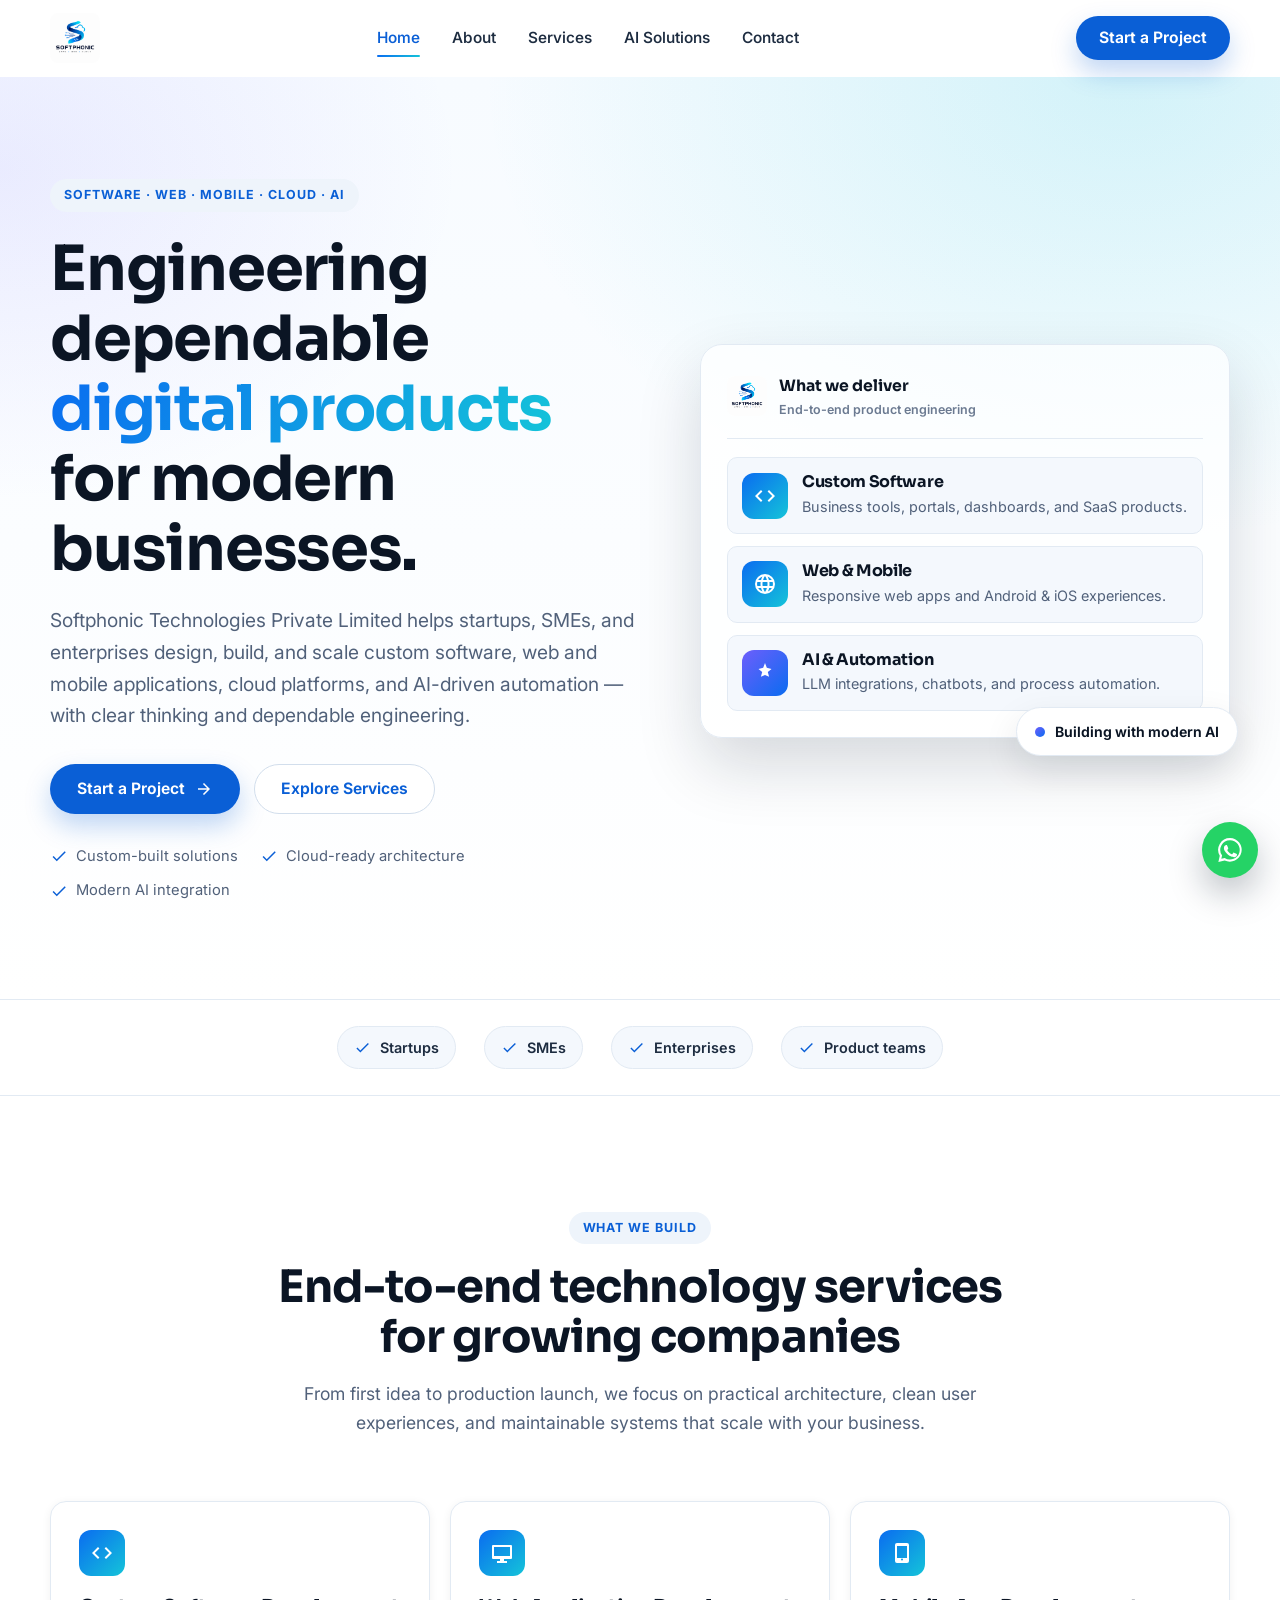
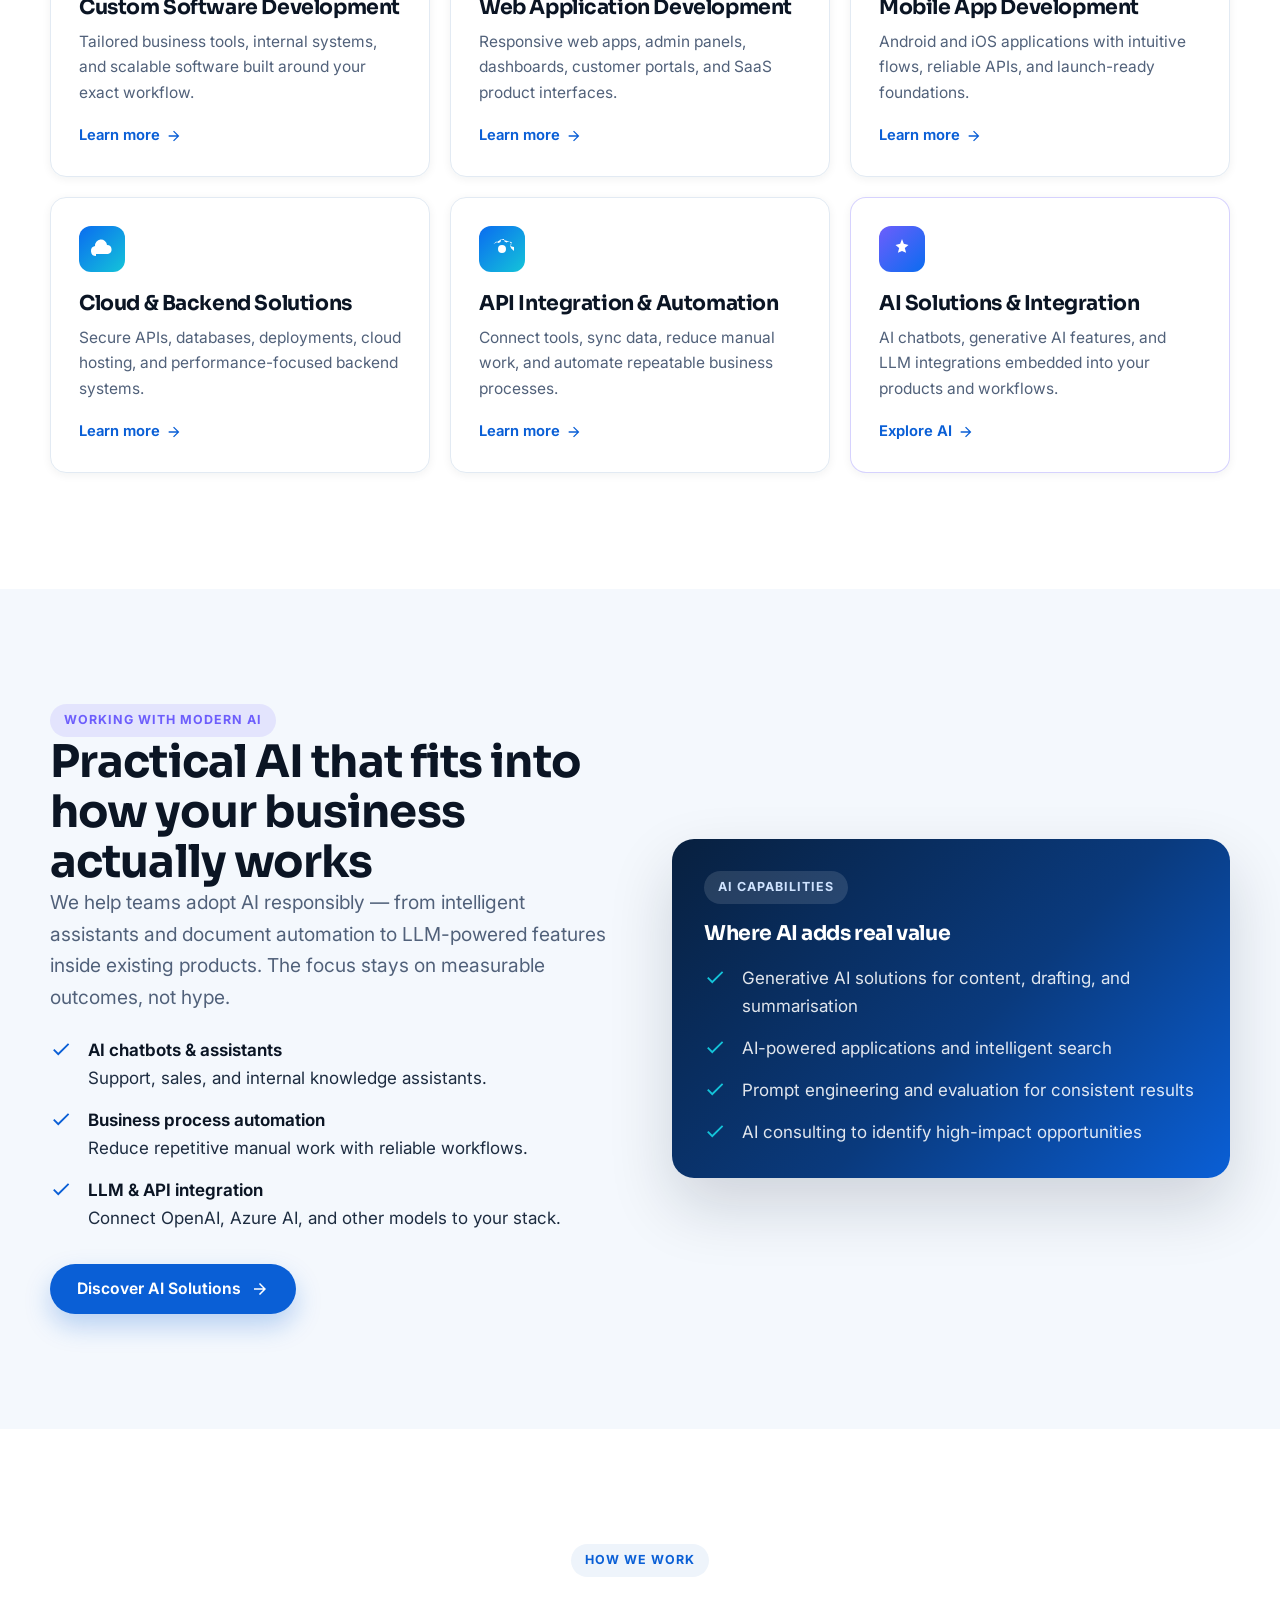
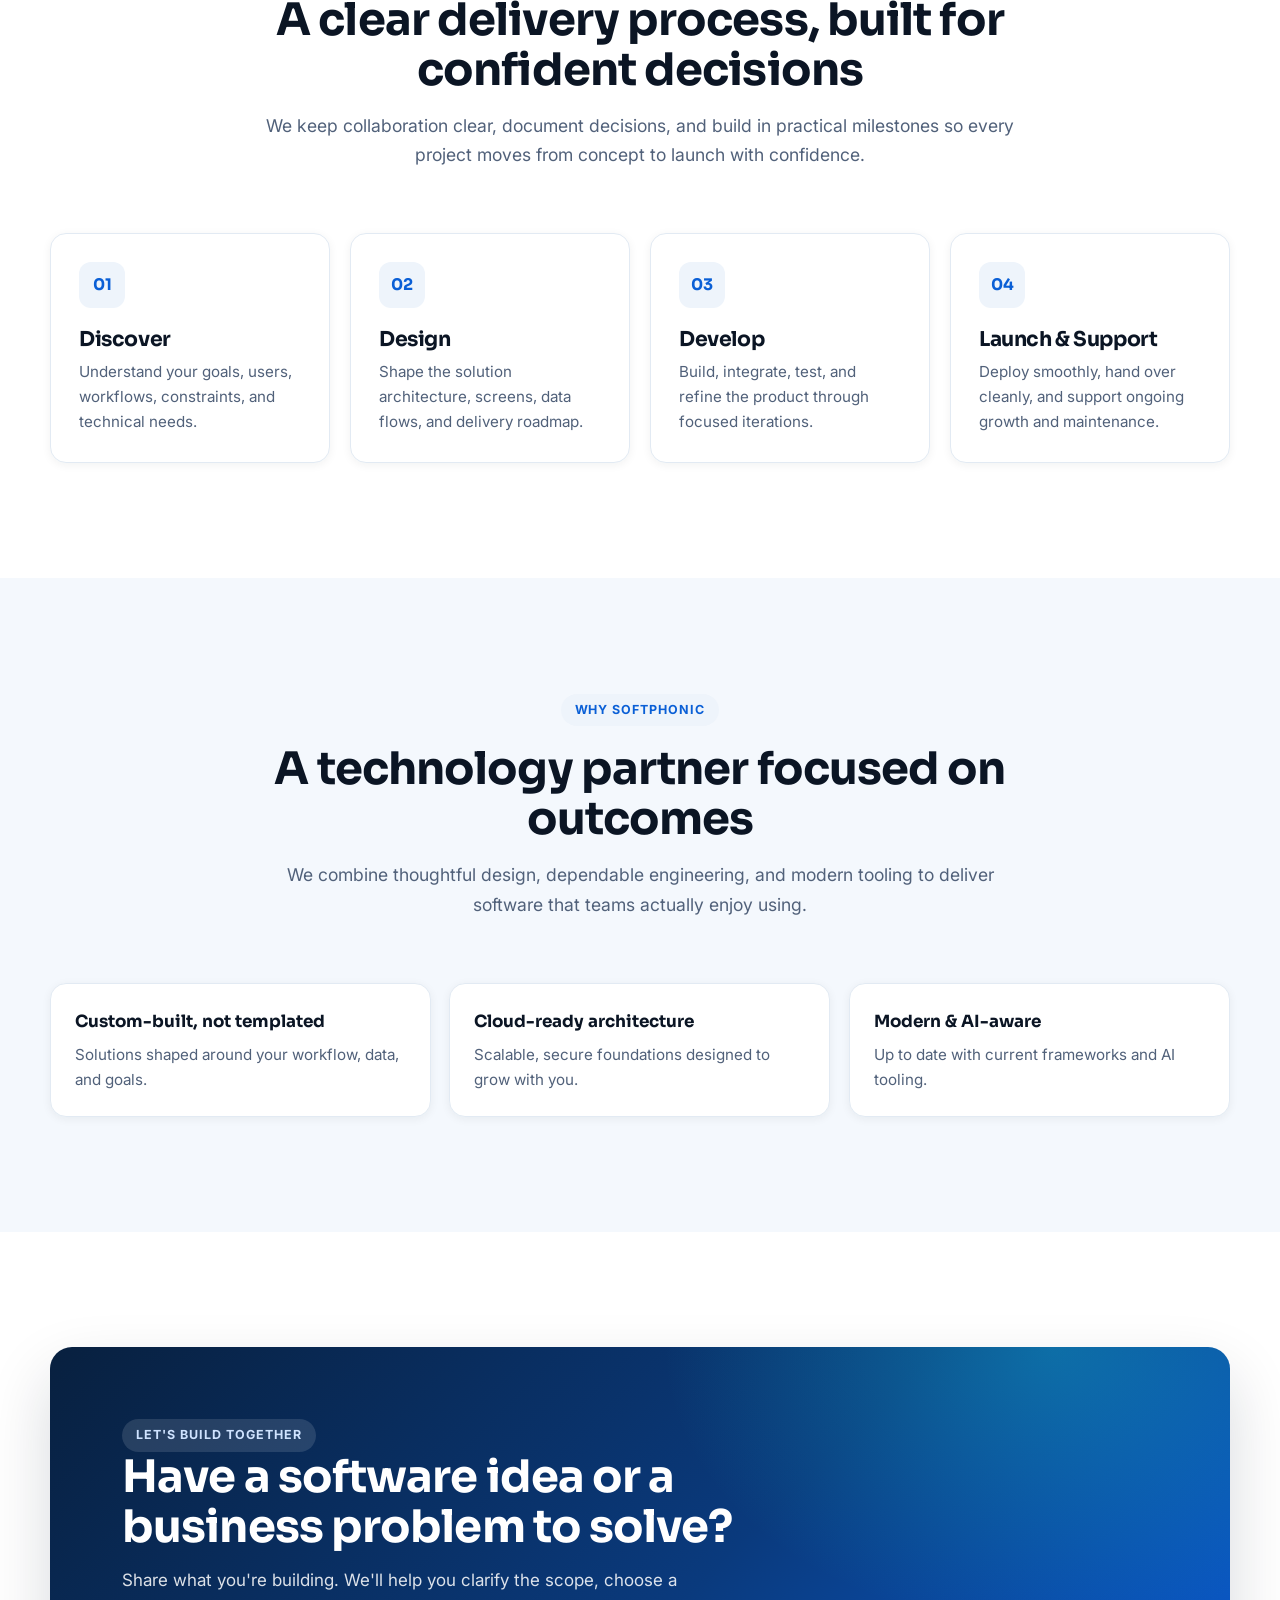
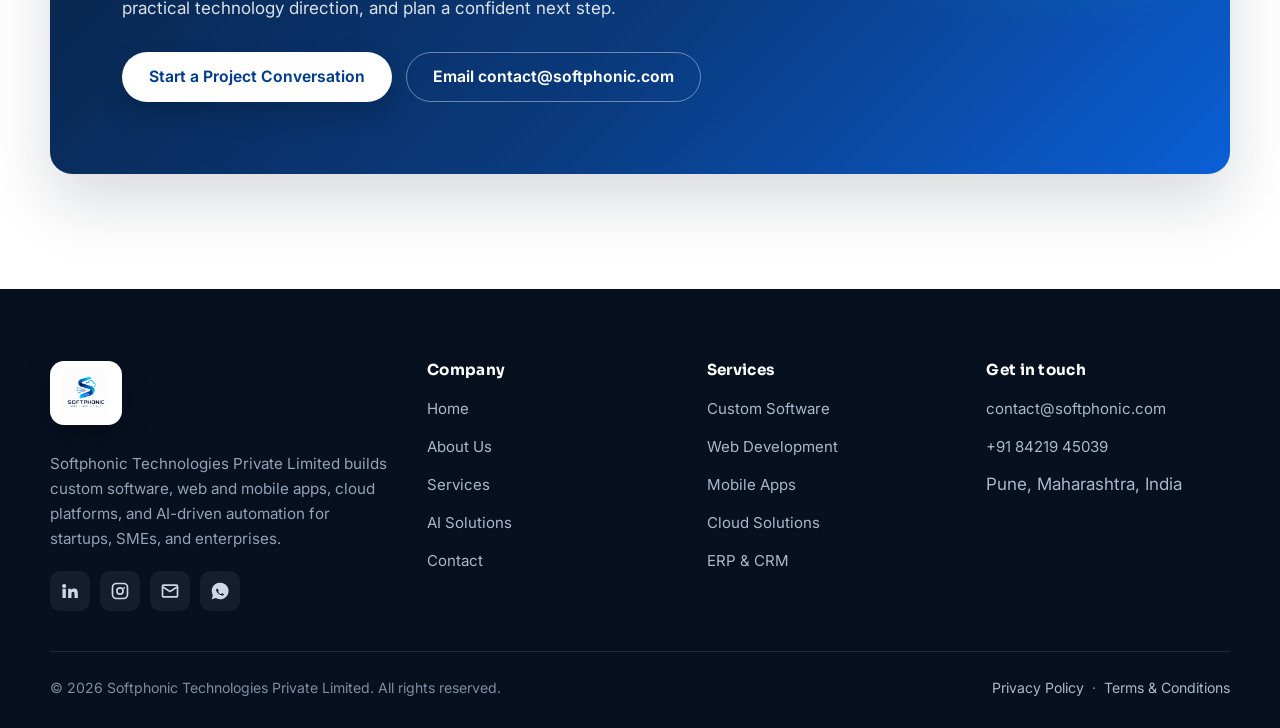
<file: index.html>
﻿<!DOCTYPE html>
<html lang="en">
<head>
  <meta charset="UTF-8">
  <meta name="viewport" content="width=device-width, initial-scale=1.0">
  <script>document.documentElement.classList.add('js');</script>
  <title>Softphonic Technologies | Custom Software, Web, Mobile, Cloud &amp; AI</title>
  <meta name="description" content="Softphonic Technologies Private Limited builds custom software, web and mobile apps, ERP/CRM, e-commerce, cloud platforms, and AI-driven automation for startups, SMEs, and enterprises.">
  <meta name="keywords" content="software development company, web development, mobile app development, ERP, CRM, e-commerce development, API development, cloud solutions, AI solutions, Pune India">
  <meta name="author" content="Softphonic Technologies Private Limited">
  <meta name="robots" content="index, follow">
  <meta name="theme-color" content="#0a5fd6">
  <link rel="canonical" href="https://softphonic.com/">

  <!-- Open Graph -->
  <meta property="og:type" content="website">
  <meta property="og:site_name" content="Softphonic Technologies">
  <meta property="og:title" content="Softphonic Technologies | Custom Software, Web, Mobile, Cloud &amp; AI">
  <meta property="og:description" content="Custom software, web and mobile apps, cloud platforms, and AI-driven automation for startups, SMEs, and enterprises.">
  <meta property="og:url" content="https://softphonic.com/">
  <meta property="og:image" content="https://softphonic.com/softphonic_logo.png">
  <meta property="og:locale" content="en_US">

  <!-- Twitter -->
  <meta name="twitter:card" content="summary_large_image">
  <meta name="twitter:title" content="Softphonic Technologies | Custom Software, Web, Mobile, Cloud &amp; AI">
  <meta name="twitter:description" content="Custom software, web and mobile apps, cloud platforms, and AI-driven automation for startups, SMEs, and enterprises.">
  <meta name="twitter:image" content="https://softphonic.com/softphonic_logo.png">

  <!-- Icons -->
  <link rel="icon" type="image/png" href="softphonic_logo.png">
  <link rel="apple-touch-icon" href="softphonic_logo.png">

  <!-- Fonts -->
  <link rel="preconnect" href="https://fonts.googleapis.com">
  <link rel="preconnect" href="https://fonts.gstatic.com" crossorigin>
  <link href="https://fonts.googleapis.com/css2?family=Inter:wght@400;500;600;700&family=Sora:wght@600;700&display=swap" rel="stylesheet">

  <link rel="stylesheet" href="assets/css/styles.css">

  <script type="application/ld+json">
  {
    "@context": "https://schema.org",
    "@type": "Organization",
    "name": "Softphonic Technologies Private Limited",
    "alternateName": "Softphonic Technologies",
    "url": "https://softphonic.com/",
    "logo": "https://softphonic.com/softphonic_logo.png",
    "description": "Software development company building custom software, web and mobile apps, cloud platforms, and AI-driven automation.",
    "email": "contact@softphonic.com",
    "telephone": "+91-84219-45039",
    "address": {
      "@type": "PostalAddress",
      "addressLocality": "Pune",
      "addressRegion": "Maharashtra",
      "addressCountry": "IN"
    },
    "sameAs": [
      "https://www.linkedin.com/company/softphonic-technologies/",
      "https://www.instagram.com/softphonic_technologies"
    ]
  }
  </script>
  <script type="application/ld+json">
  {
    "@context": "https://schema.org",
    "@type": "WebSite",
    "name": "Softphonic Technologies",
    "url": "https://softphonic.com/"
  }
  </script>
</head>
<body>
  <a class="skip-link" href="#main">Skip to main content</a>

  <header class="site-header">
    <div class="container nav">
      <a class="brand" href="index.html" aria-label="Softphonic Technologies — home">
        <img class="brand-mark" src="softphonic_logo.png" alt="" width="44" height="44">
        <span class="brand-text">
          <span class="brand-name">Softphonic</span>
          <span class="brand-line">Technologies</span>
        </span>
      </a>
      <button class="nav-toggle" type="button" aria-label="Toggle navigation menu" aria-expanded="false" aria-controls="nav-menu">
        <span></span>
      </button>
      <nav class="nav-menu" id="nav-menu" aria-label="Primary">
        <a class="nav-link" href="index.html">Home</a>
        <a class="nav-link" href="about.html">About</a>
        <a class="nav-link" href="services.html">Services</a>
        <a class="nav-link" href="ai-solutions.html">AI Solutions</a>
        <a class="nav-link" href="contact.html">Contact</a>
      </nav>
      <div class="nav-cta">
        <a class="btn" href="contact.html">Start a Project</a>
      </div>
    </div>
  </header>

  <main id="main">
    <!-- Hero -->
    <section class="hero" aria-labelledby="hero-title">
      <div class="container hero-grid">
        <div>
          <span class="kicker hero-eyebrow">Software · Web · Mobile · Cloud · AI</span>
          <h1 id="hero-title">Engineering dependable <span class="gradient-text">digital products</span> for modern businesses.</h1>
          <p class="hero-copy lead">
            Softphonic Technologies Private Limited helps startups, SMEs, and enterprises design,
            build, and scale custom software, web and mobile applications, cloud platforms, and
            AI-driven automation — with clear thinking and dependable engineering.
          </p>
          <div class="hero-actions">
            <a class="btn" href="contact.html">
              Start a Project
              <svg viewBox="0 0 24 24" aria-hidden="true"><path d="M4 11h12.2l-5.6-5.6L12 4l8 8-8 8-1.4-1.4 5.6-5.6H4z"/></svg>
            </a>
            <a class="btn btn-ghost" href="services.html">Explore Services</a>
          </div>
          <ul class="hero-trust">
            <li><svg viewBox="0 0 24 24" aria-hidden="true"><path d="M9 16.2 4.8 12l-1.4 1.4L9 19 21 7l-1.4-1.4z"/></svg> Custom-built solutions</li>
            <li><svg viewBox="0 0 24 24" aria-hidden="true"><path d="M9 16.2 4.8 12l-1.4 1.4L9 19 21 7l-1.4-1.4z"/></svg> Cloud-ready architecture</li>
            <li><svg viewBox="0 0 24 24" aria-hidden="true"><path d="M9 16.2 4.8 12l-1.4 1.4L9 19 21 7l-1.4-1.4z"/></svg> Modern AI integration</li>
          </ul>
        </div>

        <div class="hero-visual reveal">
          <div class="hero-panel">
            <div class="hero-panel-head">
              <img class="brand-mark" src="softphonic_logo.png" alt="" width="40" height="40">
              <div>
                <strong>What we deliver</strong>
                <span>End-to-end product engineering</span>
              </div>
            </div>
            <div class="cap-list">
              <article class="cap">
                <span class="icon-tile" aria-hidden="true">
                  <svg viewBox="0 0 24 24"><path d="M9.4 16.6 4.8 12l4.6-4.6L8 6l-6 6 6 6zm5.2 0L19.2 12l-4.6-4.6L16 6l6 6-6 6z"/></svg>
                </span>
                <div>
                  <h3>Custom Software</h3>
                  <p>Business tools, portals, dashboards, and SaaS products.</p>
                </div>
              </article>
              <article class="cap">
                <span class="icon-tile" aria-hidden="true">
                  <svg viewBox="0 0 24 24"><path d="M12 2a10 10 0 1 0 0 20 10 10 0 0 0 0-20zm6.9 6h-3a15.7 15.7 0 0 0-1.3-3.6A8 8 0 0 1 18.9 8zM12 4c.8 1.1 1.5 2.5 1.9 4h-3.8C10.5 6.5 11.2 5.1 12 4zM4.3 14a8 8 0 0 1 0-4h3.3a17.6 17.6 0 0 0 0 4zm.8 2h3a15.7 15.7 0 0 0 1.3 3.6A8 8 0 0 1 5.1 16zM8.1 8h-3a8 8 0 0 1 4.3-3.6A15.7 15.7 0 0 0 8.1 8zM12 20c-.8-1.1-1.5-2.5-1.9-4h3.8c-.4 1.5-1.1 2.9-1.9 4zm2.4-6H9.6a15.3 15.3 0 0 1 0-4h4.8a15.3 15.3 0 0 1 0 4zm.5 5.6A15.7 15.7 0 0 0 16.2 16h2.7a8 8 0 0 1-4 3.6zM16.4 14a17.6 17.6 0 0 0 0-4h3.3a8 8 0 0 1 0 4z"/></svg>
                </span>
                <div>
                  <h3>Web &amp; Mobile</h3>
                  <p>Responsive web apps and Android &amp; iOS experiences.</p>
                </div>
              </article>
              <article class="cap">
                <span class="icon-tile ai" aria-hidden="true">
                  <svg viewBox="0 0 24 24"><path d="M12 2l1.8 4.8L18.5 8l-3.7 3 1.3 4.8L12 13.9 7.9 15.8 9.2 11 5.5 8l4.7-1.2z"/></svg>
                </span>
                <div>
                  <h3>AI &amp; Automation</h3>
                  <p>LLM integrations, chatbots, and process automation.</p>
                </div>
              </article>
            </div>
          </div>
          <span class="hero-badge"><span class="dot" aria-hidden="true"></span> Building with modern AI</span>
        </div>
      </div>
    </section>

    <!-- Trust strip -->
    <div class="trust-strip" aria-label="Who we work with">
      <div class="container">
        <span class="trust-pill"><svg viewBox="0 0 24 24" aria-hidden="true"><path d="M9 16.2 4.8 12l-1.4 1.4L9 19 21 7l-1.4-1.4z"/></svg> Startups</span>
        <span class="trust-pill"><svg viewBox="0 0 24 24" aria-hidden="true"><path d="M9 16.2 4.8 12l-1.4 1.4L9 19 21 7l-1.4-1.4z"/></svg> SMEs</span>
        <span class="trust-pill"><svg viewBox="0 0 24 24" aria-hidden="true"><path d="M9 16.2 4.8 12l-1.4 1.4L9 19 21 7l-1.4-1.4z"/></svg> Enterprises</span>
        <span class="trust-pill"><svg viewBox="0 0 24 24" aria-hidden="true"><path d="M9 16.2 4.8 12l-1.4 1.4L9 19 21 7l-1.4-1.4z"/></svg> Product teams</span>
      </div>
    </div>

    <!-- Services -->
    <section aria-labelledby="services-title">
      <div class="container">
        <div class="section-head">
          <span class="kicker">What we build</span>
          <h2 id="services-title">End-to-end technology services for growing companies</h2>
          <p>From first idea to production launch, we focus on practical architecture, clean user
            experiences, and maintainable systems that scale with your business.</p>
        </div>

        <div class="grid grid-3">
          <article class="card reveal">
            <span class="icon-tile" aria-hidden="true"><svg viewBox="0 0 24 24"><path d="M9.4 16.6 4.8 12l4.6-4.6L8 6l-6 6 6 6zm5.2 0L19.2 12l-4.6-4.6L16 6l6 6-6 6z"/></svg></span>
            <h3>Custom Software Development</h3>
            <p>Tailored business tools, internal systems, and scalable software built around your exact workflow.</p>
            <a class="card-link" href="services.html#software">Learn more <svg viewBox="0 0 24 24" aria-hidden="true"><path d="M4 11h12.2l-5.6-5.6L12 4l8 8-8 8-1.4-1.4 5.6-5.6H4z"/></svg></a>
          </article>
          <article class="card reveal" data-delay="1">
            <span class="icon-tile" aria-hidden="true"><svg viewBox="0 0 24 24"><path d="M3 4h18a1 1 0 0 1 1 1v12a1 1 0 0 1-1 1h-7v2h3v2H7v-2h3v-2H3a1 1 0 0 1-1-1V5a1 1 0 0 1 1-1zm1 2v9h16V6z"/></svg></span>
            <h3>Web Application Development</h3>
            <p>Responsive web apps, admin panels, dashboards, customer portals, and SaaS product interfaces.</p>
            <a class="card-link" href="services.html#web">Learn more <svg viewBox="0 0 24 24" aria-hidden="true"><path d="M4 11h12.2l-5.6-5.6L12 4l8 8-8 8-1.4-1.4 5.6-5.6H4z"/></svg></a>
          </article>
          <article class="card reveal" data-delay="2">
            <span class="icon-tile" aria-hidden="true"><svg viewBox="0 0 24 24"><path d="M7 2h10a2 2 0 0 1 2 2v16a2 2 0 0 1-2 2H7a2 2 0 0 1-2-2V4a2 2 0 0 1 2-2zm0 3v12h10V5zm5 14.5a1 1 0 1 0 0-2 1 1 0 0 0 0 2z"/></svg></span>
            <h3>Mobile App Development</h3>
            <p>Android and iOS applications with intuitive flows, reliable APIs, and launch-ready foundations.</p>
            <a class="card-link" href="services.html#mobile">Learn more <svg viewBox="0 0 24 24" aria-hidden="true"><path d="M4 11h12.2l-5.6-5.6L12 4l8 8-8 8-1.4-1.4 5.6-5.6H4z"/></svg></a>
          </article>
          <article class="card reveal">
            <span class="icon-tile" aria-hidden="true"><svg viewBox="0 0 24 24"><path d="M6 19a5 5 0 0 1-1-9.9A6 6 0 0 1 17 8a4.5 4.5 0 0 1 1 8.9V17H6z"/></svg></span>
            <h3>Cloud &amp; Backend Solutions</h3>
            <p>Secure APIs, databases, deployments, cloud hosting, and performance-focused backend systems.</p>
            <a class="card-link" href="services.html#cloud">Learn more <svg viewBox="0 0 24 24" aria-hidden="true"><path d="M4 11h12.2l-5.6-5.6L12 4l8 8-8 8-1.4-1.4 5.6-5.6H4z"/></svg></a>
          </article>
          <article class="card reveal" data-delay="1">
            <span class="icon-tile" aria-hidden="true"><svg viewBox="0 0 24 24"><path d="M10 2h4l.5 2.6 2.1.9 2.2-1.4 2.8 2.8-1.4 2.2.9 2.1L24 14v-4l-2.6-.5-.9-2.1 1.4-2.2M3.4 7.3 6.2 4.5l2.2 1.4 2.1-.9L11 2.4M12 8a4 4 0 1 1 0 8 4 4 0 0 1 0-8z"/></svg></span>
            <h3>API Integration &amp; Automation</h3>
            <p>Connect tools, sync data, reduce manual work, and automate repeatable business processes.</p>
            <a class="card-link" href="services.html#integration">Learn more <svg viewBox="0 0 24 24" aria-hidden="true"><path d="M4 11h12.2l-5.6-5.6L12 4l8 8-8 8-1.4-1.4 5.6-5.6H4z"/></svg></a>
          </article>
          <article class="card reveal feature-ai" data-delay="2">
            <span class="icon-tile ai" aria-hidden="true"><svg viewBox="0 0 24 24"><path d="M12 2l1.8 4.8L18.5 8l-3.7 3 1.3 4.8L12 13.9 7.9 15.8 9.2 11 5.5 8l4.7-1.2z"/></svg></span>
            <h3>AI Solutions &amp; Integration</h3>
            <p>AI chatbots, generative AI features, and LLM integrations embedded into your products and workflows.</p>
            <a class="card-link" href="ai-solutions.html">Explore AI <svg viewBox="0 0 24 24" aria-hidden="true"><path d="M4 11h12.2l-5.6-5.6L12 4l8 8-8 8-1.4-1.4 5.6-5.6H4z"/></svg></a>
          </article>
        </div>
      </div>
    </section>

    <!-- AI highlight -->
    <section class="bg-soft" aria-labelledby="ai-title">
      <div class="container">
        <div class="split">
          <div class="reveal">
            <span class="kicker ai">Working with modern AI</span>
            <h2 id="ai-title">Practical AI that fits into how your business actually works</h2>
            <p class="lead">We help teams adopt AI responsibly — from intelligent assistants and document
              automation to LLM-powered features inside existing products. The focus stays on measurable
              outcomes, not hype.</p>
            <ul class="checklist">
              <li><svg viewBox="0 0 24 24" aria-hidden="true"><path d="M9 16.2 4.8 12l-1.4 1.4L9 19 21 7l-1.4-1.4z"/></svg><span><strong>AI chatbots &amp; assistants</strong> Support, sales, and internal knowledge assistants.</span></li>
              <li><svg viewBox="0 0 24 24" aria-hidden="true"><path d="M9 16.2 4.8 12l-1.4 1.4L9 19 21 7l-1.4-1.4z"/></svg><span><strong>Business process automation</strong> Reduce repetitive manual work with reliable workflows.</span></li>
              <li><svg viewBox="0 0 24 24" aria-hidden="true"><path d="M9 16.2 4.8 12l-1.4 1.4L9 19 21 7l-1.4-1.4z"/></svg><span><strong>LLM &amp; API integration</strong> Connect OpenAI, Azure AI, and other models to your stack.</span></li>
            </ul>
            <div class="hero-actions">
              <a class="btn" href="ai-solutions.html">Discover AI Solutions
                <svg viewBox="0 0 24 24" aria-hidden="true"><path d="M4 11h12.2l-5.6-5.6L12 4l8 8-8 8-1.4-1.4 5.6-5.6H4z"/></svg>
              </a>
            </div>
          </div>
          <div class="media reveal" data-delay="1">
            <span class="kicker on-dark">AI capabilities</span>
            <h3 style="margin-top:16px;">Where AI adds real value</h3>
            <ul class="checklist on-dark" style="margin-top:18px;">
              <li><svg viewBox="0 0 24 24" aria-hidden="true"><path d="M9 16.2 4.8 12l-1.4 1.4L9 19 21 7l-1.4-1.4z"/></svg><span>Generative AI solutions for content, drafting, and summarisation</span></li>
              <li><svg viewBox="0 0 24 24" aria-hidden="true"><path d="M9 16.2 4.8 12l-1.4 1.4L9 19 21 7l-1.4-1.4z"/></svg><span>AI-powered applications and intelligent search</span></li>
              <li><svg viewBox="0 0 24 24" aria-hidden="true"><path d="M9 16.2 4.8 12l-1.4 1.4L9 19 21 7l-1.4-1.4z"/></svg><span>Prompt engineering and evaluation for consistent results</span></li>
              <li><svg viewBox="0 0 24 24" aria-hidden="true"><path d="M9 16.2 4.8 12l-1.4 1.4L9 19 21 7l-1.4-1.4z"/></svg><span>AI consulting to identify high-impact opportunities</span></li>
            </ul>
          </div>
        </div>
      </div>
    </section>

    <!-- Process -->
    <section aria-labelledby="process-title">
      <div class="container">
        <div class="section-head">
          <span class="kicker">How we work</span>
          <h2 id="process-title">A clear delivery process, built for confident decisions</h2>
          <p>We keep collaboration clear, document decisions, and build in practical milestones so every
            project moves from concept to launch with confidence.</p>
        </div>
        <div class="grid grid-4 steps">
          <article class="step reveal">
            <h3>Discover</h3>
            <p>Understand your goals, users, workflows, constraints, and technical needs.</p>
          </article>
          <article class="step reveal" data-delay="1">
            <h3>Design</h3>
            <p>Shape the solution architecture, screens, data flows, and delivery roadmap.</p>
          </article>
          <article class="step reveal" data-delay="2">
            <h3>Develop</h3>
            <p>Build, integrate, test, and refine the product through focused iterations.</p>
          </article>
          <article class="step reveal" data-delay="3">
            <h3>Launch &amp; Support</h3>
            <p>Deploy smoothly, hand over cleanly, and support ongoing growth and maintenance.</p>
          </article>
        </div>
      </div>
    </section>

    <!-- Why us -->
    <section class="bg-soft" aria-labelledby="why-title">
      <div class="container">
        <div class="section-head">
          <span class="kicker">Why Softphonic</span>
          <h2 id="why-title">A technology partner focused on outcomes</h2>
          <p>We combine thoughtful design, dependable engineering, and modern tooling to deliver software
            that teams actually enjoy using.</p>
        </div>
        <div class="value-grid">
          <div class="value reveal"><strong>Custom-built, not templated</strong><span>Solutions shaped around your workflow, data, and goals.</span></div>
          <div class="value reveal" data-delay="1"><strong>Cloud-ready architecture</strong><span>Scalable, secure foundations designed to grow with you.</span></div>
          <div class="value reveal" data-delay="2"><strong>Modern &amp; AI-aware</strong><span>Up to date with current frameworks and AI tooling.</span></div>
        </div>
      </div>
    </section>

    <!-- CTA -->
    <section>
      <div class="container">
        <div class="cta-band reveal">
          <span class="kicker on-dark">Let's build together</span>
          <h2>Have a software idea or a business problem to solve?</h2>
          <p>Share what you're building. We'll help you clarify the scope, choose a practical technology
            direction, and plan a confident next step.</p>
          <div class="hero-actions">
            <a class="btn btn-light" href="contact.html">Start a Project Conversation</a>
            <a class="btn btn-outline-light" href="mailto:contact@softphonic.com">Email contact@softphonic.com</a>
          </div>
        </div>
      </div>
    </section>
  </main>

  <!-- Footer -->
  <footer class="site-footer">
    <div class="container">
      <div class="footer-grid">
        <div class="footer-brand">
          <a class="brand" href="index.html" aria-label="Softphonic Technologies — home">
            <img class="brand-mark" src="softphonic_logo.png" alt="" width="44" height="44">
            <span class="brand-text">
              <span class="brand-name">Softphonic</span>
              <span class="brand-line">Technologies</span>
            </span>
          </a>
          <p class="footer-about">Softphonic Technologies Private Limited builds custom software, web and
            mobile apps, cloud platforms, and AI-driven automation for startups, SMEs, and enterprises.</p>
          <div class="footer-social">
            <a href="https://www.linkedin.com/company/softphonic-technologies/" target="_blank" rel="noopener noreferrer" aria-label="Softphonic on LinkedIn">
              <svg viewBox="0 0 24 24" aria-hidden="true"><path d="M4.98 3.5a2.5 2.5 0 1 1 0 5 2.5 2.5 0 0 1 0-5ZM3 9.4h4v11.1H3V9.4Zm6.2 0h3.8v1.5c.6-.9 1.8-1.8 3.7-1.8 4 0 4.7 2.6 4.7 6v5.4h-4v-4.8c0-1.2 0-2.7-1.7-2.7s-1.9 1.3-1.9 2.6v4.9h-4V9.4Z"/></svg>
            </a>
            <a href="https://www.instagram.com/softphonic_technologies" target="_blank" rel="noopener noreferrer" aria-label="Softphonic on Instagram">
              <svg viewBox="0 0 24 24" aria-hidden="true"><path d="M7.8 2h8.4A5.8 5.8 0 0 1 22 7.8v8.4a5.8 5.8 0 0 1-5.8 5.8H7.8A5.8 5.8 0 0 1 2 16.2V7.8A5.8 5.8 0 0 1 7.8 2Zm0 2A3.8 3.8 0 0 0 4 7.8v8.4A3.8 3.8 0 0 0 7.8 20h8.4a3.8 3.8 0 0 0 3.8-3.8V7.8A3.8 3.8 0 0 0 16.2 4H7.8Zm4.2 3.3a4.7 4.7 0 1 1 0 9.4 4.7 4.7 0 0 1 0-9.4Zm0 2a2.7 2.7 0 1 0 0 5.4 2.7 2.7 0 0 0 0-5.4Zm5-2.2a1.1 1.1 0 1 1 0 2.2 1.1 1.1 0 0 1 0-2.2Z"/></svg>
            </a>
            <a href="mailto:contact@softphonic.com" aria-label="Email Softphonic">
              <svg viewBox="0 0 24 24" aria-hidden="true"><path d="M4 4h16a2 2 0 0 1 2 2v12a2 2 0 0 1-2 2H4a2 2 0 0 1-2-2V6a2 2 0 0 1 2-2zm0 2v.4l8 5 8-5V6H4zm16 2.8-8 5-8-5V18h16z"/></svg>
            </a>
            <a href="https://wa.me/918421945039" target="_blank" rel="noopener noreferrer" aria-label="WhatsApp Softphonic">
              <svg viewBox="0 0 24 24" aria-hidden="true"><path d="M12 2a10 10 0 0 0-8.6 15l-1.3 4.8 4.9-1.3A10 10 0 1 0 12 2zm5.3 14c-.2.7-1.3 1.3-1.8 1.3s-1.6.2-3.6-.7a9 9 0 0 1-3.7-3.3c-.3-.5-.9-1.5-.9-2.4s.5-1.3.7-1.5.4-.2.6-.2h.4c.2 0 .4 0 .6.5l.7 1.7c0 .2.1.3 0 .5l-.4.5c-.2.2-.3.3-.1.6s.6 1 1.3 1.6c.9.8 1.5 1 1.8 1.1s.4 0 .6-.1l.7-.8c.2-.3.4-.2.6-.1l1.6.8c.2.1.4.2.4.3s0 .6-.2 1.1z"/></svg>
            </a>
          </div>
        </div>
        <div class="footer-col">
          <h4>Company</h4>
          <ul>
            <li><a href="index.html">Home</a></li>
            <li><a href="about.html">About Us</a></li>
            <li><a href="services.html">Services</a></li>
            <li><a href="ai-solutions.html">AI Solutions</a></li>
            <li><a href="contact.html">Contact</a></li>
          </ul>
        </div>
        <div class="footer-col">
          <h4>Services</h4>
          <ul>
            <li><a href="services.html#software">Custom Software</a></li>
            <li><a href="services.html#web">Web Development</a></li>
            <li><a href="services.html#mobile">Mobile Apps</a></li>
            <li><a href="services.html#cloud">Cloud Solutions</a></li>
            <li><a href="services.html#erp">ERP &amp; CRM</a></li>
          </ul>
        </div>
        <div class="footer-col">
          <h4>Get in touch</h4>
          <ul>
            <li><a href="mailto:contact@softphonic.com">contact@softphonic.com</a></li>
            <li><a href="tel:+918421945039">+91 84219 45039</a></li>
            <li>Pune, Maharashtra, India</li>
          </ul>
        </div>
      </div>
      <div class="footer-bottom">
        <span>© <span id="year">2026</span> Softphonic Technologies Private Limited. All rights reserved.</span>
        <nav aria-label="Legal">
          <a href="privacy-policy.html">Privacy Policy</a>
          &nbsp;·&nbsp;
          <a href="terms-and-conditions.html">Terms &amp; Conditions</a>
        </nav>
      </div>
    </div>
  </footer>

  <a class="whatsapp-float" href="https://wa.me/918421945039?text=Hello%20Softphonic%20Technologies%2C%20I%20would%20like%20to%20discuss%20a%20project." target="_blank" rel="noopener noreferrer" aria-label="Chat with Softphonic on WhatsApp">
    <svg viewBox="0 0 32 32" aria-hidden="true"><path d="M16.03 3.2A12.66 12.66 0 0 0 5.1 22.23L3.6 28.8l6.72-1.55A12.65 12.65 0 1 0 16.03 3.2Zm0 2.3a10.35 10.35 0 1 1-5.26 19.27l-.38-.23-3.65.84.82-3.55-.25-.39A10.35 10.35 0 0 1 16.03 5.5Zm-4.41 5.3c-.23 0-.6.08-.92.43-.31.35-1.2 1.17-1.2 2.85s1.23 3.31 1.4 3.54c.17.23 2.37 3.79 5.85 5.16 2.89 1.14 3.48.91 4.11.86.63-.06 2.03-.83 2.31-1.63.29-.8.29-1.49.2-1.63-.08-.14-.31-.23-.66-.4-.34-.18-2.02-1-2.34-1.11-.31-.12-.54-.18-.77.17-.23.34-.88 1.1-1.08 1.33-.2.23-.4.26-.74.09-.34-.18-1.45-.54-2.76-1.71-1.02-.91-1.71-2.03-1.91-2.37-.2-.35-.02-.53.15-.71.15-.15.34-.4.51-.6.17-.2.23-.34.34-.57.12-.23.06-.43-.03-.6-.08-.17-.77-1.86-1.05-2.54-.28-.67-.56-.58-.77-.59h-.66Z"/></svg>
    <span class="sr-only">Chat on WhatsApp</span>
  </a>

  <button class="to-top" type="button" aria-label="Back to top">
    <svg viewBox="0 0 24 24" aria-hidden="true"><path d="M12 6l8 8-1.4 1.4L12 8.8l-6.6 6.6L4 14z"/></svg>
  </button>

  <script src="assets/js/site.js" defer></script>
</body>
</html>
</file>
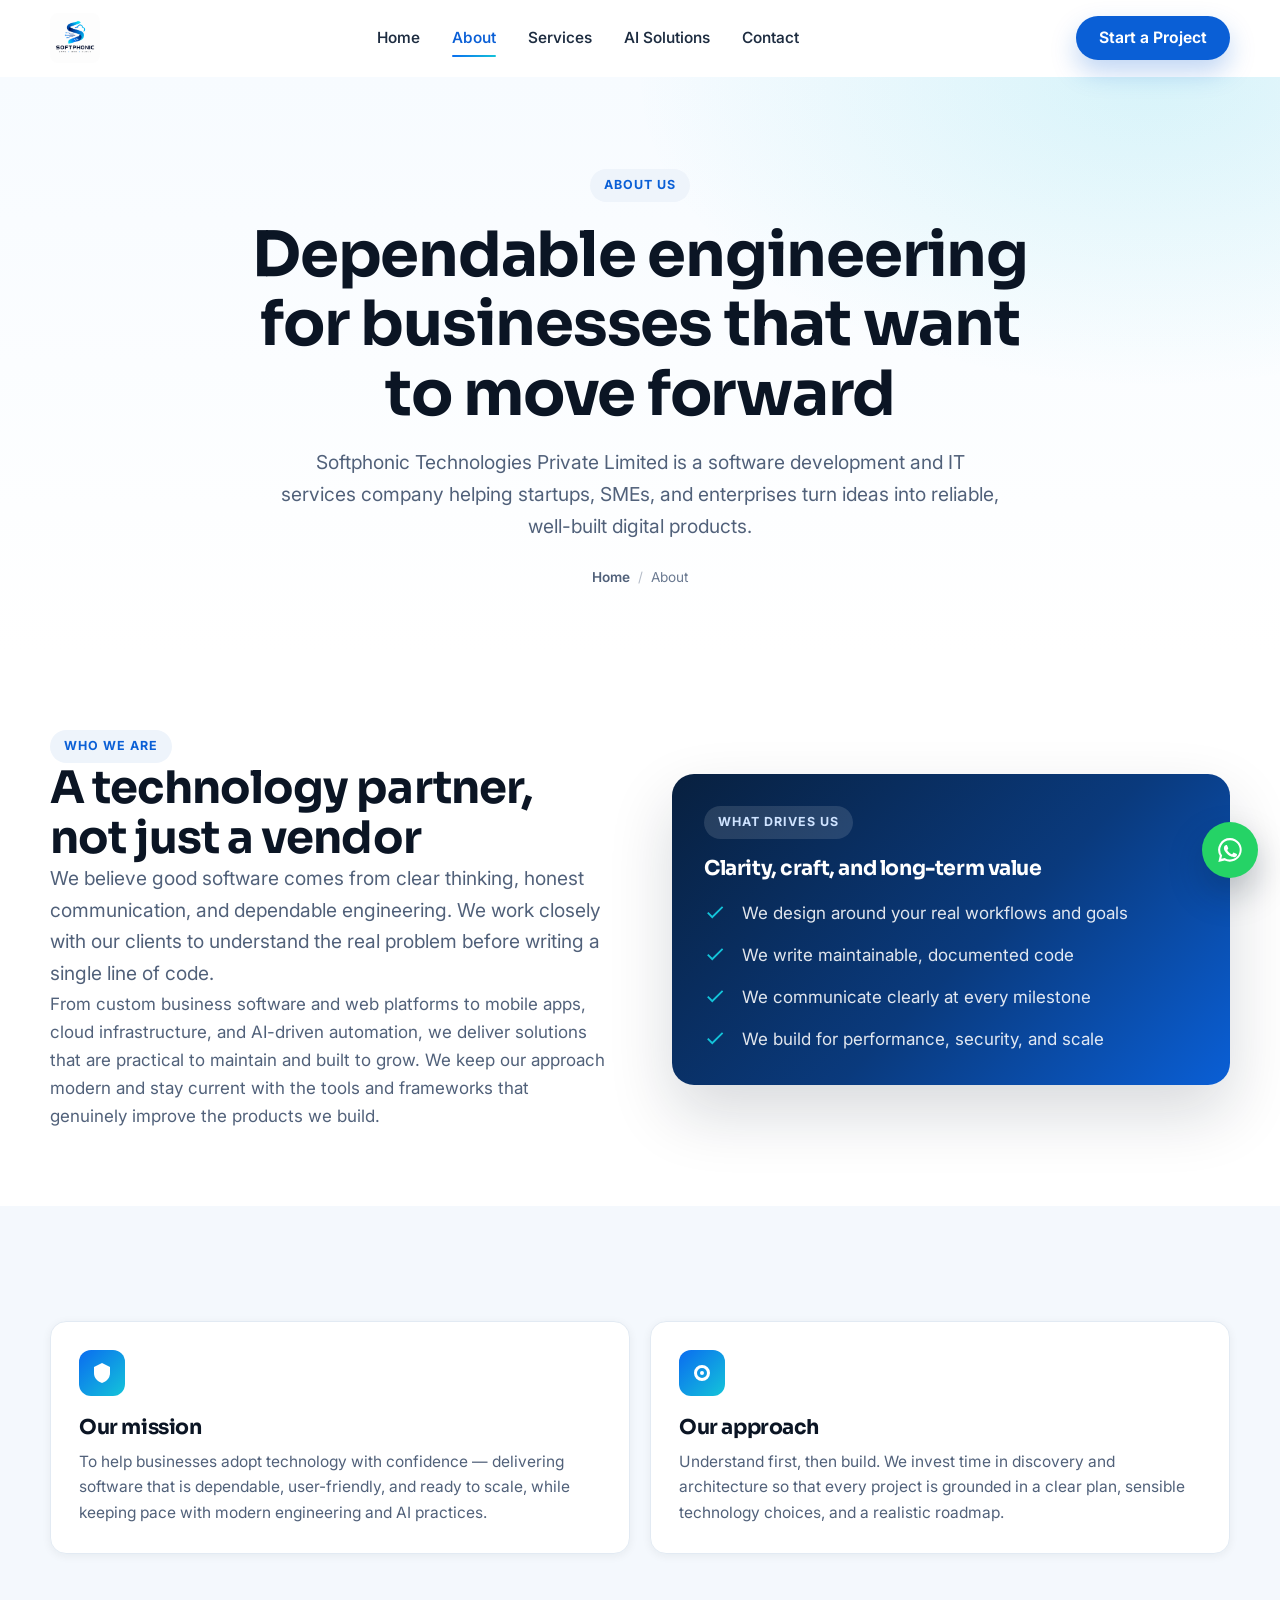
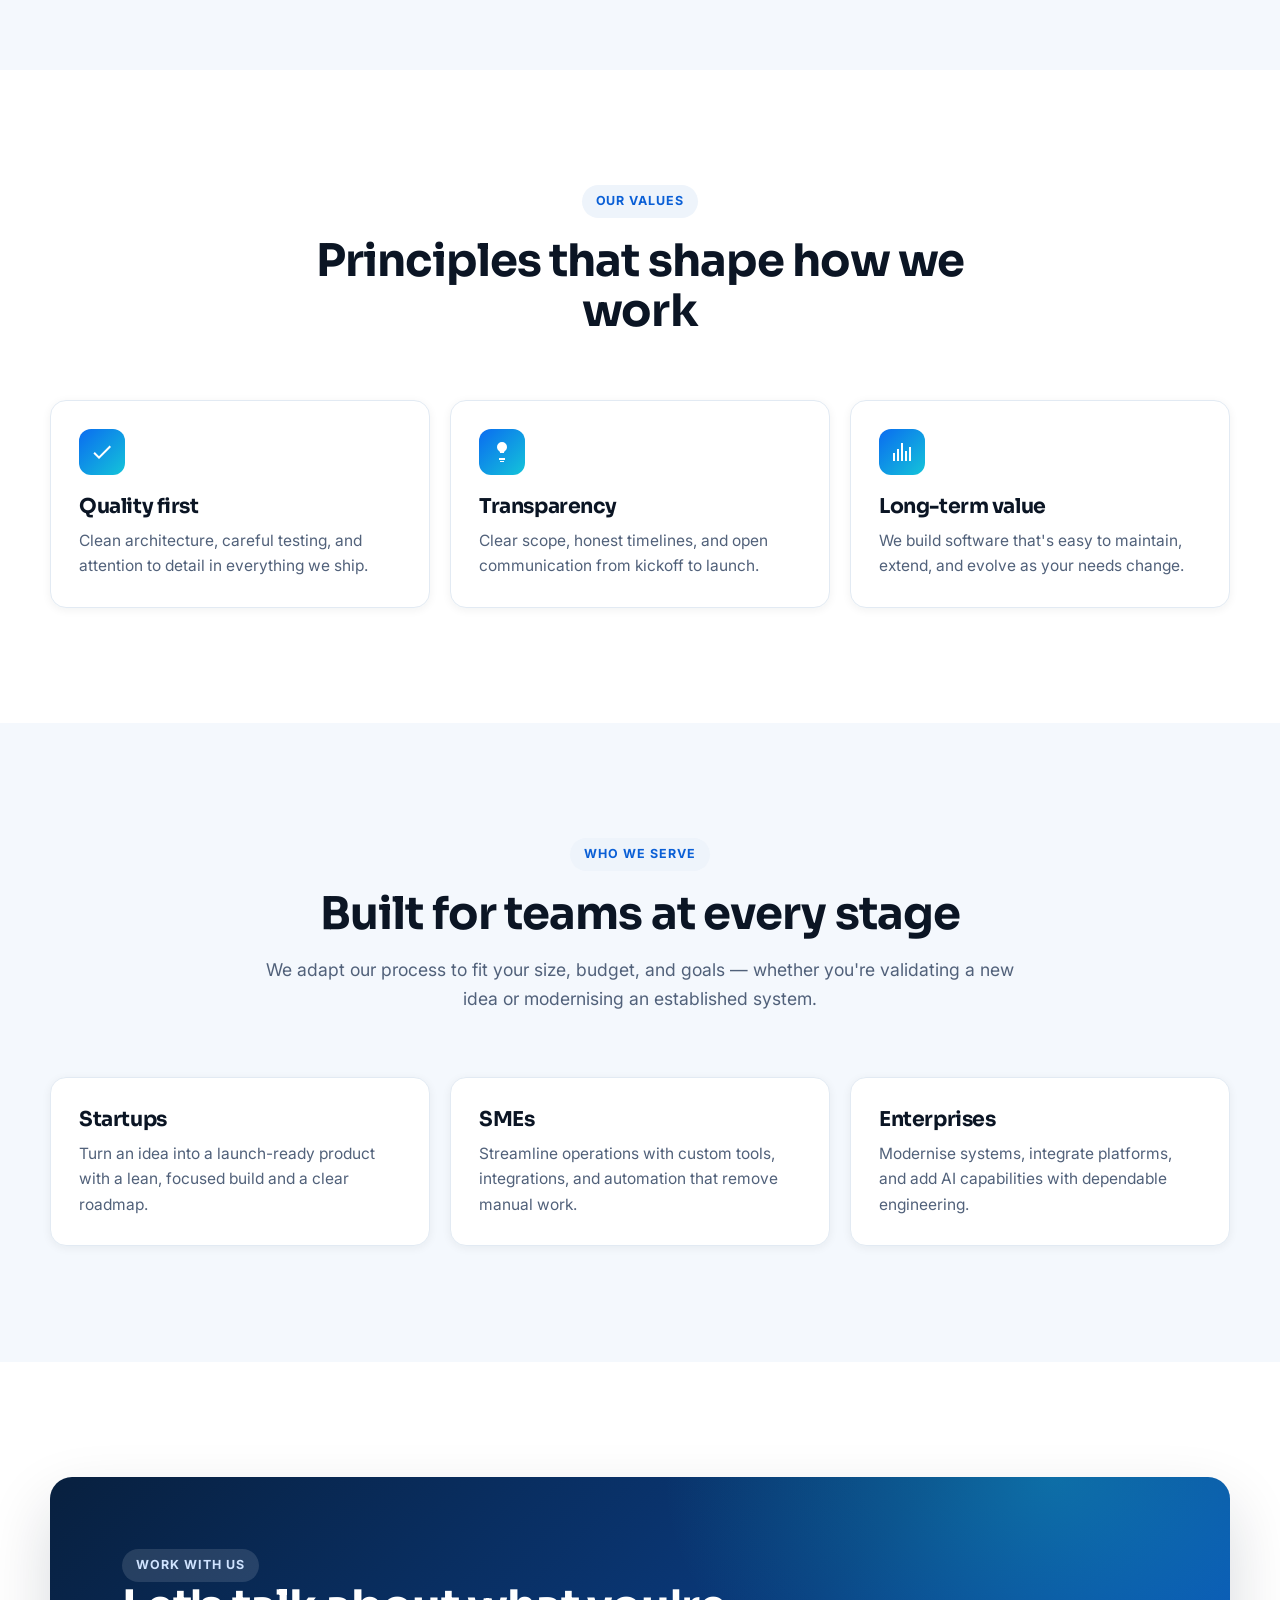
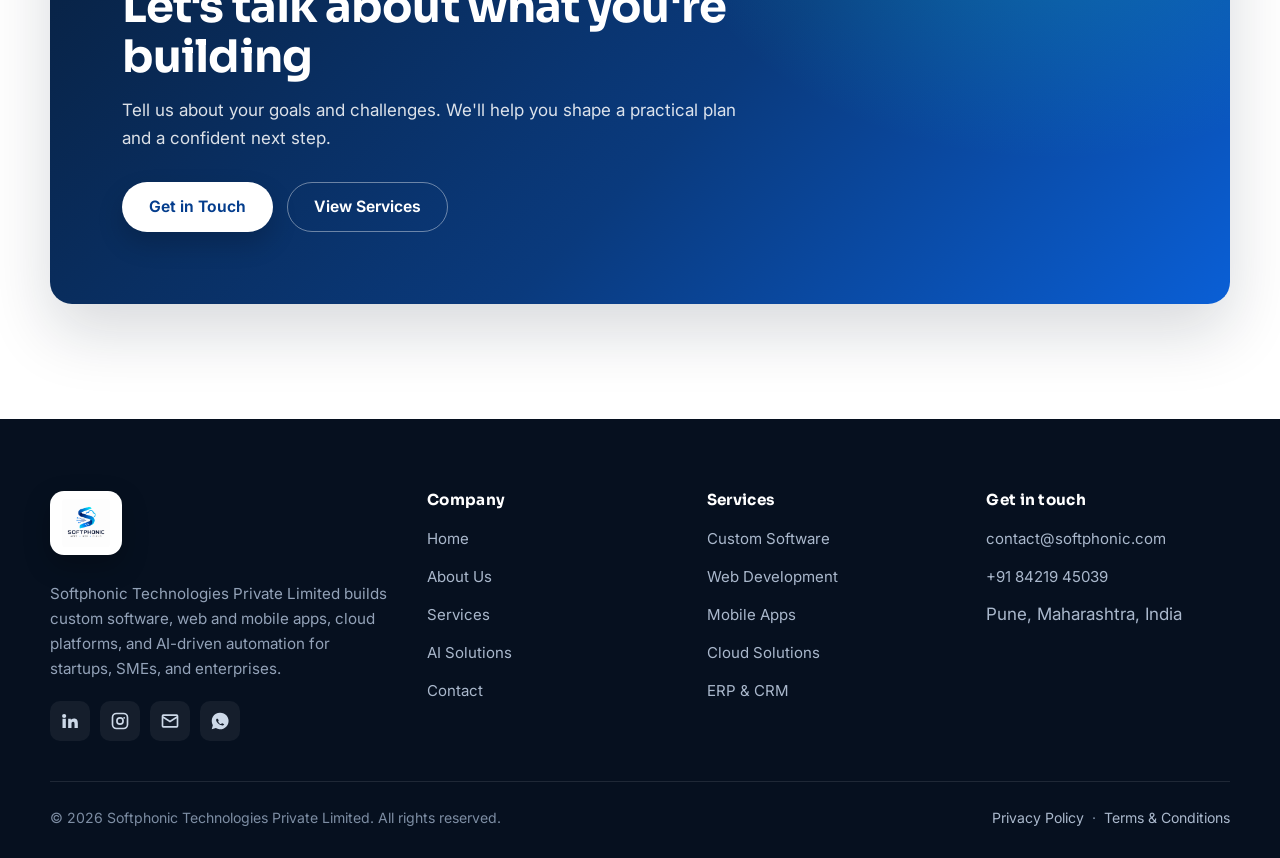
<file: about.html>
<!DOCTYPE html>
<html lang="en">
<head>
  <meta charset="UTF-8">
  <meta name="viewport" content="width=device-width, initial-scale=1.0">
  <script>document.documentElement.classList.add('js');</script>
  <title>About Us | Softphonic Technologies Private Limited</title>
  <meta name="description" content="Softphonic Technologies is a software development company building dependable custom software, web and mobile apps, cloud platforms, and AI solutions for startups, SMEs, and enterprises.">
  <meta name="author" content="Softphonic Technologies Private Limited">
  <meta name="robots" content="index, follow">
  <meta name="theme-color" content="#0a5fd6">
  <link rel="canonical" href="https://softphonic.com/about.html">

  <meta property="og:type" content="website">
  <meta property="og:site_name" content="Softphonic Technologies">
  <meta property="og:title" content="About Softphonic Technologies">
  <meta property="og:description" content="A software development company focused on dependable engineering, clean design, and modern AI-aware solutions.">
  <meta property="og:url" content="https://softphonic.com/about.html">
  <meta property="og:image" content="https://softphonic.com/softphonic_logo.png">
  <meta name="twitter:card" content="summary_large_image">
  <meta name="twitter:title" content="About Softphonic Technologies">
  <meta name="twitter:description" content="A software development company focused on dependable engineering, clean design, and modern AI-aware solutions.">
  <meta name="twitter:image" content="https://softphonic.com/softphonic_logo.png">

  <link rel="icon" type="image/png" href="softphonic_logo.png">
  <link rel="apple-touch-icon" href="softphonic_logo.png">

  <link rel="preconnect" href="https://fonts.googleapis.com">
  <link rel="preconnect" href="https://fonts.gstatic.com" crossorigin>
  <link href="https://fonts.googleapis.com/css2?family=Inter:wght@400;500;600;700&family=Sora:wght@600;700&display=swap" rel="stylesheet">
  <link rel="stylesheet" href="assets/css/styles.css">

  <script type="application/ld+json">
  {
    "@context": "https://schema.org",
    "@type": "BreadcrumbList",
    "itemListElement": [
      { "@type": "ListItem", "position": 1, "name": "Home", "item": "https://softphonic.com/" },
      { "@type": "ListItem", "position": 2, "name": "About", "item": "https://softphonic.com/about.html" }
    ]
  }
  </script>
</head>
<body>
  <a class="skip-link" href="#main">Skip to main content</a>

  <header class="site-header">
    <div class="container nav">
      <a class="brand" href="index.html" aria-label="Softphonic Technologies — home">
        <img class="brand-mark" src="softphonic_logo.png" alt="" width="44" height="44">
        <span class="brand-text">
          <span class="brand-name">Softphonic</span>
          <span class="brand-line">Technologies</span>
        </span>
      </a>
      <button class="nav-toggle" type="button" aria-label="Toggle navigation menu" aria-expanded="false" aria-controls="nav-menu">
        <span></span>
      </button>
      <nav class="nav-menu" id="nav-menu" aria-label="Primary">
        <a class="nav-link" href="index.html">Home</a>
        <a class="nav-link" href="about.html">About</a>
        <a class="nav-link" href="services.html">Services</a>
        <a class="nav-link" href="ai-solutions.html">AI Solutions</a>
        <a class="nav-link" href="contact.html">Contact</a>
      </nav>
      <div class="nav-cta">
        <a class="btn" href="contact.html">Start a Project</a>
      </div>
    </div>
  </header>

  <main id="main">
    <section class="page-hero">
      <div class="container">
        <span class="kicker">About us</span>
        <h1>Dependable engineering for businesses that want to move forward</h1>
        <p class="lead">Softphonic Technologies Private Limited is a software development and IT services
          company helping startups, SMEs, and enterprises turn ideas into reliable, well-built digital products.</p>
        <nav class="breadcrumb" aria-label="Breadcrumb">
          <a href="index.html">Home</a><span aria-hidden="true">/</span><span>About</span>
        </nav>
      </div>
    </section>

    <section class="section-tight">
      <div class="container">
        <div class="split">
          <div class="reveal">
            <span class="kicker">Who we are</span>
            <h2>A technology partner, not just a vendor</h2>
            <p class="lead">We believe good software comes from clear thinking, honest communication, and
              dependable engineering. We work closely with our clients to understand the real problem before
              writing a single line of code.</p>
            <p>From custom business software and web platforms to mobile apps, cloud infrastructure, and
              AI-driven automation, we deliver solutions that are practical to maintain and built to grow.
              We keep our approach modern and stay current with the tools and frameworks that genuinely
              improve the products we build.</p>
          </div>
          <div class="media reveal" data-delay="1">
            <span class="kicker on-dark">What drives us</span>
            <h3 style="margin-top:16px;">Clarity, craft, and long-term value</h3>
            <ul class="checklist on-dark" style="margin-top:18px;">
              <li><svg viewBox="0 0 24 24" aria-hidden="true"><path d="M9 16.2 4.8 12l-1.4 1.4L9 19 21 7l-1.4-1.4z"/></svg><span>We design around your real workflows and goals</span></li>
              <li><svg viewBox="0 0 24 24" aria-hidden="true"><path d="M9 16.2 4.8 12l-1.4 1.4L9 19 21 7l-1.4-1.4z"/></svg><span>We write maintainable, documented code</span></li>
              <li><svg viewBox="0 0 24 24" aria-hidden="true"><path d="M9 16.2 4.8 12l-1.4 1.4L9 19 21 7l-1.4-1.4z"/></svg><span>We communicate clearly at every milestone</span></li>
              <li><svg viewBox="0 0 24 24" aria-hidden="true"><path d="M9 16.2 4.8 12l-1.4 1.4L9 19 21 7l-1.4-1.4z"/></svg><span>We build for performance, security, and scale</span></li>
            </ul>
          </div>
        </div>
      </div>
    </section>

    <section class="bg-soft" aria-labelledby="mission-title">
      <div class="container">
        <div class="grid grid-2">
          <article class="card reveal">
            <span class="icon-tile" aria-hidden="true"><svg viewBox="0 0 24 24"><path d="M12 2 4 6v6c0 5 3.4 8.5 8 10 4.6-1.5 8-5 8-10V6z"/></svg></span>
            <h3 id="mission-title">Our mission</h3>
            <p>To help businesses adopt technology with confidence — delivering software that is dependable,
              user-friendly, and ready to scale, while keeping pace with modern engineering and AI practices.</p>
          </article>
          <article class="card reveal" data-delay="1">
            <span class="icon-tile" aria-hidden="true"><svg viewBox="0 0 24 24"><path d="M12 4a8 8 0 1 0 0 16 8 8 0 0 0 0-16zm0 3a5 5 0 1 1 0 10 5 5 0 0 1 0-10zm0 3a2 2 0 1 0 0 4 2 2 0 0 0 0-4z"/></svg></span>
            <h3>Our approach</h3>
            <p>Understand first, then build. We invest time in discovery and architecture so that every
              project is grounded in a clear plan, sensible technology choices, and a realistic roadmap.</p>
          </article>
        </div>
      </div>
    </section>

    <section aria-labelledby="values-title">
      <div class="container">
        <div class="section-head">
          <span class="kicker">Our values</span>
          <h2 id="values-title">Principles that shape how we work</h2>
        </div>
        <div class="grid grid-3">
          <article class="card reveal">
            <span class="icon-tile" aria-hidden="true"><svg viewBox="0 0 24 24"><path d="M9 16.2 4.8 12l-1.4 1.4L9 19 21 7l-1.4-1.4z"/></svg></span>
            <h3>Quality first</h3>
            <p>Clean architecture, careful testing, and attention to detail in everything we ship.</p>
          </article>
          <article class="card reveal" data-delay="1">
            <span class="icon-tile" aria-hidden="true"><svg viewBox="0 0 24 24"><path d="M12 2a5 5 0 0 1 5 5c0 2-1 3-2 4s-1 1-1 2h-4c0-1 0-1-1-2s-2-2-2-4a5 5 0 0 1 5-5zM9 18h6v2H9zm1 3h4v1h-4z"/></svg></span>
            <h3>Transparency</h3>
            <p>Clear scope, honest timelines, and open communication from kickoff to launch.</p>
          </article>
          <article class="card reveal" data-delay="2">
            <span class="icon-tile" aria-hidden="true"><svg viewBox="0 0 24 24"><path d="M3 13h2v8H3zm4-4h2v12H7zm4-6h2v18h-2zm4 8h2v10h-2zm4-4h2v14h-2z"/></svg></span>
            <h3>Long-term value</h3>
            <p>We build software that's easy to maintain, extend, and evolve as your needs change.</p>
          </article>
        </div>
      </div>
    </section>

    <section class="bg-soft" aria-labelledby="serve-title">
      <div class="container">
        <div class="section-head">
          <span class="kicker">Who we serve</span>
          <h2 id="serve-title">Built for teams at every stage</h2>
          <p>We adapt our process to fit your size, budget, and goals — whether you're validating a new idea
            or modernising an established system.</p>
        </div>
        <div class="grid grid-3">
          <article class="card reveal"><h3>Startups</h3><p>Turn an idea into a launch-ready product with a lean, focused build and a clear roadmap.</p></article>
          <article class="card reveal" data-delay="1"><h3>SMEs</h3><p>Streamline operations with custom tools, integrations, and automation that remove manual work.</p></article>
          <article class="card reveal" data-delay="2"><h3>Enterprises</h3><p>Modernise systems, integrate platforms, and add AI capabilities with dependable engineering.</p></article>
        </div>
      </div>
    </section>

    <section>
      <div class="container">
        <div class="cta-band reveal">
          <span class="kicker on-dark">Work with us</span>
          <h2>Let's talk about what you're building</h2>
          <p>Tell us about your goals and challenges. We'll help you shape a practical plan and a confident
            next step.</p>
          <div class="hero-actions">
            <a class="btn btn-light" href="contact.html">Get in Touch</a>
            <a class="btn btn-outline-light" href="services.html">View Services</a>
          </div>
        </div>
      </div>
    </section>
  </main>

  <footer class="site-footer">
    <div class="container">
      <div class="footer-grid">
        <div class="footer-brand">
          <a class="brand" href="index.html" aria-label="Softphonic Technologies — home">
            <img class="brand-mark" src="softphonic_logo.png" alt="" width="44" height="44">
            <span class="brand-text">
              <span class="brand-name">Softphonic</span>
              <span class="brand-line">Technologies</span>
            </span>
          </a>
          <p class="footer-about">Softphonic Technologies Private Limited builds custom software, web and
            mobile apps, cloud platforms, and AI-driven automation for startups, SMEs, and enterprises.</p>
          <div class="footer-social">
            <a href="https://www.linkedin.com/company/softphonic-technologies/" target="_blank" rel="noopener noreferrer" aria-label="Softphonic on LinkedIn"><svg viewBox="0 0 24 24" aria-hidden="true"><path d="M4.98 3.5a2.5 2.5 0 1 1 0 5 2.5 2.5 0 0 1 0-5ZM3 9.4h4v11.1H3V9.4Zm6.2 0h3.8v1.5c.6-.9 1.8-1.8 3.7-1.8 4 0 4.7 2.6 4.7 6v5.4h-4v-4.8c0-1.2 0-2.7-1.7-2.7s-1.9 1.3-1.9 2.6v4.9h-4V9.4Z"/></svg></a>
            <a href="https://www.instagram.com/softphonic_technologies" target="_blank" rel="noopener noreferrer" aria-label="Softphonic on Instagram"><svg viewBox="0 0 24 24" aria-hidden="true"><path d="M7.8 2h8.4A5.8 5.8 0 0 1 22 7.8v8.4a5.8 5.8 0 0 1-5.8 5.8H7.8A5.8 5.8 0 0 1 2 16.2V7.8A5.8 5.8 0 0 1 7.8 2Zm0 2A3.8 3.8 0 0 0 4 7.8v8.4A3.8 3.8 0 0 0 7.8 20h8.4a3.8 3.8 0 0 0 3.8-3.8V7.8A3.8 3.8 0 0 0 16.2 4H7.8Zm4.2 3.3a4.7 4.7 0 1 1 0 9.4 4.7 4.7 0 0 1 0-9.4Zm0 2a2.7 2.7 0 1 0 0 5.4 2.7 2.7 0 0 0 0-5.4Zm5-2.2a1.1 1.1 0 1 1 0 2.2 1.1 1.1 0 0 1 0-2.2Z"/></svg></a>
            <a href="mailto:contact@softphonic.com" aria-label="Email Softphonic"><svg viewBox="0 0 24 24" aria-hidden="true"><path d="M4 4h16a2 2 0 0 1 2 2v12a2 2 0 0 1-2 2H4a2 2 0 0 1-2-2V6a2 2 0 0 1 2-2zm0 2v.4l8 5 8-5V6H4zm16 2.8-8 5-8-5V18h16z"/></svg></a>
            <a href="https://wa.me/918421945039" target="_blank" rel="noopener noreferrer" aria-label="WhatsApp Softphonic"><svg viewBox="0 0 24 24" aria-hidden="true"><path d="M12 2a10 10 0 0 0-8.6 15l-1.3 4.8 4.9-1.3A10 10 0 1 0 12 2zm5.3 14c-.2.7-1.3 1.3-1.8 1.3s-1.6.2-3.6-.7a9 9 0 0 1-3.7-3.3c-.3-.5-.9-1.5-.9-2.4s.5-1.3.7-1.5.4-.2.6-.2h.4c.2 0 .4 0 .6.5l.7 1.7c0 .2.1.3 0 .5l-.4.5c-.2.2-.3.3-.1.6s.6 1 1.3 1.6c.9.8 1.5 1 1.8 1.1s.4 0 .6-.1l.7-.8c.2-.3.4-.2.6-.1l1.6.8c.2.1.4.2.4.3s0 .6-.2 1.1z"/></svg></a>
          </div>
        </div>
        <div class="footer-col">
          <h4>Company</h4>
          <ul>
            <li><a href="index.html">Home</a></li>
            <li><a href="about.html">About Us</a></li>
            <li><a href="services.html">Services</a></li>
            <li><a href="ai-solutions.html">AI Solutions</a></li>
            <li><a href="contact.html">Contact</a></li>
          </ul>
        </div>
        <div class="footer-col">
          <h4>Services</h4>
          <ul>
            <li><a href="services.html#software">Custom Software</a></li>
            <li><a href="services.html#web">Web Development</a></li>
            <li><a href="services.html#mobile">Mobile Apps</a></li>
            <li><a href="services.html#cloud">Cloud Solutions</a></li>
            <li><a href="services.html#erp">ERP &amp; CRM</a></li>
          </ul>
        </div>
        <div class="footer-col">
          <h4>Get in touch</h4>
          <ul>
            <li><a href="mailto:contact@softphonic.com">contact@softphonic.com</a></li>
            <li><a href="tel:+918421945039">+91 84219 45039</a></li>
            <li>Pune, Maharashtra, India</li>
          </ul>
        </div>
      </div>
      <div class="footer-bottom">
        <span>© <span id="year">2026</span> Softphonic Technologies Private Limited. All rights reserved.</span>
        <nav aria-label="Legal">
          <a href="privacy-policy.html">Privacy Policy</a>
          &nbsp;·&nbsp;
          <a href="terms-and-conditions.html">Terms &amp; Conditions</a>
        </nav>
      </div>
    </div>
  </footer>

  <a class="whatsapp-float" href="https://wa.me/918421945039?text=Hello%20Softphonic%20Technologies%2C%20I%20would%20like%20to%20discuss%20a%20project." target="_blank" rel="noopener noreferrer" aria-label="Chat with Softphonic on WhatsApp">
    <svg viewBox="0 0 32 32" aria-hidden="true"><path d="M16.03 3.2A12.66 12.66 0 0 0 5.1 22.23L3.6 28.8l6.72-1.55A12.65 12.65 0 1 0 16.03 3.2Zm0 2.3a10.35 10.35 0 1 1-5.26 19.27l-.38-.23-3.65.84.82-3.55-.25-.39A10.35 10.35 0 0 1 16.03 5.5Zm-4.41 5.3c-.23 0-.6.08-.92.43-.31.35-1.2 1.17-1.2 2.85s1.23 3.31 1.4 3.54c.17.23 2.37 3.79 5.85 5.16 2.89 1.14 3.48.91 4.11.86.63-.06 2.03-.83 2.31-1.63.29-.8.29-1.49.2-1.63-.08-.14-.31-.23-.66-.4-.34-.18-2.02-1-2.34-1.11-.31-.12-.54-.18-.77.17-.23.34-.88 1.1-1.08 1.33-.2.23-.4.26-.74.09-.34-.18-1.45-.54-2.76-1.71-1.02-.91-1.71-2.03-1.91-2.37-.2-.35-.02-.53.15-.71.15-.15.34-.4.51-.6.17-.2.23-.34.34-.57.12-.23.06-.43-.03-.6-.08-.17-.77-1.86-1.05-2.54-.28-.67-.56-.58-.77-.59h-.66Z"/></svg>
    <span class="sr-only">Chat on WhatsApp</span>
  </a>
  <button class="to-top" type="button" aria-label="Back to top">
    <svg viewBox="0 0 24 24" aria-hidden="true"><path d="M12 6l8 8-1.4 1.4L12 8.8l-6.6 6.6L4 14z"/></svg>
  </button>

  <script src="assets/js/site.js" defer></script>
</body>
</html>
</file>
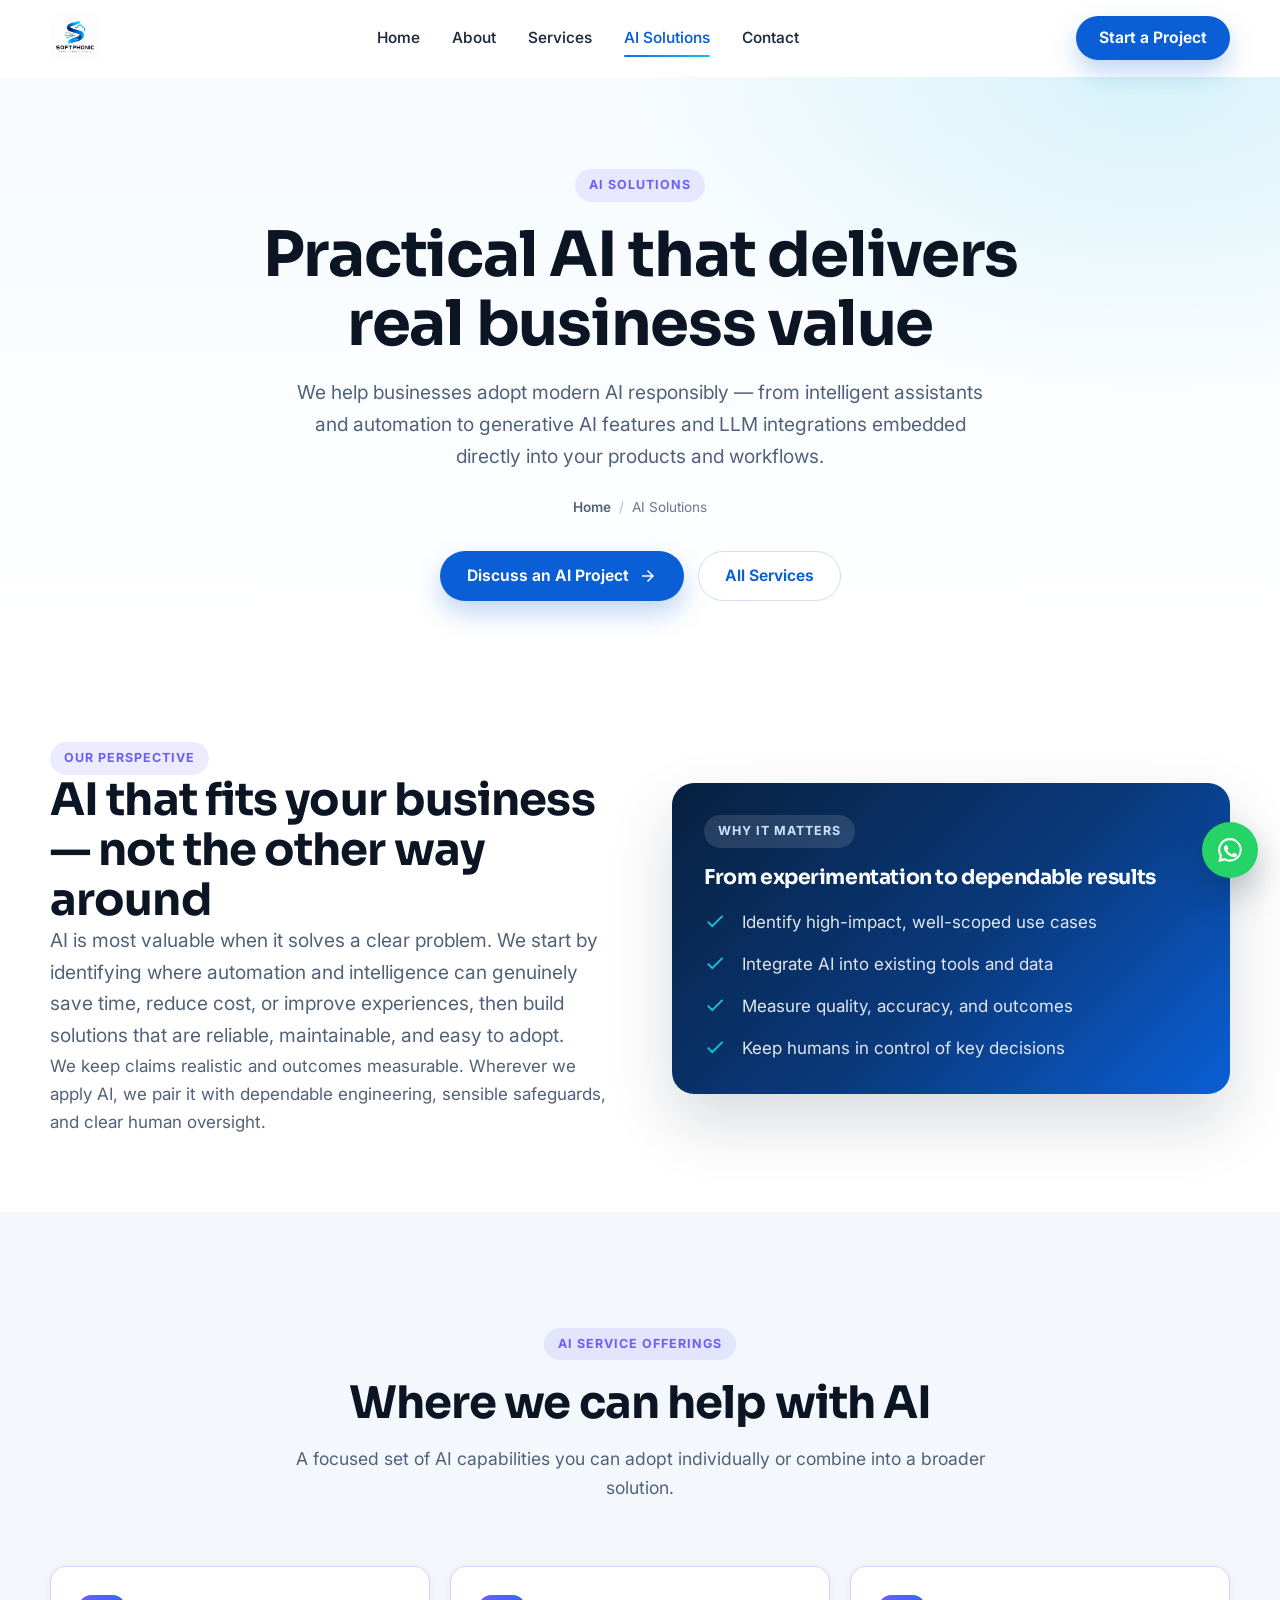
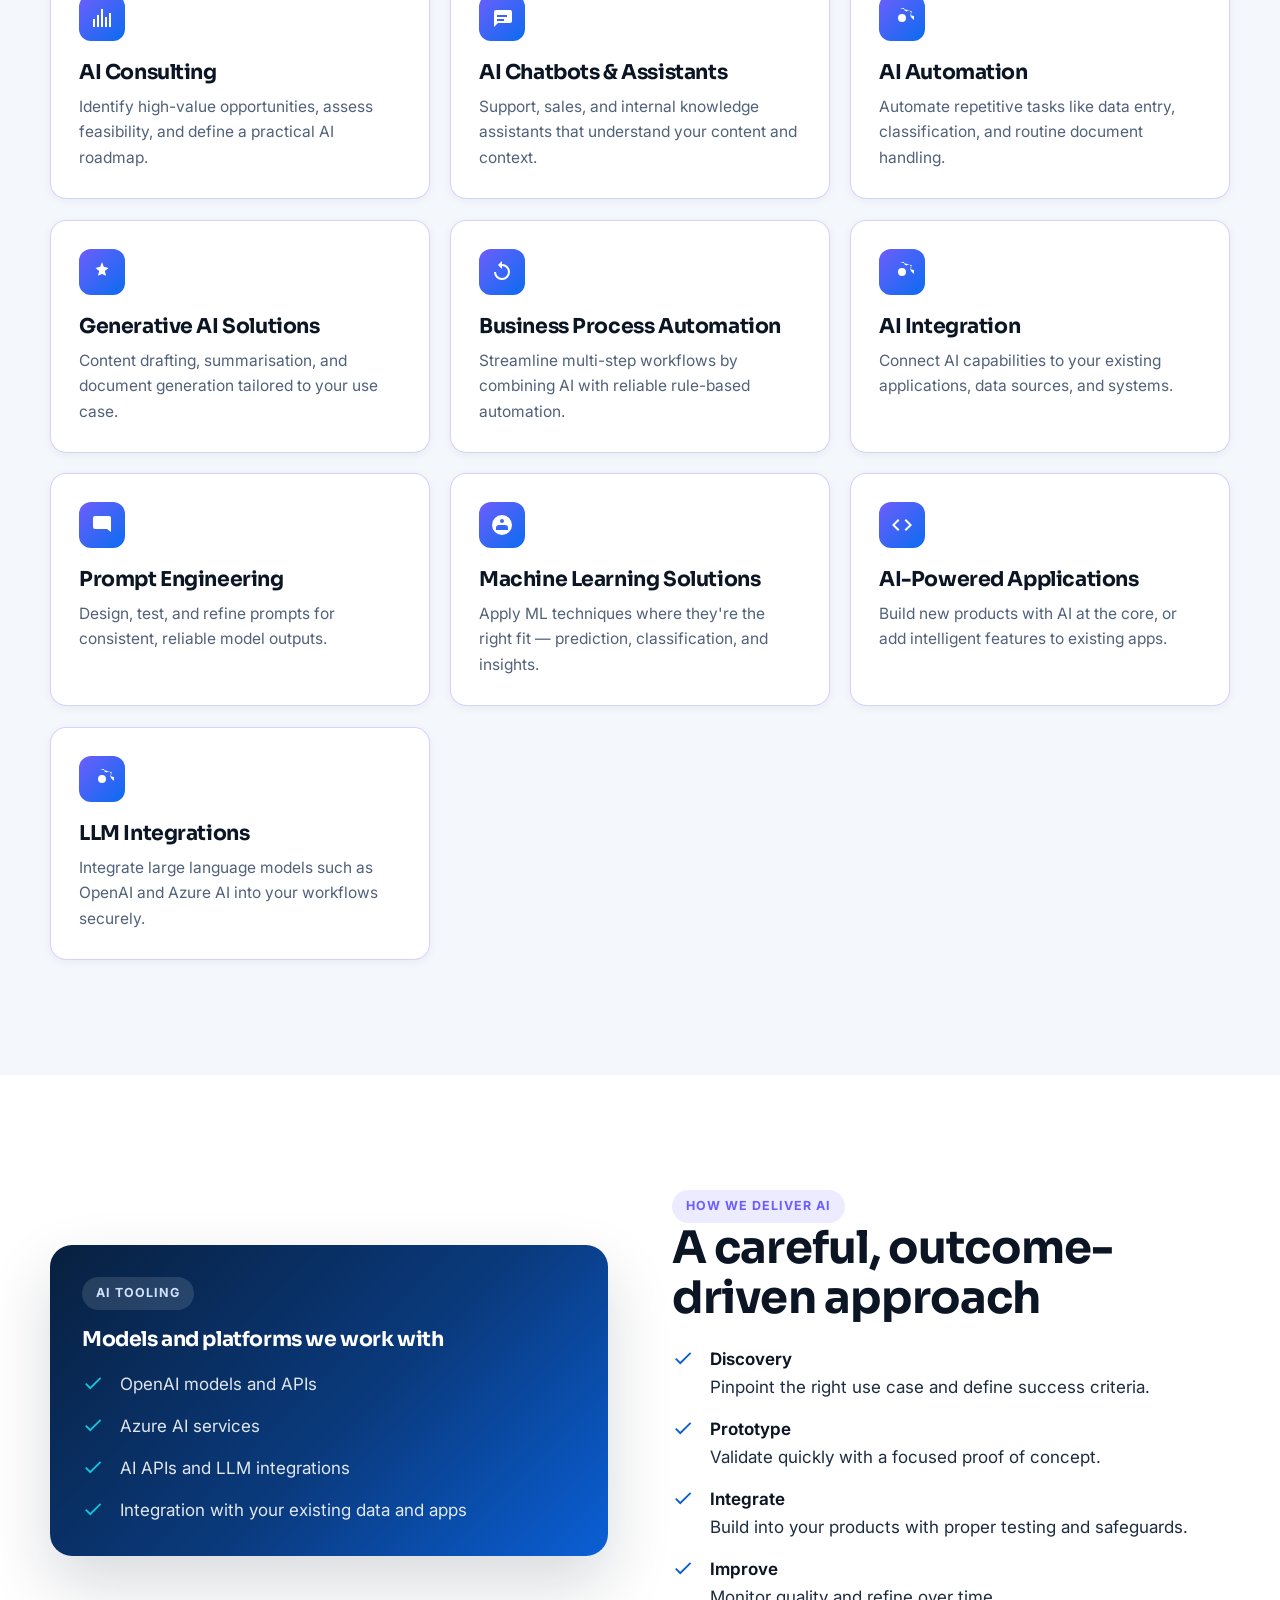
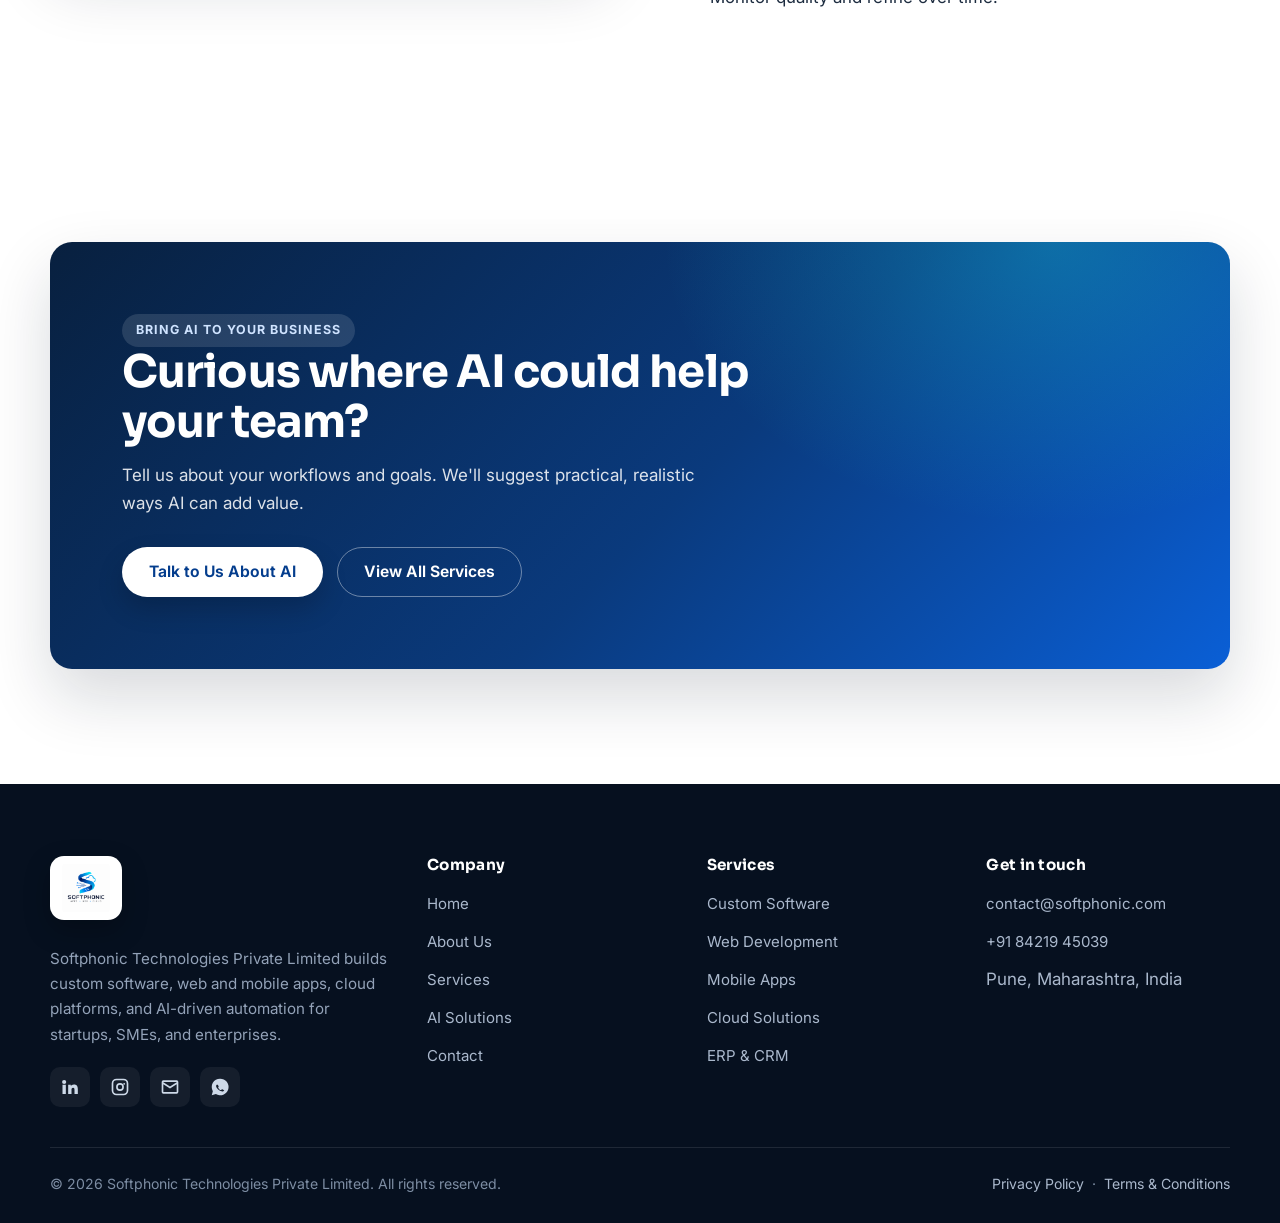
<file: ai-solutions.html>
<!DOCTYPE html>
<html lang="en">
<head>
  <meta charset="UTF-8">
  <meta name="viewport" content="width=device-width, initial-scale=1.0">
  <script>document.documentElement.classList.add('js');</script>
  <title>AI Solutions | Chatbots, Automation &amp; LLM Integration — Softphonic Technologies</title>
  <meta name="description" content="Softphonic Technologies delivers practical AI solutions: AI consulting, chatbots, automation, generative AI, LLM integrations, and AI-powered applications for real business outcomes.">
  <meta name="author" content="Softphonic Technologies Private Limited">
  <meta name="robots" content="index, follow">
  <meta name="theme-color" content="#0a5fd6">
  <link rel="canonical" href="https://softphonic.com/ai-solutions.html">

  <meta property="og:type" content="website">
  <meta property="og:site_name" content="Softphonic Technologies">
  <meta property="og:title" content="AI Solutions | Softphonic Technologies">
  <meta property="og:description" content="Practical AI: consulting, chatbots, automation, generative AI, and LLM integrations built into your products and workflows.">
  <meta property="og:url" content="https://softphonic.com/ai-solutions.html">
  <meta property="og:image" content="https://softphonic.com/softphonic_logo.png">
  <meta name="twitter:card" content="summary_large_image">
  <meta name="twitter:title" content="AI Solutions | Softphonic Technologies">
  <meta name="twitter:description" content="Practical AI: consulting, chatbots, automation, generative AI, and LLM integrations built into your products and workflows.">
  <meta name="twitter:image" content="https://softphonic.com/softphonic_logo.png">

  <link rel="icon" type="image/png" href="softphonic_logo.png">
  <link rel="apple-touch-icon" href="softphonic_logo.png">

  <link rel="preconnect" href="https://fonts.googleapis.com">
  <link rel="preconnect" href="https://fonts.gstatic.com" crossorigin>
  <link href="https://fonts.googleapis.com/css2?family=Inter:wght@400;500;600;700&family=Sora:wght@600;700&display=swap" rel="stylesheet">
  <link rel="stylesheet" href="assets/css/styles.css">

  <script type="application/ld+json">
  {
    "@context": "https://schema.org",
    "@type": "BreadcrumbList",
    "itemListElement": [
      { "@type": "ListItem", "position": 1, "name": "Home", "item": "https://softphonic.com/" },
      { "@type": "ListItem", "position": 2, "name": "AI Solutions", "item": "https://softphonic.com/ai-solutions.html" }
    ]
  }
  </script>
</head>
<body>
  <a class="skip-link" href="#main">Skip to main content</a>

  <header class="site-header">
    <div class="container nav">
      <a class="brand" href="index.html" aria-label="Softphonic Technologies — home">
        <img class="brand-mark" src="softphonic_logo.png" alt="" width="44" height="44">
        <span class="brand-text">
          <span class="brand-name">Softphonic</span>
          <span class="brand-line">Technologies</span>
        </span>
      </a>
      <button class="nav-toggle" type="button" aria-label="Toggle navigation menu" aria-expanded="false" aria-controls="nav-menu">
        <span></span>
      </button>
      <nav class="nav-menu" id="nav-menu" aria-label="Primary">
        <a class="nav-link" href="index.html">Home</a>
        <a class="nav-link" href="about.html">About</a>
        <a class="nav-link" href="services.html">Services</a>
        <a class="nav-link" href="ai-solutions.html">AI Solutions</a>
        <a class="nav-link" href="contact.html">Contact</a>
      </nav>
      <div class="nav-cta">
        <a class="btn" href="contact.html">Start a Project</a>
      </div>
    </div>
  </header>

  <main id="main">
    <section class="page-hero">
      <div class="container">
        <span class="kicker ai">AI solutions</span>
        <h1>Practical AI that delivers real business value</h1>
        <p class="lead">We help businesses adopt modern AI responsibly — from intelligent assistants and
          automation to generative AI features and LLM integrations embedded directly into your products
          and workflows.</p>
        <nav class="breadcrumb" aria-label="Breadcrumb">
          <a href="index.html">Home</a><span aria-hidden="true">/</span><span>AI Solutions</span>
        </nav>
        <div class="hero-actions" style="justify-content:center;">
          <a class="btn" href="contact.html">Discuss an AI Project
            <svg viewBox="0 0 24 24" aria-hidden="true"><path d="M4 11h12.2l-5.6-5.6L12 4l8 8-8 8-1.4-1.4 5.6-5.6H4z"/></svg>
          </a>
          <a class="btn btn-ghost" href="services.html">All Services</a>
        </div>
      </div>
    </section>

    <section class="section-tight" aria-labelledby="ai-intro-title">
      <div class="container">
        <div class="split">
          <div class="reveal">
            <span class="kicker ai">Our perspective</span>
            <h2 id="ai-intro-title">AI that fits your business — not the other way around</h2>
            <p class="lead">AI is most valuable when it solves a clear problem. We start by identifying where
              automation and intelligence can genuinely save time, reduce cost, or improve experiences, then
              build solutions that are reliable, maintainable, and easy to adopt.</p>
            <p>We keep claims realistic and outcomes measurable. Wherever we apply AI, we pair it with
              dependable engineering, sensible safeguards, and clear human oversight.</p>
          </div>
          <div class="media reveal" data-delay="1">
            <span class="kicker on-dark">Why it matters</span>
            <h3 style="margin-top:16px;">From experimentation to dependable results</h3>
            <ul class="checklist on-dark" style="margin-top:18px;">
              <li><svg viewBox="0 0 24 24" aria-hidden="true"><path d="M9 16.2 4.8 12l-1.4 1.4L9 19 21 7l-1.4-1.4z"/></svg><span>Identify high-impact, well-scoped use cases</span></li>
              <li><svg viewBox="0 0 24 24" aria-hidden="true"><path d="M9 16.2 4.8 12l-1.4 1.4L9 19 21 7l-1.4-1.4z"/></svg><span>Integrate AI into existing tools and data</span></li>
              <li><svg viewBox="0 0 24 24" aria-hidden="true"><path d="M9 16.2 4.8 12l-1.4 1.4L9 19 21 7l-1.4-1.4z"/></svg><span>Measure quality, accuracy, and outcomes</span></li>
              <li><svg viewBox="0 0 24 24" aria-hidden="true"><path d="M9 16.2 4.8 12l-1.4 1.4L9 19 21 7l-1.4-1.4z"/></svg><span>Keep humans in control of key decisions</span></li>
            </ul>
          </div>
        </div>
      </div>
    </section>

    <section class="bg-soft" aria-labelledby="ai-services-title">
      <div class="container">
        <div class="section-head">
          <span class="kicker ai">AI service offerings</span>
          <h2 id="ai-services-title">Where we can help with AI</h2>
          <p>A focused set of AI capabilities you can adopt individually or combine into a broader solution.</p>
        </div>

        <div class="grid grid-3">
          <article class="card feature-ai reveal">
            <span class="icon-tile ai" aria-hidden="true"><svg viewBox="0 0 24 24"><path d="M3 13h2v8H3zm4-4h2v12H7zm4-6h2v18h-2zm4 8h2v10h-2zm4-4h2v14h-2z"/></svg></span>
            <h3>AI Consulting</h3>
            <p>Identify high-value opportunities, assess feasibility, and define a practical AI roadmap.</p>
          </article>
          <article class="card feature-ai reveal" data-delay="1">
            <span class="icon-tile ai" aria-hidden="true"><svg viewBox="0 0 24 24"><path d="M4 4h16a2 2 0 0 1 2 2v9a2 2 0 0 1-2 2H8l-4 4V6a2 2 0 0 1 2-2zm3 5v2h10V9zm0 4v2h7v-2z"/></svg></span>
            <h3>AI Chatbots &amp; Assistants</h3>
            <p>Support, sales, and internal knowledge assistants that understand your content and context.</p>
          </article>
          <article class="card feature-ai reveal" data-delay="2">
            <span class="icon-tile ai" aria-hidden="true"><svg viewBox="0 0 24 24"><path d="M10 2h4l.5 2.6 2.1.9 2.2-1.4 2.8 2.8-1.4 2.2.9 2.1L24 14v-4l-2.6-.5-.9-2.1 1.4-2.2M12 8a4 4 0 1 1 0 8 4 4 0 0 1 0-8z"/></svg></span>
            <h3>AI Automation</h3>
            <p>Automate repetitive tasks like data entry, classification, and routine document handling.</p>
          </article>
          <article class="card feature-ai reveal">
            <span class="icon-tile ai" aria-hidden="true"><svg viewBox="0 0 24 24"><path d="M12 2l1.8 4.8L18.5 8l-3.7 3 1.3 4.8L12 13.9 7.9 15.8 9.2 11 5.5 8l4.7-1.2z"/></svg></span>
            <h3>Generative AI Solutions</h3>
            <p>Content drafting, summarisation, and document generation tailored to your use case.</p>
          </article>
          <article class="card feature-ai reveal" data-delay="1">
            <span class="icon-tile ai" aria-hidden="true"><svg viewBox="0 0 24 24"><path d="M12 4V1L8 5l4 4V6a6 6 0 1 1-6 6H4a8 8 0 1 0 8-8z"/></svg></span>
            <h3>Business Process Automation</h3>
            <p>Streamline multi-step workflows by combining AI with reliable rule-based automation.</p>
          </article>
          <article class="card feature-ai reveal" data-delay="2">
            <span class="icon-tile ai" aria-hidden="true"><svg viewBox="0 0 24 24"><path d="M10 2h4l.5 2.6 2.1.9 2.2-1.4 2.8 2.8-1.4 2.2.9 2.1L24 14v-4l-2.6-.5-.9-2.1 1.4-2.2M12 8a4 4 0 1 1 0 8 4 4 0 0 1 0-8z"/></svg></span>
            <h3>AI Integration</h3>
            <p>Connect AI capabilities to your existing applications, data sources, and systems.</p>
          </article>
          <article class="card feature-ai reveal">
            <span class="icon-tile ai" aria-hidden="true"><svg viewBox="0 0 24 24"><path d="M7 8h10v2H7zm0 4h7v2H7zM5 3h14a2 2 0 0 1 2 2v14l-4-3H5a2 2 0 0 1-2-2V5a2 2 0 0 1 2-2z"/></svg></span>
            <h3>Prompt Engineering</h3>
            <p>Design, test, and refine prompts for consistent, reliable model outputs.</p>
          </article>
          <article class="card feature-ai reveal" data-delay="1">
            <span class="icon-tile ai" aria-hidden="true"><svg viewBox="0 0 24 24"><path d="M12 2a10 10 0 1 0 0 20 10 10 0 0 0 0-20zm0 4a2 2 0 1 1 0 4 2 2 0 0 1 0-4zm-3 6h6a3 3 0 0 1 3 3v2H6v-2a3 3 0 0 1 3-3z"/></svg></span>
            <h3>Machine Learning Solutions</h3>
            <p>Apply ML techniques where they're the right fit — prediction, classification, and insights.</p>
          </article>
          <article class="card feature-ai reveal" data-delay="2">
            <span class="icon-tile ai" aria-hidden="true"><svg viewBox="0 0 24 24"><path d="M9.4 16.6 4.8 12l4.6-4.6L8 6l-6 6 6 6zm5.2 0L19.2 12l-4.6-4.6L16 6l6 6-6 6z"/></svg></span>
            <h3>AI-Powered Applications</h3>
            <p>Build new products with AI at the core, or add intelligent features to existing apps.</p>
          </article>
          <article class="card feature-ai reveal">
            <span class="icon-tile ai" aria-hidden="true"><svg viewBox="0 0 24 24"><path d="M10 2h4l.5 2.6 2.1.9 2.2-1.4 2.8 2.8-1.4 2.2.9 2.1L24 14v-4l-2.6-.5-.9-2.1 1.4-2.2M12 8a4 4 0 1 1 0 8 4 4 0 0 1 0-8z"/></svg></span>
            <h3>LLM Integrations</h3>
            <p>Integrate large language models such as OpenAI and Azure AI into your workflows securely.</p>
          </article>
        </div>
      </div>
    </section>

    <section aria-labelledby="ai-stack-title">
      <div class="container">
        <div class="split">
          <div class="media reveal">
            <span class="kicker on-dark">AI tooling</span>
            <h3 style="margin-top:16px;">Models and platforms we work with</h3>
            <ul class="checklist on-dark" style="margin-top:18px;">
              <li><svg viewBox="0 0 24 24" aria-hidden="true"><path d="M9 16.2 4.8 12l-1.4 1.4L9 19 21 7l-1.4-1.4z"/></svg><span>OpenAI models and APIs</span></li>
              <li><svg viewBox="0 0 24 24" aria-hidden="true"><path d="M9 16.2 4.8 12l-1.4 1.4L9 19 21 7l-1.4-1.4z"/></svg><span>Azure AI services</span></li>
              <li><svg viewBox="0 0 24 24" aria-hidden="true"><path d="M9 16.2 4.8 12l-1.4 1.4L9 19 21 7l-1.4-1.4z"/></svg><span>AI APIs and LLM integrations</span></li>
              <li><svg viewBox="0 0 24 24" aria-hidden="true"><path d="M9 16.2 4.8 12l-1.4 1.4L9 19 21 7l-1.4-1.4z"/></svg><span>Integration with your existing data and apps</span></li>
            </ul>
          </div>
          <div class="reveal" data-delay="1">
            <span class="kicker ai">How we deliver AI</span>
            <h2 id="ai-stack-title">A careful, outcome-driven approach</h2>
            <ul class="checklist">
              <li><svg viewBox="0 0 24 24" aria-hidden="true"><path d="M9 16.2 4.8 12l-1.4 1.4L9 19 21 7l-1.4-1.4z"/></svg><span><strong>Discovery</strong> Pinpoint the right use case and define success criteria.</span></li>
              <li><svg viewBox="0 0 24 24" aria-hidden="true"><path d="M9 16.2 4.8 12l-1.4 1.4L9 19 21 7l-1.4-1.4z"/></svg><span><strong>Prototype</strong> Validate quickly with a focused proof of concept.</span></li>
              <li><svg viewBox="0 0 24 24" aria-hidden="true"><path d="M9 16.2 4.8 12l-1.4 1.4L9 19 21 7l-1.4-1.4z"/></svg><span><strong>Integrate</strong> Build into your products with proper testing and safeguards.</span></li>
              <li><svg viewBox="0 0 24 24" aria-hidden="true"><path d="M9 16.2 4.8 12l-1.4 1.4L9 19 21 7l-1.4-1.4z"/></svg><span><strong>Improve</strong> Monitor quality and refine over time.</span></li>
            </ul>
          </div>
        </div>
      </div>
    </section>

    <section>
      <div class="container">
        <div class="cta-band reveal">
          <span class="kicker on-dark">Bring AI to your business</span>
          <h2>Curious where AI could help your team?</h2>
          <p>Tell us about your workflows and goals. We'll suggest practical, realistic ways AI can add value.</p>
          <div class="hero-actions">
            <a class="btn btn-light" href="contact.html">Talk to Us About AI</a>
            <a class="btn btn-outline-light" href="services.html">View All Services</a>
          </div>
        </div>
      </div>
    </section>
  </main>

  <footer class="site-footer">
    <div class="container">
      <div class="footer-grid">
        <div class="footer-brand">
          <a class="brand" href="index.html" aria-label="Softphonic Technologies — home">
            <img class="brand-mark" src="softphonic_logo.png" alt="" width="44" height="44">
            <span class="brand-text">
              <span class="brand-name">Softphonic</span>
              <span class="brand-line">Technologies</span>
            </span>
          </a>
          <p class="footer-about">Softphonic Technologies Private Limited builds custom software, web and
            mobile apps, cloud platforms, and AI-driven automation for startups, SMEs, and enterprises.</p>
          <div class="footer-social">
            <a href="https://www.linkedin.com/company/softphonic-technologies/" target="_blank" rel="noopener noreferrer" aria-label="Softphonic on LinkedIn"><svg viewBox="0 0 24 24" aria-hidden="true"><path d="M4.98 3.5a2.5 2.5 0 1 1 0 5 2.5 2.5 0 0 1 0-5ZM3 9.4h4v11.1H3V9.4Zm6.2 0h3.8v1.5c.6-.9 1.8-1.8 3.7-1.8 4 0 4.7 2.6 4.7 6v5.4h-4v-4.8c0-1.2 0-2.7-1.7-2.7s-1.9 1.3-1.9 2.6v4.9h-4V9.4Z"/></svg></a>
            <a href="https://www.instagram.com/softphonic_technologies" target="_blank" rel="noopener noreferrer" aria-label="Softphonic on Instagram"><svg viewBox="0 0 24 24" aria-hidden="true"><path d="M7.8 2h8.4A5.8 5.8 0 0 1 22 7.8v8.4a5.8 5.8 0 0 1-5.8 5.8H7.8A5.8 5.8 0 0 1 2 16.2V7.8A5.8 5.8 0 0 1 7.8 2Zm0 2A3.8 3.8 0 0 0 4 7.8v8.4A3.8 3.8 0 0 0 7.8 20h8.4a3.8 3.8 0 0 0 3.8-3.8V7.8A3.8 3.8 0 0 0 16.2 4H7.8Zm4.2 3.3a4.7 4.7 0 1 1 0 9.4 4.7 4.7 0 0 1 0-9.4Zm0 2a2.7 2.7 0 1 0 0 5.4 2.7 2.7 0 0 0 0-5.4Zm5-2.2a1.1 1.1 0 1 1 0 2.2 1.1 1.1 0 0 1 0-2.2Z"/></svg></a>
            <a href="mailto:contact@softphonic.com" aria-label="Email Softphonic"><svg viewBox="0 0 24 24" aria-hidden="true"><path d="M4 4h16a2 2 0 0 1 2 2v12a2 2 0 0 1-2 2H4a2 2 0 0 1-2-2V6a2 2 0 0 1 2-2zm0 2v.4l8 5 8-5V6H4zm16 2.8-8 5-8-5V18h16z"/></svg></a>
            <a href="https://wa.me/918421945039" target="_blank" rel="noopener noreferrer" aria-label="WhatsApp Softphonic"><svg viewBox="0 0 24 24" aria-hidden="true"><path d="M12 2a10 10 0 0 0-8.6 15l-1.3 4.8 4.9-1.3A10 10 0 1 0 12 2zm5.3 14c-.2.7-1.3 1.3-1.8 1.3s-1.6.2-3.6-.7a9 9 0 0 1-3.7-3.3c-.3-.5-.9-1.5-.9-2.4s.5-1.3.7-1.5.4-.2.6-.2h.4c.2 0 .4 0 .6.5l.7 1.7c0 .2.1.3 0 .5l-.4.5c-.2.2-.3.3-.1.6s.6 1 1.3 1.6c.9.8 1.5 1 1.8 1.1s.4 0 .6-.1l.7-.8c.2-.3.4-.2.6-.1l1.6.8c.2.1.4.2.4.3s0 .6-.2 1.1z"/></svg></a>
          </div>
        </div>
        <div class="footer-col">
          <h4>Company</h4>
          <ul>
            <li><a href="index.html">Home</a></li>
            <li><a href="about.html">About Us</a></li>
            <li><a href="services.html">Services</a></li>
            <li><a href="ai-solutions.html">AI Solutions</a></li>
            <li><a href="contact.html">Contact</a></li>
          </ul>
        </div>
        <div class="footer-col">
          <h4>Services</h4>
          <ul>
            <li><a href="services.html#software">Custom Software</a></li>
            <li><a href="services.html#web">Web Development</a></li>
            <li><a href="services.html#mobile">Mobile Apps</a></li>
            <li><a href="services.html#cloud">Cloud Solutions</a></li>
            <li><a href="services.html#erp">ERP &amp; CRM</a></li>
          </ul>
        </div>
        <div class="footer-col">
          <h4>Get in touch</h4>
          <ul>
            <li><a href="mailto:contact@softphonic.com">contact@softphonic.com</a></li>
            <li><a href="tel:+918421945039">+91 84219 45039</a></li>
            <li>Pune, Maharashtra, India</li>
          </ul>
        </div>
      </div>
      <div class="footer-bottom">
        <span>© <span id="year">2026</span> Softphonic Technologies Private Limited. All rights reserved.</span>
        <nav aria-label="Legal">
          <a href="privacy-policy.html">Privacy Policy</a>
          &nbsp;·&nbsp;
          <a href="terms-and-conditions.html">Terms &amp; Conditions</a>
        </nav>
      </div>
    </div>
  </footer>

  <a class="whatsapp-float" href="https://wa.me/918421945039?text=Hello%20Softphonic%20Technologies%2C%20I%20would%20like%20to%20discuss%20a%20project." target="_blank" rel="noopener noreferrer" aria-label="Chat with Softphonic on WhatsApp">
    <svg viewBox="0 0 32 32" aria-hidden="true"><path d="M16.03 3.2A12.66 12.66 0 0 0 5.1 22.23L3.6 28.8l6.72-1.55A12.65 12.65 0 1 0 16.03 3.2Zm0 2.3a10.35 10.35 0 1 1-5.26 19.27l-.38-.23-3.65.84.82-3.55-.25-.39A10.35 10.35 0 0 1 16.03 5.5Zm-4.41 5.3c-.23 0-.6.08-.92.43-.31.35-1.2 1.17-1.2 2.85s1.23 3.31 1.4 3.54c.17.23 2.37 3.79 5.85 5.16 2.89 1.14 3.48.91 4.11.86.63-.06 2.03-.83 2.31-1.63.29-.8.29-1.49.2-1.63-.08-.14-.31-.23-.66-.4-.34-.18-2.02-1-2.34-1.11-.31-.12-.54-.18-.77.17-.23.34-.88 1.1-1.08 1.33-.2.23-.4.26-.74.09-.34-.18-1.45-.54-2.76-1.71-1.02-.91-1.71-2.03-1.91-2.37-.2-.35-.02-.53.15-.71.15-.15.34-.4.51-.6.17-.2.23-.34.34-.57.12-.23.06-.43-.03-.6-.08-.17-.77-1.86-1.05-2.54-.28-.67-.56-.58-.77-.59h-.66Z"/></svg>
    <span class="sr-only">Chat on WhatsApp</span>
  </a>
  <button class="to-top" type="button" aria-label="Back to top">
    <svg viewBox="0 0 24 24" aria-hidden="true"><path d="M12 6l8 8-1.4 1.4L12 8.8l-6.6 6.6L4 14z"/></svg>
  </button>

  <script src="assets/js/site.js" defer></script>
</body>
</html>
</file>
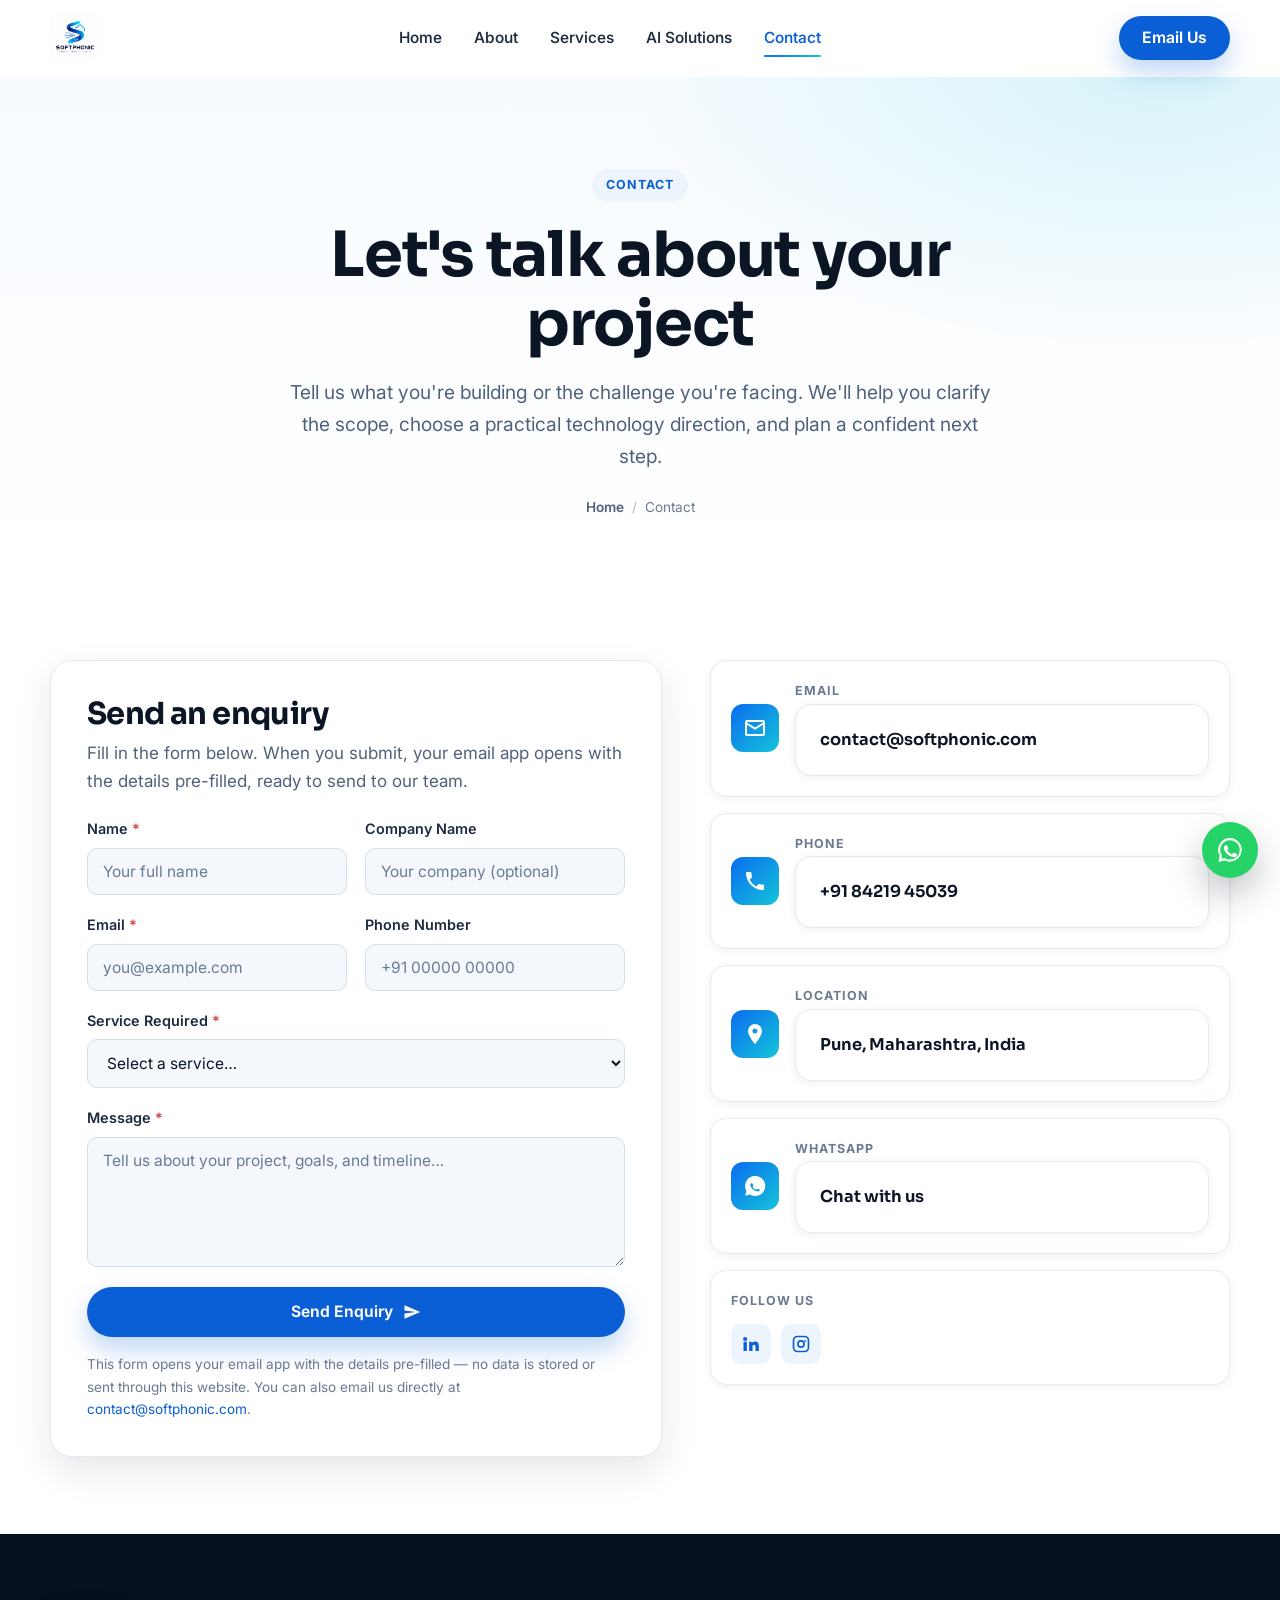
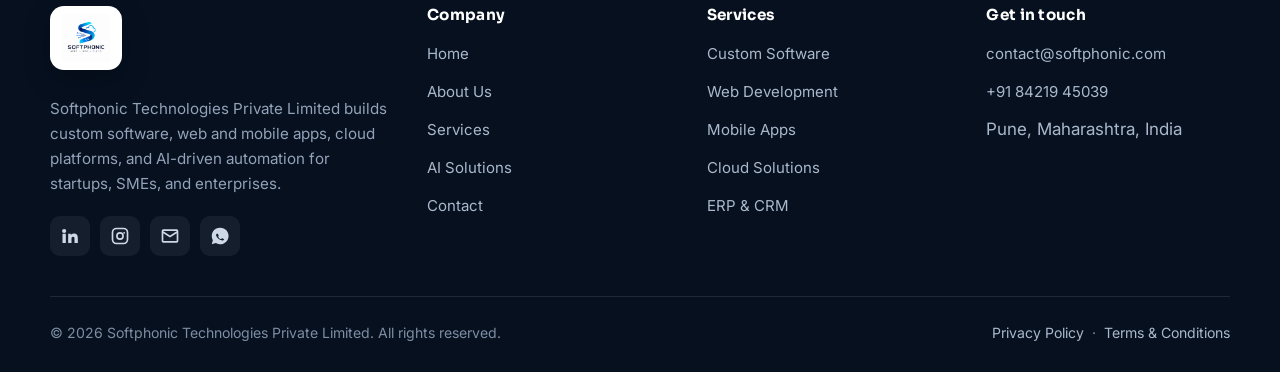
<file: contact.html>
<!DOCTYPE html>
<html lang="en">
<head>
  <meta charset="UTF-8">
  <meta name="viewport" content="width=device-width, initial-scale=1.0">
  <script>document.documentElement.classList.add('js');</script>
  <title>Contact | Start a Project with Softphonic Technologies</title>
  <meta name="description" content="Get in touch with Softphonic Technologies. Share your software, web, mobile, cloud, or AI project requirements and we'll help you plan a confident next step.">
  <meta name="author" content="Softphonic Technologies Private Limited">
  <meta name="robots" content="index, follow">
  <meta name="theme-color" content="#0a5fd6">
  <link rel="canonical" href="https://softphonic.com/contact.html">

  <meta property="og:type" content="website">
  <meta property="og:site_name" content="Softphonic Technologies">
  <meta property="og:title" content="Contact Softphonic Technologies">
  <meta property="og:description" content="Share your project requirements and we'll help you plan a confident next step.">
  <meta property="og:url" content="https://softphonic.com/contact.html">
  <meta property="og:image" content="https://softphonic.com/softphonic_logo.png">
  <meta name="twitter:card" content="summary_large_image">
  <meta name="twitter:title" content="Contact Softphonic Technologies">
  <meta name="twitter:description" content="Share your project requirements and we'll help you plan a confident next step.">
  <meta name="twitter:image" content="https://softphonic.com/softphonic_logo.png">

  <link rel="icon" type="image/png" href="softphonic_logo.png">
  <link rel="apple-touch-icon" href="softphonic_logo.png">

  <link rel="preconnect" href="https://fonts.googleapis.com">
  <link rel="preconnect" href="https://fonts.gstatic.com" crossorigin>
  <link href="https://fonts.googleapis.com/css2?family=Inter:wght@400;500;600;700&family=Sora:wght@600;700&display=swap" rel="stylesheet">
  <link rel="stylesheet" href="assets/css/styles.css">

  <script type="application/ld+json">
  {
    "@context": "https://schema.org",
    "@type": "ContactPage",
    "name": "Contact Softphonic Technologies",
    "url": "https://softphonic.com/contact.html",
    "mainEntity": {
      "@type": "Organization",
      "name": "Softphonic Technologies Private Limited",
      "email": "contact@softphonic.com",
      "telephone": "+91-84219-45039",
      "address": {
        "@type": "PostalAddress",
        "addressLocality": "Pune",
        "addressRegion": "Maharashtra",
        "addressCountry": "IN"
      }
    }
  }
  </script>
</head>
<body>
  <a class="skip-link" href="#main">Skip to main content</a>

  <header class="site-header">
    <div class="container nav">
      <a class="brand" href="index.html" aria-label="Softphonic Technologies — home">
        <img class="brand-mark" src="softphonic_logo.png" alt="" width="44" height="44">
        <span class="brand-text">
          <span class="brand-name">Softphonic</span>
          <span class="brand-line">Technologies</span>
        </span>
      </a>
      <button class="nav-toggle" type="button" aria-label="Toggle navigation menu" aria-expanded="false" aria-controls="nav-menu">
        <span></span>
      </button>
      <nav class="nav-menu" id="nav-menu" aria-label="Primary">
        <a class="nav-link" href="index.html">Home</a>
        <a class="nav-link" href="about.html">About</a>
        <a class="nav-link" href="services.html">Services</a>
        <a class="nav-link" href="ai-solutions.html">AI Solutions</a>
        <a class="nav-link" href="contact.html">Contact</a>
      </nav>
      <div class="nav-cta">
        <a class="btn" href="mailto:contact@softphonic.com">Email Us</a>
      </div>
    </div>
  </header>

  <main id="main">
    <section class="page-hero">
      <div class="container">
        <span class="kicker">Contact</span>
        <h1>Let's talk about your project</h1>
        <p class="lead">Tell us what you're building or the challenge you're facing. We'll help you clarify
          the scope, choose a practical technology direction, and plan a confident next step.</p>
        <nav class="breadcrumb" aria-label="Breadcrumb">
          <a href="index.html">Home</a><span aria-hidden="true">/</span><span>Contact</span>
        </nav>
      </div>
    </section>

    <section class="section-tight">
      <div class="container">
        <div class="contact-layout">
          <!-- Form -->
          <div class="form-card reveal">
            <h2 style="font-size:clamp(1.5rem,2.4vw,1.9rem);">Send an enquiry</h2>
            <p style="margin-top:8px;">Fill in the form below. When you submit, your email app opens with the
              details pre-filled, ready to send to our team.</p>

            <form id="enquiry-form" data-email="contact@softphonic.com" novalidate>
              <div class="form-grid" style="margin-top:22px;">
                <div class="field">
                  <label for="name">Name <span class="req" aria-hidden="true">*</span></label>
                  <input type="text" id="name" name="name" autocomplete="name" required aria-required="true" placeholder="Your full name">
                  <span class="error-msg" role="alert">Please enter your name.</span>
                </div>
                <div class="field">
                  <label for="company">Company Name</label>
                  <input type="text" id="company" name="company" autocomplete="organization" placeholder="Your company (optional)">
                  <span class="error-msg" role="alert"></span>
                </div>
                <div class="field">
                  <label for="email">Email <span class="req" aria-hidden="true">*</span></label>
                  <input type="email" id="email" name="email" autocomplete="email" required aria-required="true" placeholder="you@example.com">
                  <span class="error-msg" role="alert">Please enter a valid email address.</span>
                </div>
                <div class="field">
                  <label for="phone">Phone Number</label>
                  <input type="tel" id="phone" name="phone" autocomplete="tel" placeholder="+91 00000 00000" inputmode="tel">
                  <span class="error-msg" role="alert">Please enter a valid phone number.</span>
                </div>
                <div class="field full">
                  <label for="service">Service Required <span class="req" aria-hidden="true">*</span></label>
                  <select id="service" name="service" required aria-required="true">
                    <option value="" selected disabled>Select a service…</option>
                    <option>Custom Software Development</option>
                    <option>Website Development</option>
                    <option>Mobile App Development</option>
                    <option>ERP Solutions</option>
                    <option>CRM Solutions</option>
                    <option>E-commerce Development</option>
                    <option>API Development &amp; Integration</option>
                    <option>Cloud Solutions</option>
                    <option>AI Solutions</option>
                    <option>Technical Consulting</option>
                    <option>Software Maintenance</option>
                    <option>Other / Not sure yet</option>
                  </select>
                  <span class="error-msg" role="alert">Please select a service.</span>
                </div>
                <div class="field full">
                  <label for="message">Message <span class="req" aria-hidden="true">*</span></label>
                  <textarea id="message" name="message" required aria-required="true" placeholder="Tell us about your project, goals, and timeline…"></textarea>
                  <span class="error-msg" role="alert">Please add a few details (at least 10 characters).</span>
                </div>
              </div>

              <button class="btn btn-block" type="submit" style="margin-top:20px;">
                Send Enquiry
                <svg viewBox="0 0 24 24" aria-hidden="true"><path d="M2 21l21-9L2 3v7l15 2-15 2z"/></svg>
              </button>

              <p class="form-note">This form opens your email app with the details pre-filled — no data is
                stored or sent through this website. You can also email us directly at
                <a href="mailto:contact@softphonic.com">contact@softphonic.com</a>.</p>

              <div class="form-status" id="form-status" role="status" aria-live="polite"></div>
            </form>
          </div>

          <!-- Contact info -->
          <aside class="contact-info reveal" data-delay="1" aria-label="Contact details">
            <div class="info-card">
              <span class="icon-tile" aria-hidden="true"><svg viewBox="0 0 24 24"><path d="M4 4h16a2 2 0 0 1 2 2v12a2 2 0 0 1-2 2H4a2 2 0 0 1-2-2V6a2 2 0 0 1 2-2zm0 2v.4l8 5 8-5V6H4zm16 2.8-8 5-8-5V18h16z"/></svg></span>
              <div>
                <span class="label">Email</span>
                <a class="value" href="mailto:contact@softphonic.com">contact@softphonic.com</a>
              </div>
            </div>
            <div class="info-card">
              <span class="icon-tile" aria-hidden="true"><svg viewBox="0 0 24 24"><path d="M6.6 10.8a15.5 15.5 0 0 0 6.6 6.6l2.2-2.2c.3-.3.7-.4 1-.2 1.1.4 2.3.6 3.6.6a1 1 0 0 1 1 1V20a1 1 0 0 1-1 1A17 17 0 0 1 3 4a1 1 0 0 1 1-1h3.5a1 1 0 0 1 1 1c0 1.3.2 2.5.6 3.6.1.3 0 .7-.2 1z"/></svg></span>
              <div>
                <span class="label">Phone</span>
                <a class="value" href="tel:+918421945039">+91 84219 45039</a>
              </div>
            </div>
            <div class="info-card">
              <span class="icon-tile" aria-hidden="true"><svg viewBox="0 0 24 24"><path d="M12 2a7 7 0 0 0-7 7c0 5 7 13 7 13s7-8 7-13a7 7 0 0 0-7-7zm0 9.5A2.5 2.5 0 1 1 12 6.5a2.5 2.5 0 0 1 0 5z"/></svg></span>
              <div>
                <span class="label">Location</span>
                <span class="value">Pune, Maharashtra, India</span>
              </div>
            </div>
            <div class="info-card">
              <span class="icon-tile" aria-hidden="true"><svg viewBox="0 0 24 24"><path d="M12 2a10 10 0 0 0-8.6 15l-1.3 4.8 4.9-1.3A10 10 0 1 0 12 2zm5.3 14c-.2.7-1.3 1.3-1.8 1.3s-1.6.2-3.6-.7a9 9 0 0 1-3.7-3.3c-.3-.5-.9-1.5-.9-2.4s.5-1.3.7-1.5.4-.2.6-.2h.4c.2 0 .4 0 .6.5l.7 1.7c0 .2.1.3 0 .5l-.4.5c-.2.2-.3.3-.1.6s.6 1 1.3 1.6c.9.8 1.5 1 1.8 1.1s.4 0 .6-.1l.7-.8c.2-.3.4-.2.6-.1l1.6.8c.2.1.4.2.4.3s0 .6-.2 1.1z"/></svg></span>
              <div>
                <span class="label">WhatsApp</span>
                <a class="value" href="https://wa.me/918421945039" target="_blank" rel="noopener noreferrer">Chat with us</a>
              </div>
            </div>

            <div class="info-card" style="grid-template-columns:1fr;">
              <div>
                <span class="label">Follow us</span>
                <div class="footer-social" style="margin-top:12px;">
                  <a href="https://www.linkedin.com/company/softphonic-technologies/" target="_blank" rel="noopener noreferrer" aria-label="Softphonic on LinkedIn" style="background:var(--soft-2);color:var(--brand);"><svg viewBox="0 0 24 24" aria-hidden="true"><path d="M4.98 3.5a2.5 2.5 0 1 1 0 5 2.5 2.5 0 0 1 0-5ZM3 9.4h4v11.1H3V9.4Zm6.2 0h3.8v1.5c.6-.9 1.8-1.8 3.7-1.8 4 0 4.7 2.6 4.7 6v5.4h-4v-4.8c0-1.2 0-2.7-1.7-2.7s-1.9 1.3-1.9 2.6v4.9h-4V9.4Z"/></svg></a>
                  <a href="https://www.instagram.com/softphonic_technologies" target="_blank" rel="noopener noreferrer" aria-label="Softphonic on Instagram" style="background:var(--soft-2);color:var(--brand);"><svg viewBox="0 0 24 24" aria-hidden="true"><path d="M7.8 2h8.4A5.8 5.8 0 0 1 22 7.8v8.4a5.8 5.8 0 0 1-5.8 5.8H7.8A5.8 5.8 0 0 1 2 16.2V7.8A5.8 5.8 0 0 1 7.8 2Zm0 2A3.8 3.8 0 0 0 4 7.8v8.4A3.8 3.8 0 0 0 7.8 20h8.4a3.8 3.8 0 0 0 3.8-3.8V7.8A3.8 3.8 0 0 0 16.2 4H7.8Zm4.2 3.3a4.7 4.7 0 1 1 0 9.4 4.7 4.7 0 0 1 0-9.4Zm0 2a2.7 2.7 0 1 0 0 5.4 2.7 2.7 0 0 0 0-5.4Zm5-2.2a1.1 1.1 0 1 1 0 2.2 1.1 1.1 0 0 1 0-2.2Z"/></svg></a>
                </div>
              </div>
            </div>
          </aside>
        </div>
      </div>
    </section>
  </main>

  <footer class="site-footer">
    <div class="container">
      <div class="footer-grid">
        <div class="footer-brand">
          <a class="brand" href="index.html" aria-label="Softphonic Technologies — home">
            <img class="brand-mark" src="softphonic_logo.png" alt="" width="44" height="44">
            <span class="brand-text">
              <span class="brand-name">Softphonic</span>
              <span class="brand-line">Technologies</span>
            </span>
          </a>
          <p class="footer-about">Softphonic Technologies Private Limited builds custom software, web and
            mobile apps, cloud platforms, and AI-driven automation for startups, SMEs, and enterprises.</p>
          <div class="footer-social">
            <a href="https://www.linkedin.com/company/softphonic-technologies/" target="_blank" rel="noopener noreferrer" aria-label="Softphonic on LinkedIn"><svg viewBox="0 0 24 24" aria-hidden="true"><path d="M4.98 3.5a2.5 2.5 0 1 1 0 5 2.5 2.5 0 0 1 0-5ZM3 9.4h4v11.1H3V9.4Zm6.2 0h3.8v1.5c.6-.9 1.8-1.8 3.7-1.8 4 0 4.7 2.6 4.7 6v5.4h-4v-4.8c0-1.2 0-2.7-1.7-2.7s-1.9 1.3-1.9 2.6v4.9h-4V9.4Z"/></svg></a>
            <a href="https://www.instagram.com/softphonic_technologies" target="_blank" rel="noopener noreferrer" aria-label="Softphonic on Instagram"><svg viewBox="0 0 24 24" aria-hidden="true"><path d="M7.8 2h8.4A5.8 5.8 0 0 1 22 7.8v8.4a5.8 5.8 0 0 1-5.8 5.8H7.8A5.8 5.8 0 0 1 2 16.2V7.8A5.8 5.8 0 0 1 7.8 2Zm0 2A3.8 3.8 0 0 0 4 7.8v8.4A3.8 3.8 0 0 0 7.8 20h8.4a3.8 3.8 0 0 0 3.8-3.8V7.8A3.8 3.8 0 0 0 16.2 4H7.8Zm4.2 3.3a4.7 4.7 0 1 1 0 9.4 4.7 4.7 0 0 1 0-9.4Zm0 2a2.7 2.7 0 1 0 0 5.4 2.7 2.7 0 0 0 0-5.4Zm5-2.2a1.1 1.1 0 1 1 0 2.2 1.1 1.1 0 0 1 0-2.2Z"/></svg></a>
            <a href="mailto:contact@softphonic.com" aria-label="Email Softphonic"><svg viewBox="0 0 24 24" aria-hidden="true"><path d="M4 4h16a2 2 0 0 1 2 2v12a2 2 0 0 1-2 2H4a2 2 0 0 1-2-2V6a2 2 0 0 1 2-2zm0 2v.4l8 5 8-5V6H4zm16 2.8-8 5-8-5V18h16z"/></svg></a>
            <a href="https://wa.me/918421945039" target="_blank" rel="noopener noreferrer" aria-label="WhatsApp Softphonic"><svg viewBox="0 0 24 24" aria-hidden="true"><path d="M12 2a10 10 0 0 0-8.6 15l-1.3 4.8 4.9-1.3A10 10 0 1 0 12 2zm5.3 14c-.2.7-1.3 1.3-1.8 1.3s-1.6.2-3.6-.7a9 9 0 0 1-3.7-3.3c-.3-.5-.9-1.5-.9-2.4s.5-1.3.7-1.5.4-.2.6-.2h.4c.2 0 .4 0 .6.5l.7 1.7c0 .2.1.3 0 .5l-.4.5c-.2.2-.3.3-.1.6s.6 1 1.3 1.6c.9.8 1.5 1 1.8 1.1s.4 0 .6-.1l.7-.8c.2-.3.4-.2.6-.1l1.6.8c.2.1.4.2.4.3s0 .6-.2 1.1z"/></svg></a>
          </div>
        </div>
        <div class="footer-col">
          <h4>Company</h4>
          <ul>
            <li><a href="index.html">Home</a></li>
            <li><a href="about.html">About Us</a></li>
            <li><a href="services.html">Services</a></li>
            <li><a href="ai-solutions.html">AI Solutions</a></li>
            <li><a href="contact.html">Contact</a></li>
          </ul>
        </div>
        <div class="footer-col">
          <h4>Services</h4>
          <ul>
            <li><a href="services.html#software">Custom Software</a></li>
            <li><a href="services.html#web">Web Development</a></li>
            <li><a href="services.html#mobile">Mobile Apps</a></li>
            <li><a href="services.html#cloud">Cloud Solutions</a></li>
            <li><a href="services.html#erp">ERP &amp; CRM</a></li>
          </ul>
        </div>
        <div class="footer-col">
          <h4>Get in touch</h4>
          <ul>
            <li><a href="mailto:contact@softphonic.com">contact@softphonic.com</a></li>
            <li><a href="tel:+918421945039">+91 84219 45039</a></li>
            <li>Pune, Maharashtra, India</li>
          </ul>
        </div>
      </div>
      <div class="footer-bottom">
        <span>© <span id="year">2026</span> Softphonic Technologies Private Limited. All rights reserved.</span>
        <nav aria-label="Legal">
          <a href="privacy-policy.html">Privacy Policy</a>
          &nbsp;·&nbsp;
          <a href="terms-and-conditions.html">Terms &amp; Conditions</a>
        </nav>
      </div>
    </div>
  </footer>

  <a class="whatsapp-float" href="https://wa.me/918421945039?text=Hello%20Softphonic%20Technologies%2C%20I%20would%20like%20to%20discuss%20a%20project." target="_blank" rel="noopener noreferrer" aria-label="Chat with Softphonic on WhatsApp">
    <svg viewBox="0 0 32 32" aria-hidden="true"><path d="M16.03 3.2A12.66 12.66 0 0 0 5.1 22.23L3.6 28.8l6.72-1.55A12.65 12.65 0 1 0 16.03 3.2Zm0 2.3a10.35 10.35 0 1 1-5.26 19.27l-.38-.23-3.65.84.82-3.55-.25-.39A10.35 10.35 0 0 1 16.03 5.5Zm-4.41 5.3c-.23 0-.6.08-.92.43-.31.35-1.2 1.17-1.2 2.85s1.23 3.31 1.4 3.54c.17.23 2.37 3.79 5.85 5.16 2.89 1.14 3.48.91 4.11.86.63-.06 2.03-.83 2.31-1.63.29-.8.29-1.49.2-1.63-.08-.14-.31-.23-.66-.4-.34-.18-2.02-1-2.34-1.11-.31-.12-.54-.18-.77.17-.23.34-.88 1.1-1.08 1.33-.2.23-.4.26-.74.09-.34-.18-1.45-.54-2.76-1.71-1.02-.91-1.71-2.03-1.91-2.37-.2-.35-.02-.53.15-.71.15-.15.34-.4.51-.6.17-.2.23-.34.34-.57.12-.23.06-.43-.03-.6-.08-.17-.77-1.86-1.05-2.54-.28-.67-.56-.58-.77-.59h-.66Z"/></svg>
    <span class="sr-only">Chat on WhatsApp</span>
  </a>
  <button class="to-top" type="button" aria-label="Back to top">
    <svg viewBox="0 0 24 24" aria-hidden="true"><path d="M12 6l8 8-1.4 1.4L12 8.8l-6.6 6.6L4 14z"/></svg>
  </button>

  <script src="assets/js/site.js" defer></script>
</body>
</html>
</file>
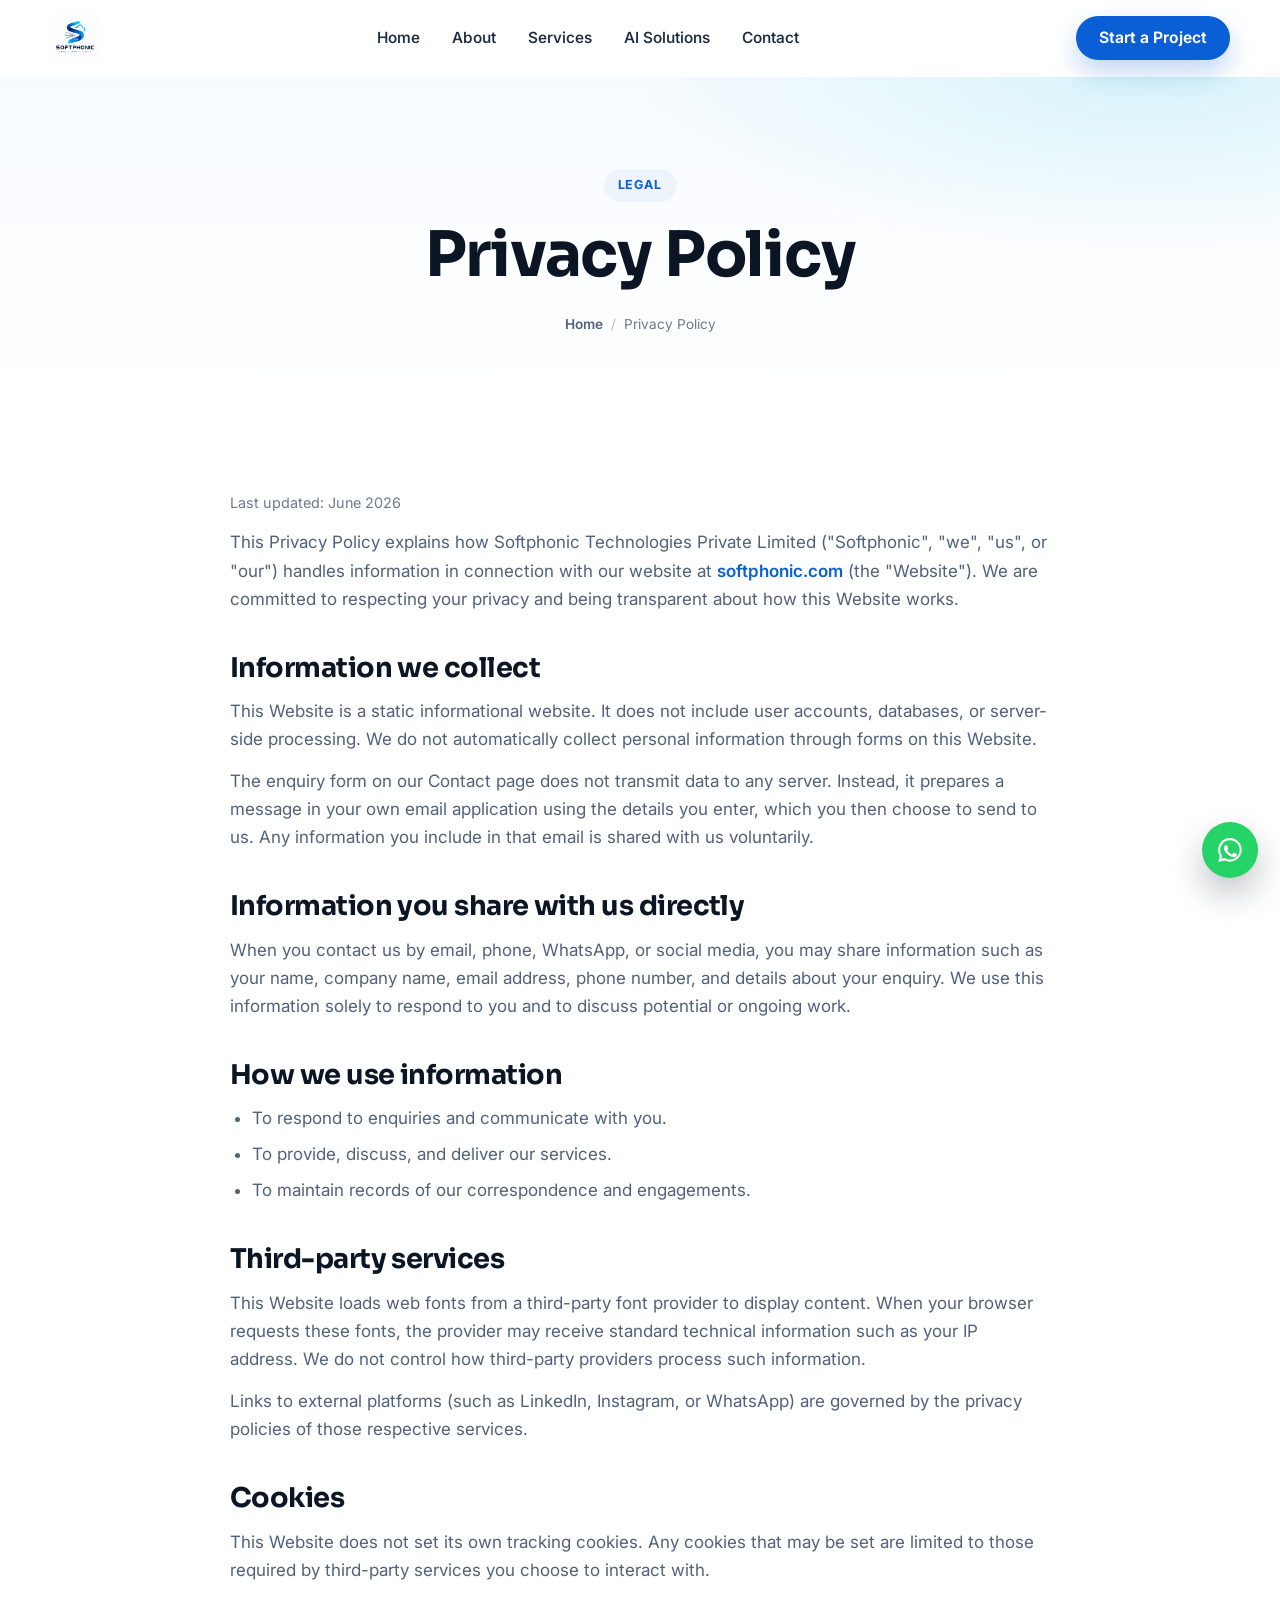
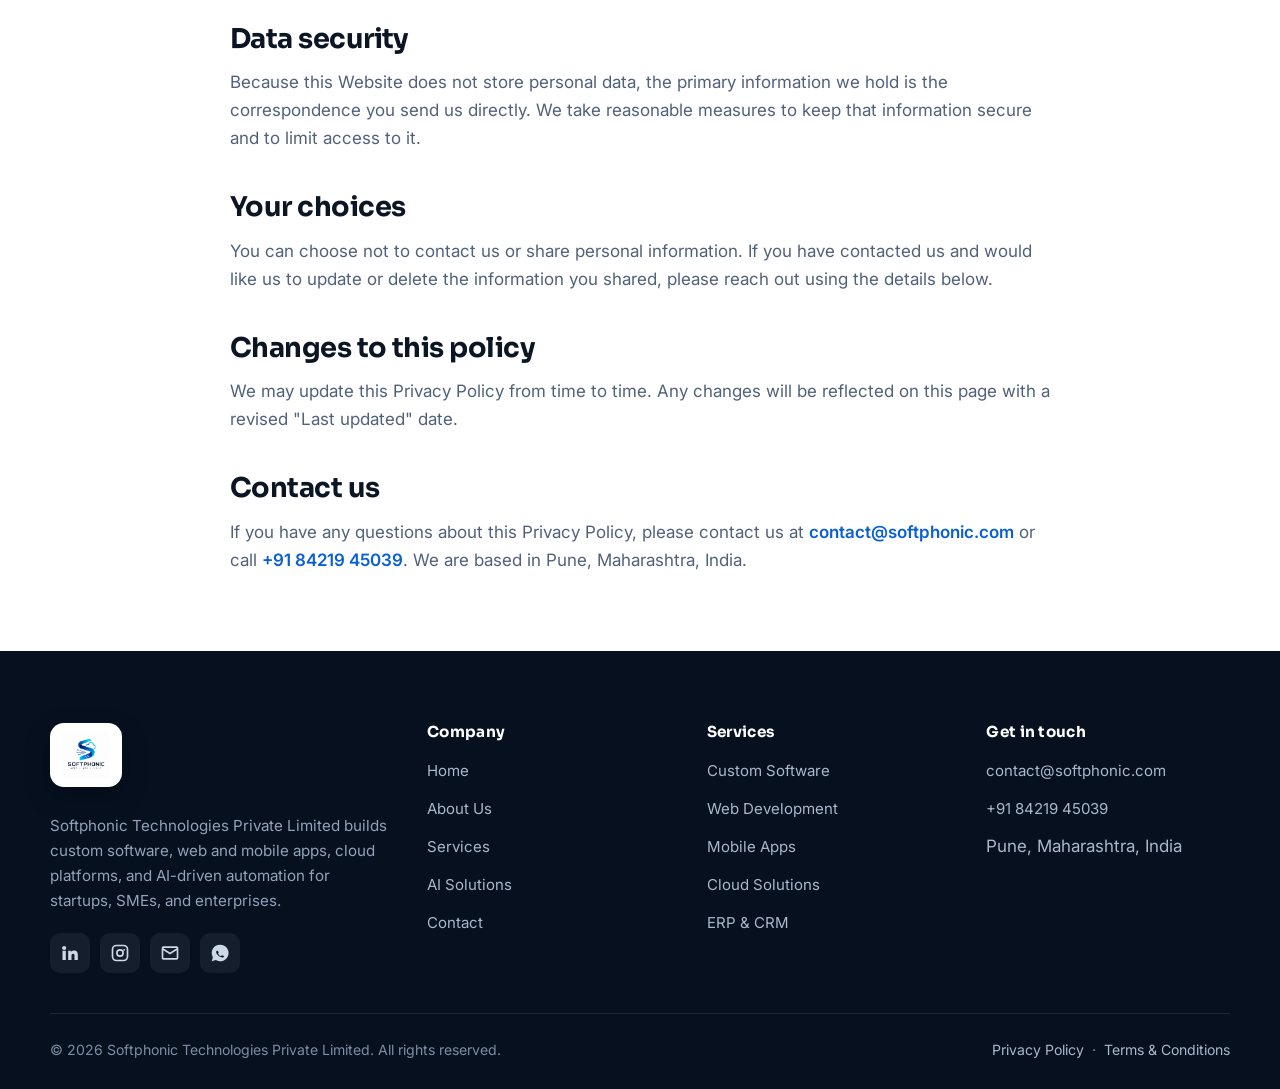
<file: privacy-policy.html>
<!DOCTYPE html>
<html lang="en">
<head>
  <meta charset="UTF-8">
  <meta name="viewport" content="width=device-width, initial-scale=1.0">
  <script>document.documentElement.classList.add('js');</script>
  <title>Privacy Policy | Softphonic Technologies</title>
  <meta name="description" content="Privacy Policy for Softphonic Technologies Private Limited, explaining how this website handles information and protects your privacy.">
  <meta name="author" content="Softphonic Technologies Private Limited">
  <meta name="robots" content="index, follow">
  <meta name="theme-color" content="#0a5fd6">
  <link rel="canonical" href="https://softphonic.com/privacy-policy.html">

  <meta property="og:type" content="website">
  <meta property="og:site_name" content="Softphonic Technologies">
  <meta property="og:title" content="Privacy Policy | Softphonic Technologies">
  <meta property="og:description" content="How this website handles information and protects your privacy.">
  <meta property="og:url" content="https://softphonic.com/privacy-policy.html">
  <meta property="og:image" content="https://softphonic.com/softphonic_logo.png">
  <meta name="twitter:card" content="summary_large_image">

  <link rel="icon" type="image/png" href="softphonic_logo.png">
  <link rel="apple-touch-icon" href="softphonic_logo.png">

  <link rel="preconnect" href="https://fonts.googleapis.com">
  <link rel="preconnect" href="https://fonts.gstatic.com" crossorigin>
  <link href="https://fonts.googleapis.com/css2?family=Inter:wght@400;500;600;700&family=Sora:wght@600;700&display=swap" rel="stylesheet">
  <link rel="stylesheet" href="assets/css/styles.css">
</head>
<body>
  <a class="skip-link" href="#main">Skip to main content</a>

  <header class="site-header">
    <div class="container nav">
      <a class="brand" href="index.html" aria-label="Softphonic Technologies — home">
        <img class="brand-mark" src="softphonic_logo.png" alt="" width="44" height="44">
        <span class="brand-text">
          <span class="brand-name">Softphonic</span>
          <span class="brand-line">Technologies</span>
        </span>
      </a>
      <button class="nav-toggle" type="button" aria-label="Toggle navigation menu" aria-expanded="false" aria-controls="nav-menu">
        <span></span>
      </button>
      <nav class="nav-menu" id="nav-menu" aria-label="Primary">
        <a class="nav-link" href="index.html">Home</a>
        <a class="nav-link" href="about.html">About</a>
        <a class="nav-link" href="services.html">Services</a>
        <a class="nav-link" href="ai-solutions.html">AI Solutions</a>
        <a class="nav-link" href="contact.html">Contact</a>
      </nav>
      <div class="nav-cta">
        <a class="btn" href="contact.html">Start a Project</a>
      </div>
    </div>
  </header>

  <main id="main">
    <section class="page-hero">
      <div class="container">
        <span class="kicker">Legal</span>
        <h1>Privacy Policy</h1>
        <nav class="breadcrumb" aria-label="Breadcrumb">
          <a href="index.html">Home</a><span aria-hidden="true">/</span><span>Privacy Policy</span>
        </nav>
      </div>
    </section>

    <section class="section-tight">
      <div class="container">
        <div class="legal-content">
          <p class="legal-meta">Last updated: June 2026</p>
          <p>This Privacy Policy explains how Softphonic Technologies Private Limited ("Softphonic", "we",
            "us", or "our") handles information in connection with our website at
            <a href="https://softphonic.com/">softphonic.com</a> (the "Website"). We are committed to
            respecting your privacy and being transparent about how this Website works.</p>

          <h2>Information we collect</h2>
          <p>This Website is a static informational website. It does not include user accounts, databases,
            or server-side processing. We do not automatically collect personal information through forms on
            this Website.</p>
          <p>The enquiry form on our Contact page does not transmit data to any server. Instead, it prepares
            a message in your own email application using the details you enter, which you then choose to
            send to us. Any information you include in that email is shared with us voluntarily.</p>

          <h2>Information you share with us directly</h2>
          <p>When you contact us by email, phone, WhatsApp, or social media, you may share information such
            as your name, company name, email address, phone number, and details about your enquiry. We use
            this information solely to respond to you and to discuss potential or ongoing work.</p>

          <h2>How we use information</h2>
          <ul>
            <li>To respond to enquiries and communicate with you.</li>
            <li>To provide, discuss, and deliver our services.</li>
            <li>To maintain records of our correspondence and engagements.</li>
          </ul>

          <h2>Third-party services</h2>
          <p>This Website loads web fonts from a third-party font provider to display content. When your
            browser requests these fonts, the provider may receive standard technical information such as
            your IP address. We do not control how third-party providers process such information.</p>
          <p>Links to external platforms (such as LinkedIn, Instagram, or WhatsApp) are governed by the
            privacy policies of those respective services.</p>

          <h2>Cookies</h2>
          <p>This Website does not set its own tracking cookies. Any cookies that may be set are limited to
            those required by third-party services you choose to interact with.</p>

          <h2>Data security</h2>
          <p>Because this Website does not store personal data, the primary information we hold is the
            correspondence you send us directly. We take reasonable measures to keep that information secure
            and to limit access to it.</p>

          <h2>Your choices</h2>
          <p>You can choose not to contact us or share personal information. If you have contacted us and
            would like us to update or delete the information you shared, please reach out using the details
            below.</p>

          <h2>Changes to this policy</h2>
          <p>We may update this Privacy Policy from time to time. Any changes will be reflected on this page
            with a revised "Last updated" date.</p>

          <h2>Contact us</h2>
          <p>If you have any questions about this Privacy Policy, please contact us at
            <a href="mailto:contact@softphonic.com">contact@softphonic.com</a> or call
            <a href="tel:+918421945039">+91 84219 45039</a>. We are based in Pune, Maharashtra, India.</p>
        </div>
      </div>
    </section>
  </main>

  <footer class="site-footer">
    <div class="container">
      <div class="footer-grid">
        <div class="footer-brand">
          <a class="brand" href="index.html" aria-label="Softphonic Technologies — home">
            <img class="brand-mark" src="softphonic_logo.png" alt="" width="44" height="44">
            <span class="brand-text">
              <span class="brand-name">Softphonic</span>
              <span class="brand-line">Technologies</span>
            </span>
          </a>
          <p class="footer-about">Softphonic Technologies Private Limited builds custom software, web and
            mobile apps, cloud platforms, and AI-driven automation for startups, SMEs, and enterprises.</p>
          <div class="footer-social">
            <a href="https://www.linkedin.com/company/softphonic-technologies/" target="_blank" rel="noopener noreferrer" aria-label="Softphonic on LinkedIn"><svg viewBox="0 0 24 24" aria-hidden="true"><path d="M4.98 3.5a2.5 2.5 0 1 1 0 5 2.5 2.5 0 0 1 0-5ZM3 9.4h4v11.1H3V9.4Zm6.2 0h3.8v1.5c.6-.9 1.8-1.8 3.7-1.8 4 0 4.7 2.6 4.7 6v5.4h-4v-4.8c0-1.2 0-2.7-1.7-2.7s-1.9 1.3-1.9 2.6v4.9h-4V9.4Z"/></svg></a>
            <a href="https://www.instagram.com/softphonic_technologies" target="_blank" rel="noopener noreferrer" aria-label="Softphonic on Instagram"><svg viewBox="0 0 24 24" aria-hidden="true"><path d="M7.8 2h8.4A5.8 5.8 0 0 1 22 7.8v8.4a5.8 5.8 0 0 1-5.8 5.8H7.8A5.8 5.8 0 0 1 2 16.2V7.8A5.8 5.8 0 0 1 7.8 2Zm0 2A3.8 3.8 0 0 0 4 7.8v8.4A3.8 3.8 0 0 0 7.8 20h8.4a3.8 3.8 0 0 0 3.8-3.8V7.8A3.8 3.8 0 0 0 16.2 4H7.8Zm4.2 3.3a4.7 4.7 0 1 1 0 9.4 4.7 4.7 0 0 1 0-9.4Zm0 2a2.7 2.7 0 1 0 0 5.4 2.7 2.7 0 0 0 0-5.4Zm5-2.2a1.1 1.1 0 1 1 0 2.2 1.1 1.1 0 0 1 0-2.2Z"/></svg></a>
            <a href="mailto:contact@softphonic.com" aria-label="Email Softphonic"><svg viewBox="0 0 24 24" aria-hidden="true"><path d="M4 4h16a2 2 0 0 1 2 2v12a2 2 0 0 1-2 2H4a2 2 0 0 1-2-2V6a2 2 0 0 1 2-2zm0 2v.4l8 5 8-5V6H4zm16 2.8-8 5-8-5V18h16z"/></svg></a>
            <a href="https://wa.me/918421945039" target="_blank" rel="noopener noreferrer" aria-label="WhatsApp Softphonic"><svg viewBox="0 0 24 24" aria-hidden="true"><path d="M12 2a10 10 0 0 0-8.6 15l-1.3 4.8 4.9-1.3A10 10 0 1 0 12 2zm5.3 14c-.2.7-1.3 1.3-1.8 1.3s-1.6.2-3.6-.7a9 9 0 0 1-3.7-3.3c-.3-.5-.9-1.5-.9-2.4s.5-1.3.7-1.5.4-.2.6-.2h.4c.2 0 .4 0 .6.5l.7 1.7c0 .2.1.3 0 .5l-.4.5c-.2.2-.3.3-.1.6s.6 1 1.3 1.6c.9.8 1.5 1 1.8 1.1s.4 0 .6-.1l.7-.8c.2-.3.4-.2.6-.1l1.6.8c.2.1.4.2.4.3s0 .6-.2 1.1z"/></svg></a>
          </div>
        </div>
        <div class="footer-col">
          <h4>Company</h4>
          <ul>
            <li><a href="index.html">Home</a></li>
            <li><a href="about.html">About Us</a></li>
            <li><a href="services.html">Services</a></li>
            <li><a href="ai-solutions.html">AI Solutions</a></li>
            <li><a href="contact.html">Contact</a></li>
          </ul>
        </div>
        <div class="footer-col">
          <h4>Services</h4>
          <ul>
            <li><a href="services.html#software">Custom Software</a></li>
            <li><a href="services.html#web">Web Development</a></li>
            <li><a href="services.html#mobile">Mobile Apps</a></li>
            <li><a href="services.html#cloud">Cloud Solutions</a></li>
            <li><a href="services.html#erp">ERP &amp; CRM</a></li>
          </ul>
        </div>
        <div class="footer-col">
          <h4>Get in touch</h4>
          <ul>
            <li><a href="mailto:contact@softphonic.com">contact@softphonic.com</a></li>
            <li><a href="tel:+918421945039">+91 84219 45039</a></li>
            <li>Pune, Maharashtra, India</li>
          </ul>
        </div>
      </div>
      <div class="footer-bottom">
        <span>© <span id="year">2026</span> Softphonic Technologies Private Limited. All rights reserved.</span>
        <nav aria-label="Legal">
          <a href="privacy-policy.html">Privacy Policy</a>
          &nbsp;·&nbsp;
          <a href="terms-and-conditions.html">Terms &amp; Conditions</a>
        </nav>
      </div>
    </div>
  </footer>

  <a class="whatsapp-float" href="https://wa.me/918421945039?text=Hello%20Softphonic%20Technologies%2C%20I%20would%20like%20to%20discuss%20a%20project." target="_blank" rel="noopener noreferrer" aria-label="Chat with Softphonic on WhatsApp">
    <svg viewBox="0 0 32 32" aria-hidden="true"><path d="M16.03 3.2A12.66 12.66 0 0 0 5.1 22.23L3.6 28.8l6.72-1.55A12.65 12.65 0 1 0 16.03 3.2Zm0 2.3a10.35 10.35 0 1 1-5.26 19.27l-.38-.23-3.65.84.82-3.55-.25-.39A10.35 10.35 0 0 1 16.03 5.5Zm-4.41 5.3c-.23 0-.6.08-.92.43-.31.35-1.2 1.17-1.2 2.85s1.23 3.31 1.4 3.54c.17.23 2.37 3.79 5.85 5.16 2.89 1.14 3.48.91 4.11.86.63-.06 2.03-.83 2.31-1.63.29-.8.29-1.49.2-1.63-.08-.14-.31-.23-.66-.4-.34-.18-2.02-1-2.34-1.11-.31-.12-.54-.18-.77.17-.23.34-.88 1.1-1.08 1.33-.2.23-.4.26-.74.09-.34-.18-1.45-.54-2.76-1.71-1.02-.91-1.71-2.03-1.91-2.37-.2-.35-.02-.53.15-.71.15-.15.34-.4.51-.6.17-.2.23-.34.34-.57.12-.23.06-.43-.03-.6-.08-.17-.77-1.86-1.05-2.54-.28-.67-.56-.58-.77-.59h-.66Z"/></svg>
    <span class="sr-only">Chat on WhatsApp</span>
  </a>
  <button class="to-top" type="button" aria-label="Back to top">
    <svg viewBox="0 0 24 24" aria-hidden="true"><path d="M12 6l8 8-1.4 1.4L12 8.8l-6.6 6.6L4 14z"/></svg>
  </button>

  <script src="assets/js/site.js" defer></script>
</body>
</html>
</file>
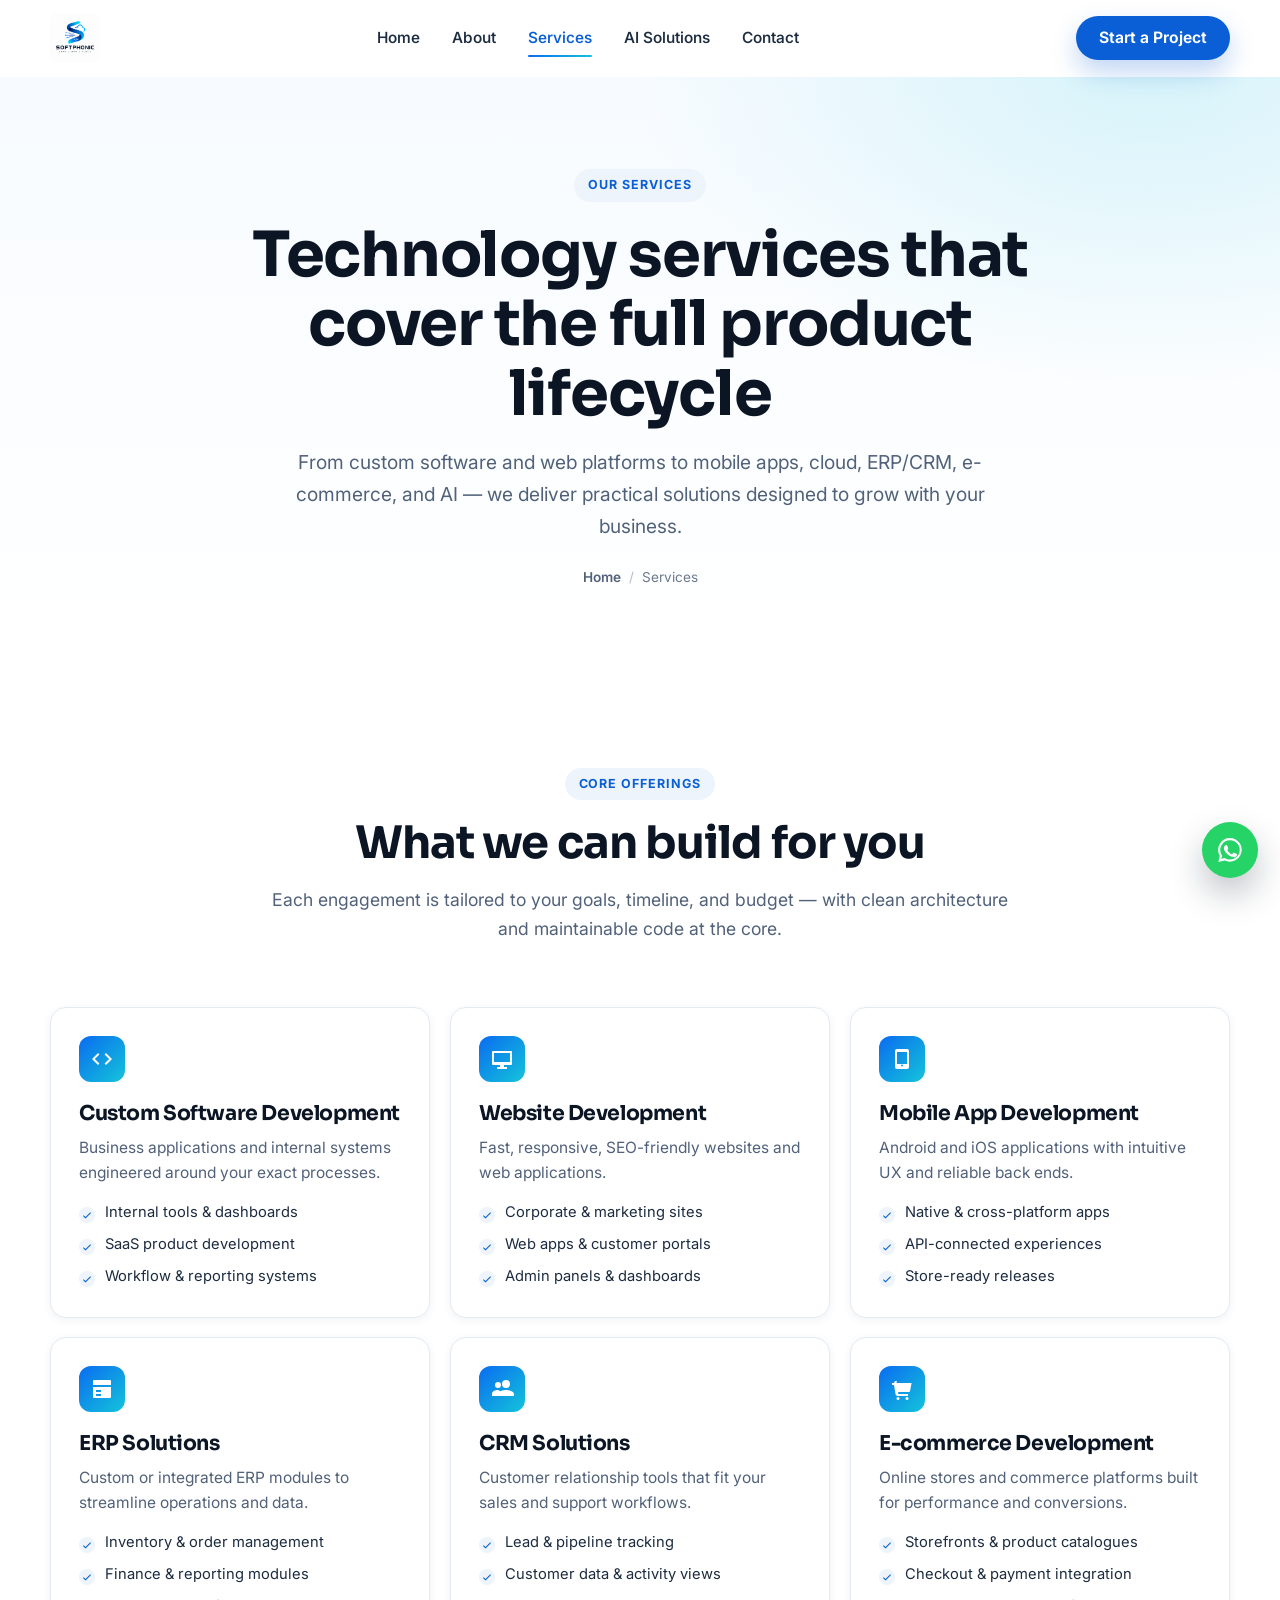
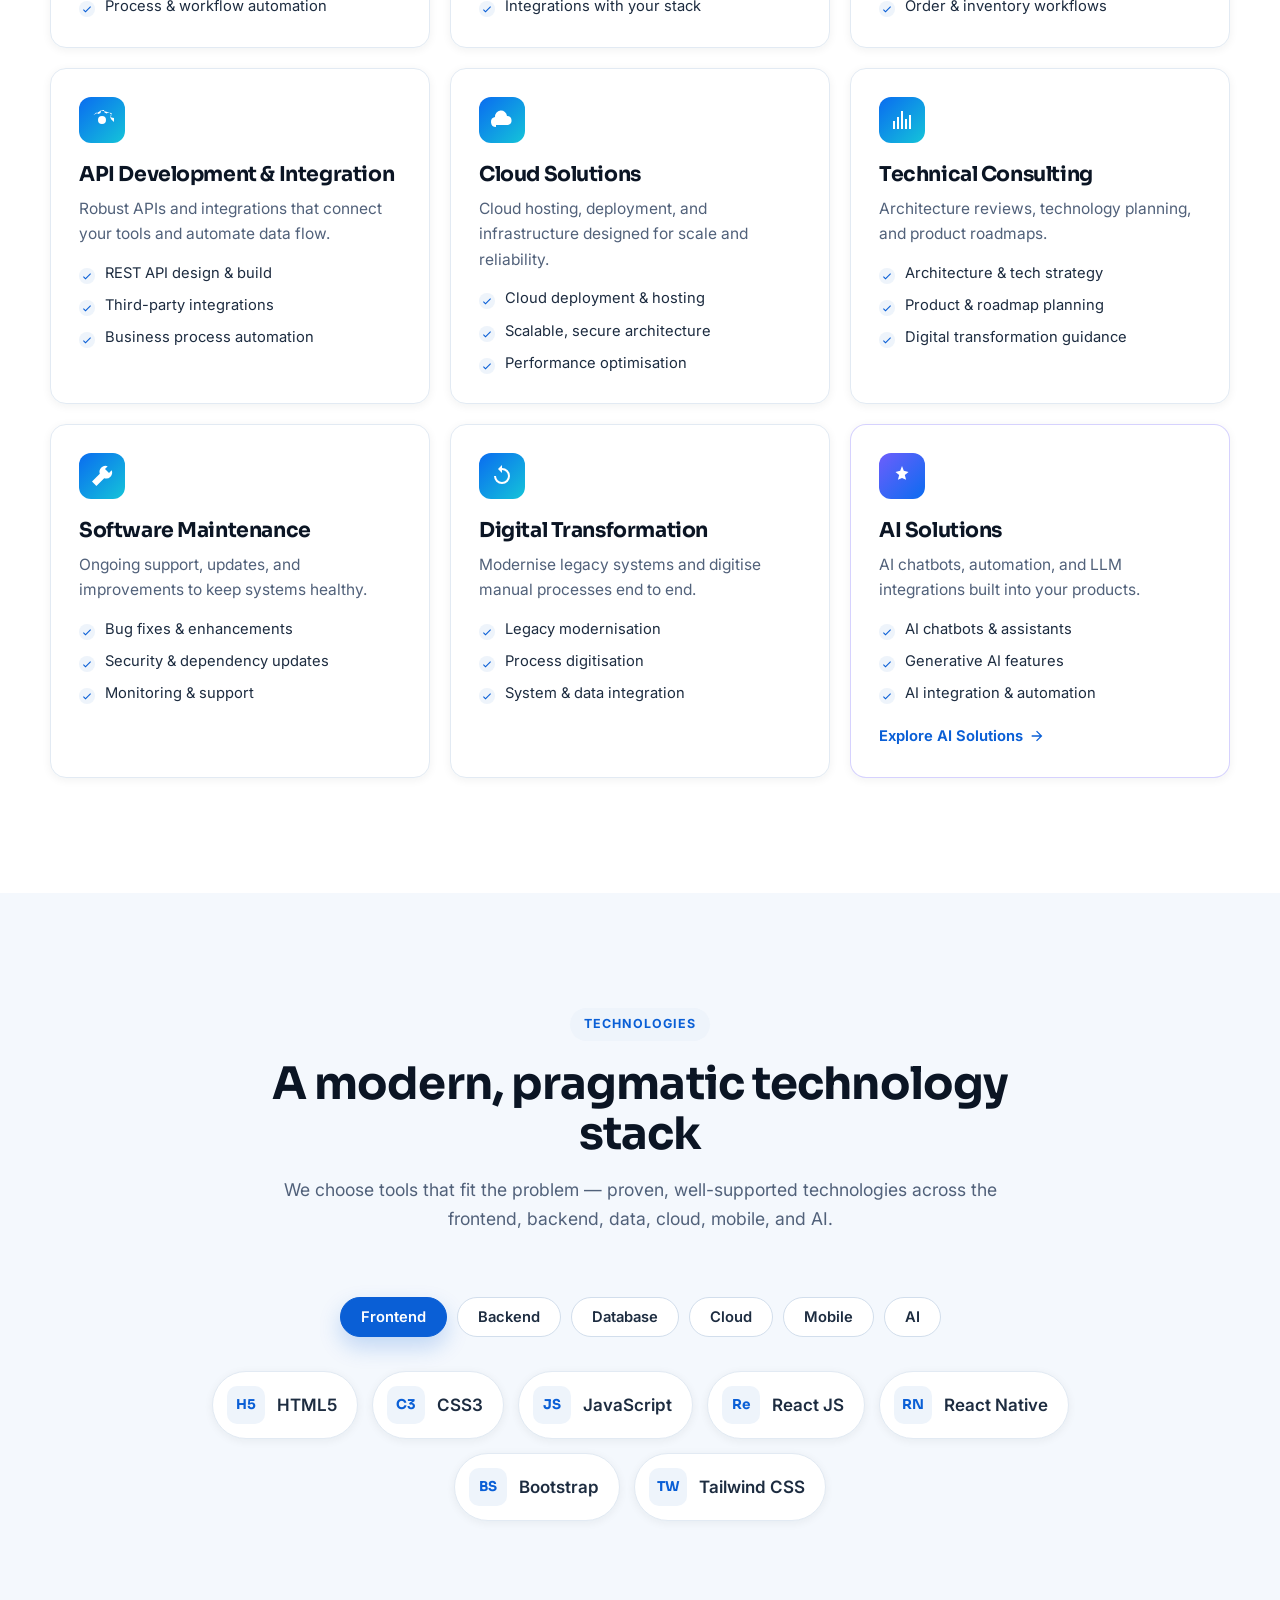
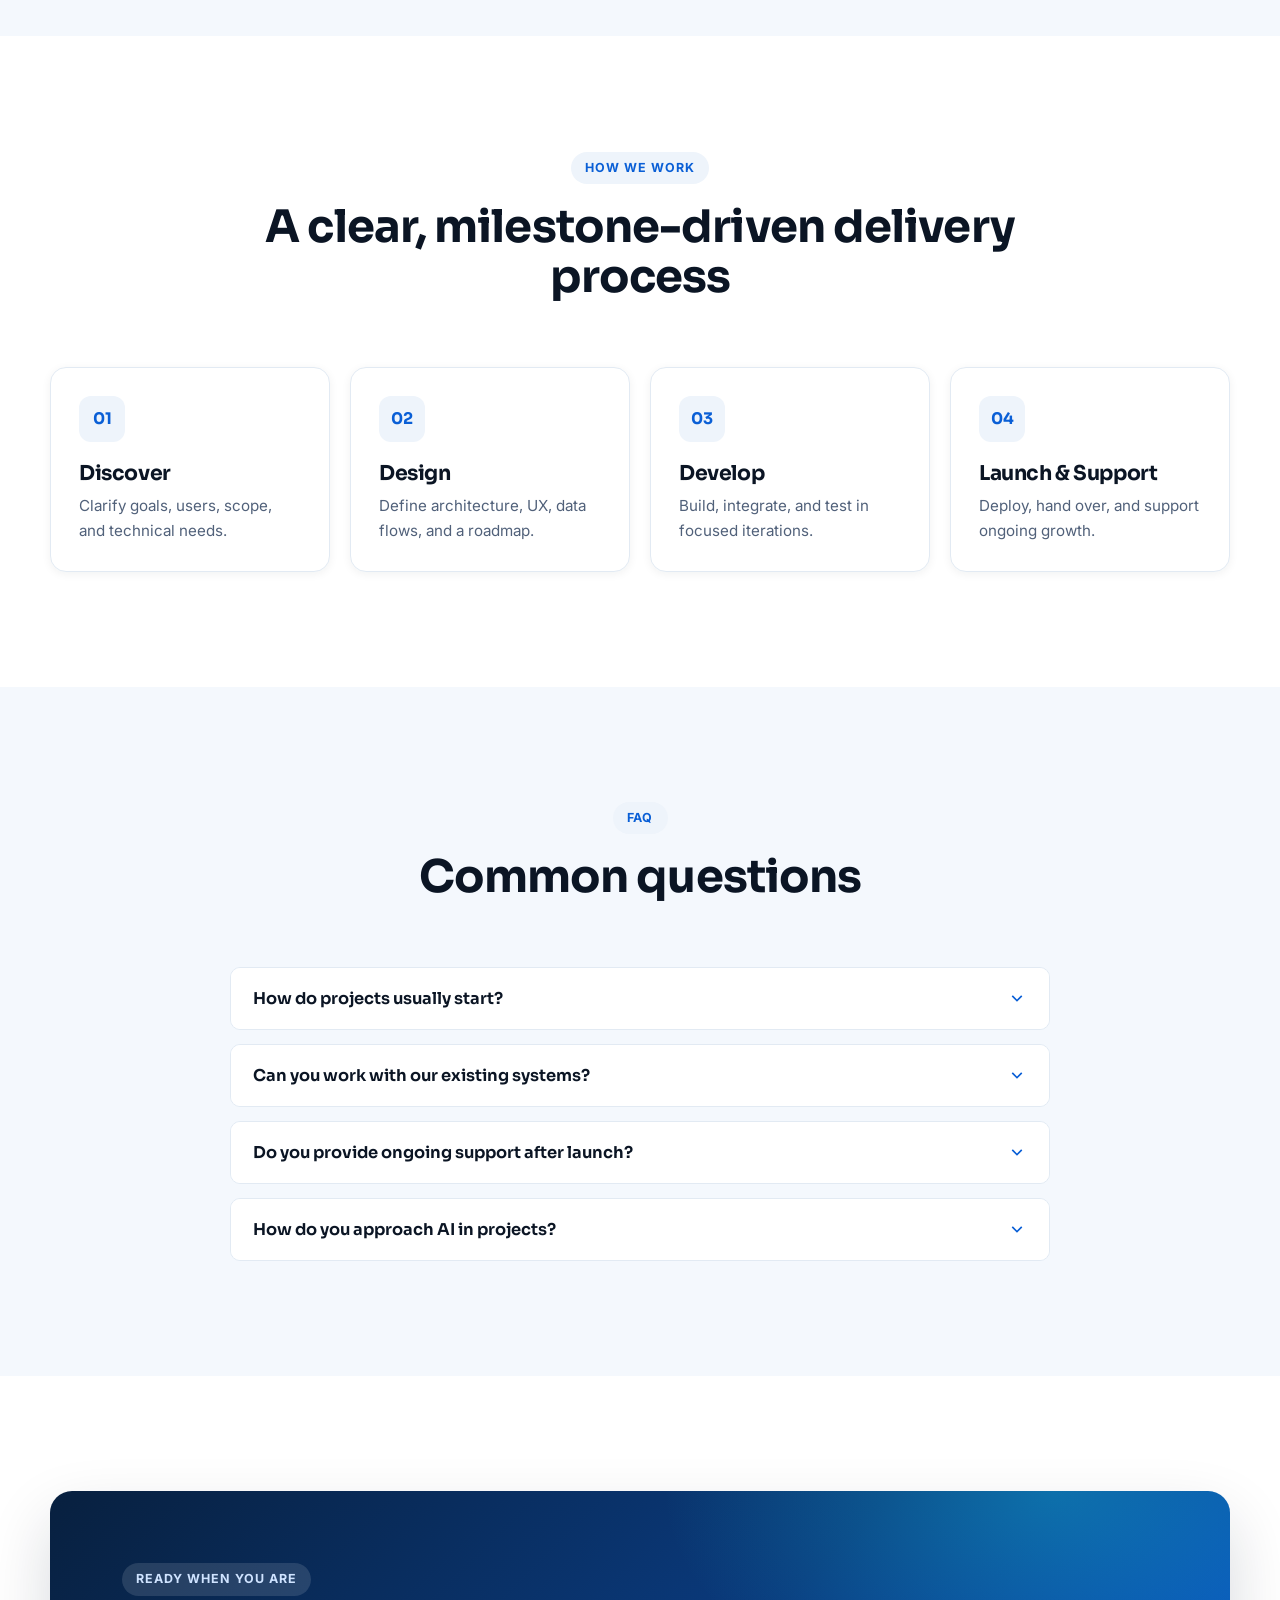
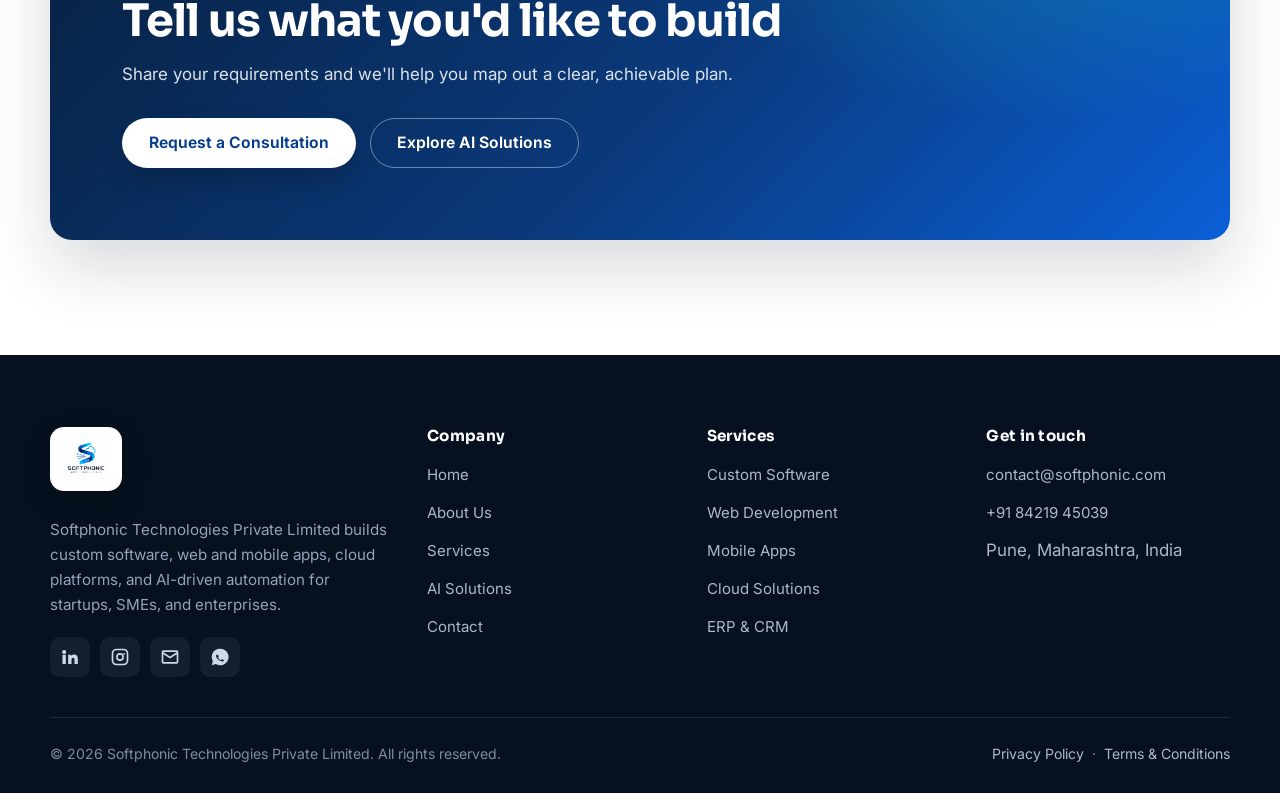
<file: services.html>
<!DOCTYPE html>
<html lang="en">
<head>
  <meta charset="UTF-8">
  <meta name="viewport" content="width=device-width, initial-scale=1.0">
  <script>document.documentElement.classList.add('js');</script>
  <title>Services | Software, Web, Mobile, Cloud, ERP &amp; CRM — Softphonic Technologies</title>
  <meta name="description" content="Explore Softphonic Technologies' services: custom software, web and mobile app development, ERP and CRM, e-commerce, API development, cloud solutions, consulting, and software maintenance.">
  <meta name="author" content="Softphonic Technologies Private Limited">
  <meta name="robots" content="index, follow">
  <meta name="theme-color" content="#0a5fd6">
  <link rel="canonical" href="https://softphonic.com/services.html">

  <meta property="og:type" content="website">
  <meta property="og:site_name" content="Softphonic Technologies">
  <meta property="og:title" content="Services | Softphonic Technologies">
  <meta property="og:description" content="Custom software, web and mobile apps, ERP/CRM, e-commerce, API development, cloud solutions, consulting, and maintenance.">
  <meta property="og:url" content="https://softphonic.com/services.html">
  <meta property="og:image" content="https://softphonic.com/softphonic_logo.png">
  <meta name="twitter:card" content="summary_large_image">
  <meta name="twitter:title" content="Services | Softphonic Technologies">
  <meta name="twitter:description" content="Custom software, web and mobile apps, ERP/CRM, e-commerce, API development, cloud solutions, consulting, and maintenance.">
  <meta name="twitter:image" content="https://softphonic.com/softphonic_logo.png">

  <link rel="icon" type="image/png" href="softphonic_logo.png">
  <link rel="apple-touch-icon" href="softphonic_logo.png">

  <link rel="preconnect" href="https://fonts.googleapis.com">
  <link rel="preconnect" href="https://fonts.gstatic.com" crossorigin>
  <link href="https://fonts.googleapis.com/css2?family=Inter:wght@400;500;600;700&family=Sora:wght@600;700&display=swap" rel="stylesheet">
  <link rel="stylesheet" href="assets/css/styles.css">

  <script type="application/ld+json">
  {
    "@context": "https://schema.org",
    "@type": "BreadcrumbList",
    "itemListElement": [
      { "@type": "ListItem", "position": 1, "name": "Home", "item": "https://softphonic.com/" },
      { "@type": "ListItem", "position": 2, "name": "Services", "item": "https://softphonic.com/services.html" }
    ]
  }
  </script>
</head>
<body>
  <a class="skip-link" href="#main">Skip to main content</a>

  <header class="site-header">
    <div class="container nav">
      <a class="brand" href="index.html" aria-label="Softphonic Technologies — home">
        <img class="brand-mark" src="softphonic_logo.png" alt="" width="44" height="44">
        <span class="brand-text">
          <span class="brand-name">Softphonic</span>
          <span class="brand-line">Technologies</span>
        </span>
      </a>
      <button class="nav-toggle" type="button" aria-label="Toggle navigation menu" aria-expanded="false" aria-controls="nav-menu">
        <span></span>
      </button>
      <nav class="nav-menu" id="nav-menu" aria-label="Primary">
        <a class="nav-link" href="index.html">Home</a>
        <a class="nav-link" href="about.html">About</a>
        <a class="nav-link" href="services.html">Services</a>
        <a class="nav-link" href="ai-solutions.html">AI Solutions</a>
        <a class="nav-link" href="contact.html">Contact</a>
      </nav>
      <div class="nav-cta">
        <a class="btn" href="contact.html">Start a Project</a>
      </div>
    </div>
  </header>

  <main id="main">
    <section class="page-hero">
      <div class="container">
        <span class="kicker">Our services</span>
        <h1>Technology services that cover the full product lifecycle</h1>
        <p class="lead">From custom software and web platforms to mobile apps, cloud, ERP/CRM, e-commerce,
          and AI — we deliver practical solutions designed to grow with your business.</p>
        <nav class="breadcrumb" aria-label="Breadcrumb">
          <a href="index.html">Home</a><span aria-hidden="true">/</span><span>Services</span>
        </nav>
      </div>
    </section>

    <section aria-labelledby="services-title">
      <div class="container">
        <div class="section-head">
          <span class="kicker">Core offerings</span>
          <h2 id="services-title">What we can build for you</h2>
          <p>Each engagement is tailored to your goals, timeline, and budget — with clean architecture and
            maintainable code at the core.</p>
        </div>

        <div class="grid grid-3">
          <article class="card reveal" id="software">
            <span class="icon-tile" aria-hidden="true"><svg viewBox="0 0 24 24"><path d="M9.4 16.6 4.8 12l4.6-4.6L8 6l-6 6 6 6zm5.2 0L19.2 12l-4.6-4.6L16 6l6 6-6 6z"/></svg></span>
            <h3>Custom Software Development</h3>
            <p>Business applications and internal systems engineered around your exact processes.</p>
            <ul class="card-list">
              <li>Internal tools &amp; dashboards</li>
              <li>SaaS product development</li>
              <li>Workflow &amp; reporting systems</li>
            </ul>
          </article>

          <article class="card reveal" data-delay="1" id="web">
            <span class="icon-tile" aria-hidden="true"><svg viewBox="0 0 24 24"><path d="M3 4h18a1 1 0 0 1 1 1v12a1 1 0 0 1-1 1h-7v2h3v2H7v-2h3v-2H3a1 1 0 0 1-1-1V5a1 1 0 0 1 1-1zm1 2v9h16V6z"/></svg></span>
            <h3>Website Development</h3>
            <p>Fast, responsive, SEO-friendly websites and web applications.</p>
            <ul class="card-list">
              <li>Corporate &amp; marketing sites</li>
              <li>Web apps &amp; customer portals</li>
              <li>Admin panels &amp; dashboards</li>
            </ul>
          </article>

          <article class="card reveal" data-delay="2" id="mobile">
            <span class="icon-tile" aria-hidden="true"><svg viewBox="0 0 24 24"><path d="M7 2h10a2 2 0 0 1 2 2v16a2 2 0 0 1-2 2H7a2 2 0 0 1-2-2V4a2 2 0 0 1 2-2zm0 3v12h10V5zm5 14.5a1 1 0 1 0 0-2 1 1 0 0 0 0 2z"/></svg></span>
            <h3>Mobile App Development</h3>
            <p>Android and iOS applications with intuitive UX and reliable back ends.</p>
            <ul class="card-list">
              <li>Native &amp; cross-platform apps</li>
              <li>API-connected experiences</li>
              <li>Store-ready releases</li>
            </ul>
          </article>

          <article class="card reveal" id="erp">
            <span class="icon-tile" aria-hidden="true"><svg viewBox="0 0 24 24"><path d="M4 3h16a1 1 0 0 1 1 1v4H3V4a1 1 0 0 1 1-1zm-1 7h18v10a1 1 0 0 1-1 1H4a1 1 0 0 1-1-1zm3 3v2h5v-2zm0 4v2h5v-2z"/></svg></span>
            <h3>ERP Solutions</h3>
            <p>Custom or integrated ERP modules to streamline operations and data.</p>
            <ul class="card-list">
              <li>Inventory &amp; order management</li>
              <li>Finance &amp; reporting modules</li>
              <li>Process &amp; workflow automation</li>
            </ul>
          </article>

          <article class="card reveal" data-delay="1" id="crm">
            <span class="icon-tile" aria-hidden="true"><svg viewBox="0 0 24 24"><path d="M16 11a4 4 0 1 0-4-4 4 4 0 0 0 4 4zm-8 0a3 3 0 1 0-3-3 3 3 0 0 0 3 3zm0 2c-2.7 0-6 1.3-6 4v2h7v-2c0-1.1.5-2 1.3-2.8A9 9 0 0 0 8 13zm8 0c-2.7 0-8 1.3-8 4v2h16v-2c0-2.7-5.3-4-8-4z"/></svg></span>
            <h3>CRM Solutions</h3>
            <p>Customer relationship tools that fit your sales and support workflows.</p>
            <ul class="card-list">
              <li>Lead &amp; pipeline tracking</li>
              <li>Customer data &amp; activity views</li>
              <li>Integrations with your stack</li>
            </ul>
          </article>

          <article class="card reveal" data-delay="2" id="ecommerce">
            <span class="icon-tile" aria-hidden="true"><svg viewBox="0 0 24 24"><path d="M7 4h-2l-1 2H2v2h2l1.6 9.6A2 2 0 0 0 7.6 19H18v-2H8l.3-2H19a1 1 0 0 0 1-.8L21.6 6H6.4zM8 20a1.5 1.5 0 1 0 0 3 1.5 1.5 0 0 0 0-3zm9 0a1.5 1.5 0 1 0 0 3 1.5 1.5 0 0 0 0-3z"/></svg></span>
            <h3>E-commerce Development</h3>
            <p>Online stores and commerce platforms built for performance and conversions.</p>
            <ul class="card-list">
              <li>Storefronts &amp; product catalogues</li>
              <li>Checkout &amp; payment integration</li>
              <li>Order &amp; inventory workflows</li>
            </ul>
          </article>

          <article class="card reveal" id="integration">
            <span class="icon-tile" aria-hidden="true"><svg viewBox="0 0 24 24"><path d="M10 2h4l.5 2.6 2.1.9 2.2-1.4 2.8 2.8-1.4 2.2.9 2.1L24 14v-4l-2.6-.5-.9-2.1 1.4-2.2M3.4 7.3 6.2 4.5l2.2 1.4 2.1-.9L11 2.4M12 8a4 4 0 1 1 0 8 4 4 0 0 1 0-8z"/></svg></span>
            <h3>API Development &amp; Integration</h3>
            <p>Robust APIs and integrations that connect your tools and automate data flow.</p>
            <ul class="card-list">
              <li>REST API design &amp; build</li>
              <li>Third-party integrations</li>
              <li>Business process automation</li>
            </ul>
          </article>

          <article class="card reveal" data-delay="1" id="cloud">
            <span class="icon-tile" aria-hidden="true"><svg viewBox="0 0 24 24"><path d="M6 19a5 5 0 0 1-1-9.9A6 6 0 0 1 17 8a4.5 4.5 0 0 1 1 8.9V17H6z"/></svg></span>
            <h3>Cloud Solutions</h3>
            <p>Cloud hosting, deployment, and infrastructure designed for scale and reliability.</p>
            <ul class="card-list">
              <li>Cloud deployment &amp; hosting</li>
              <li>Scalable, secure architecture</li>
              <li>Performance optimisation</li>
            </ul>
          </article>

          <article class="card reveal" data-delay="2" id="consulting">
            <span class="icon-tile" aria-hidden="true"><svg viewBox="0 0 24 24"><path d="M3 13h2v8H3zm4-4h2v12H7zm4-6h2v18h-2zm4 8h2v10h-2zm4-4h2v14h-2z"/></svg></span>
            <h3>Technical Consulting</h3>
            <p>Architecture reviews, technology planning, and product roadmaps.</p>
            <ul class="card-list">
              <li>Architecture &amp; tech strategy</li>
              <li>Product &amp; roadmap planning</li>
              <li>Digital transformation guidance</li>
            </ul>
          </article>

          <article class="card reveal" id="maintenance">
            <span class="icon-tile" aria-hidden="true"><svg viewBox="0 0 24 24"><path d="M21.7 6.3 19 9l-4-4 2.7-2.7a6 6 0 0 0-7.9 7.5L2 17.6 6.4 22l7.8-7.8a6 6 0 0 0 7.5-7.9z"/></svg></span>
            <h3>Software Maintenance</h3>
            <p>Ongoing support, updates, and improvements to keep systems healthy.</p>
            <ul class="card-list">
              <li>Bug fixes &amp; enhancements</li>
              <li>Security &amp; dependency updates</li>
              <li>Monitoring &amp; support</li>
            </ul>
          </article>

          <article class="card reveal" data-delay="1" id="transformation">
            <span class="icon-tile" aria-hidden="true"><svg viewBox="0 0 24 24"><path d="M12 4V1L8 5l4 4V6a6 6 0 1 1-6 6H4a8 8 0 1 0 8-8z"/></svg></span>
            <h3>Digital Transformation</h3>
            <p>Modernise legacy systems and digitise manual processes end to end.</p>
            <ul class="card-list">
              <li>Legacy modernisation</li>
              <li>Process digitisation</li>
              <li>System &amp; data integration</li>
            </ul>
          </article>

          <article class="card reveal feature-ai" data-delay="2" id="ai">
            <span class="icon-tile ai" aria-hidden="true"><svg viewBox="0 0 24 24"><path d="M12 2l1.8 4.8L18.5 8l-3.7 3 1.3 4.8L12 13.9 7.9 15.8 9.2 11 5.5 8l4.7-1.2z"/></svg></span>
            <h3>AI Solutions</h3>
            <p>AI chatbots, automation, and LLM integrations built into your products.</p>
            <ul class="card-list">
              <li>AI chatbots &amp; assistants</li>
              <li>Generative AI features</li>
              <li>AI integration &amp; automation</li>
            </ul>
            <a class="card-link" href="ai-solutions.html">Explore AI Solutions <svg viewBox="0 0 24 24" aria-hidden="true"><path d="M4 11h12.2l-5.6-5.6L12 4l8 8-8 8-1.4-1.4 5.6-5.6H4z"/></svg></a>
          </article>
        </div>
      </div>
    </section>

    <!-- Technologies -->
    <section class="bg-soft" aria-labelledby="tech-title">
      <div class="container">
        <div class="section-head">
          <span class="kicker">Technologies</span>
          <h2 id="tech-title">A modern, pragmatic technology stack</h2>
          <p>We choose tools that fit the problem — proven, well-supported technologies across the frontend,
            backend, data, cloud, mobile, and AI.</p>
        </div>

        <div class="tech-tabs" role="tablist" aria-label="Technology categories">
          <button class="tech-tab" role="tab" id="tab-frontend" aria-controls="panel-frontend" aria-selected="true" tabindex="0">Frontend</button>
          <button class="tech-tab" role="tab" id="tab-backend" aria-controls="panel-backend" aria-selected="false" tabindex="-1">Backend</button>
          <button class="tech-tab" role="tab" id="tab-database" aria-controls="panel-database" aria-selected="false" tabindex="-1">Database</button>
          <button class="tech-tab" role="tab" id="tab-cloud" aria-controls="panel-cloud" aria-selected="false" tabindex="-1">Cloud</button>
          <button class="tech-tab" role="tab" id="tab-mobile" aria-controls="panel-mobile" aria-selected="false" tabindex="-1">Mobile</button>
          <button class="tech-tab" role="tab" id="tab-ai" aria-controls="panel-ai" aria-selected="false" tabindex="-1">AI</button>
        </div>

        <div class="tech-panel is-active" id="panel-frontend" role="tabpanel" aria-labelledby="tab-frontend">
          <div class="tech-grid">
            <span class="tech-chip"><span class="badge">H5</span> HTML5</span>
            <span class="tech-chip"><span class="badge">C3</span> CSS3</span>
            <span class="tech-chip"><span class="badge">JS</span> JavaScript</span>
            <span class="tech-chip"><span class="badge">Re</span> React JS</span>
            <span class="tech-chip"><span class="badge">RN</span> React Native</span>
            <span class="tech-chip"><span class="badge">BS</span> Bootstrap</span>
            <span class="tech-chip"><span class="badge">TW</span> Tailwind CSS</span>
          </div>
        </div>
        <div class="tech-panel" id="panel-backend" role="tabpanel" aria-labelledby="tab-backend" hidden>
          <div class="tech-grid">
            <span class="tech-chip"><span class="badge">JV</span> Java</span>
            <span class="tech-chip"><span class="badge">KT</span> Kotlin</span>
            <span class="tech-chip"><span class="badge">.N</span> ASP.NET</span>
            <span class="tech-chip"><span class="badge">.C</span> .NET Core</span>
            <span class="tech-chip"><span class="badge">ND</span> Node.js</span>
            <span class="tech-chip"><span class="badge">PH</span> PHP</span>
          </div>
        </div>
        <div class="tech-panel" id="panel-database" role="tabpanel" aria-labelledby="tab-database" hidden>
          <div class="tech-grid">
            <span class="tech-chip"><span class="badge">PG</span> PostgreSQL</span>
            <span class="tech-chip"><span class="badge">MS</span> SQL Server</span>
            <span class="tech-chip"><span class="badge">MY</span> MySQL</span>
            <span class="tech-chip"><span class="badge">MO</span> MongoDB</span>
          </div>
        </div>
        <div class="tech-panel" id="panel-cloud" role="tabpanel" aria-labelledby="tab-cloud" hidden>
          <div class="tech-grid">
            <span class="tech-chip"><span class="badge">AW</span> AWS</span>
            <span class="tech-chip"><span class="badge">AZ</span> Microsoft Azure</span>
          </div>
        </div>
        <div class="tech-panel" id="panel-mobile" role="tabpanel" aria-labelledby="tab-mobile" hidden>
          <div class="tech-grid">
            <span class="tech-chip"><span class="badge">AN</span> Android</span>
            <span class="tech-chip"><span class="badge">iOS</span> iOS</span>
          </div>
        </div>
        <div class="tech-panel" id="panel-ai" role="tabpanel" aria-labelledby="tab-ai" hidden>
          <div class="tech-grid">
            <span class="tech-chip"><span class="badge">AI</span> OpenAI</span>
            <span class="tech-chip"><span class="badge">AZ</span> Azure AI</span>
            <span class="tech-chip"><span class="badge">{}</span> AI APIs</span>
            <span class="tech-chip"><span class="badge">LL</span> LLM Integrations</span>
          </div>
        </div>
      </div>
    </section>

    <!-- Process -->
    <section aria-labelledby="process-title">
      <div class="container">
        <div class="section-head">
          <span class="kicker">How we work</span>
          <h2 id="process-title">A clear, milestone-driven delivery process</h2>
        </div>
        <div class="grid grid-4 steps">
          <article class="step reveal"><h3>Discover</h3><p>Clarify goals, users, scope, and technical needs.</p></article>
          <article class="step reveal" data-delay="1"><h3>Design</h3><p>Define architecture, UX, data flows, and a roadmap.</p></article>
          <article class="step reveal" data-delay="2"><h3>Develop</h3><p>Build, integrate, and test in focused iterations.</p></article>
          <article class="step reveal" data-delay="3"><h3>Launch &amp; Support</h3><p>Deploy, hand over, and support ongoing growth.</p></article>
        </div>
      </div>
    </section>

    <!-- FAQ -->
    <section class="bg-soft" aria-labelledby="faq-title">
      <div class="container">
        <div class="section-head">
          <span class="kicker">FAQ</span>
          <h2 id="faq-title">Common questions</h2>
        </div>
        <div class="faq">
          <div class="faq-item reveal">
            <button class="faq-q" type="button" aria-expanded="false" aria-controls="faq-a1">
              How do projects usually start?
              <svg class="chev" viewBox="0 0 24 24" aria-hidden="true"><path d="M12 15.4 5.6 9 7 7.6l5 5 5-5L18.4 9z"/></svg>
            </button>
            <div class="faq-a" id="faq-a1"><div class="faq-a-inner">Most projects begin with a discovery conversation where we understand your goals, scope, and constraints. From there we propose a practical approach, technology direction, and a delivery roadmap.</div></div>
          </div>
          <div class="faq-item reveal">
            <button class="faq-q" type="button" aria-expanded="false" aria-controls="faq-a2">
              Can you work with our existing systems?
              <svg class="chev" viewBox="0 0 24 24" aria-hidden="true"><path d="M12 15.4 5.6 9 7 7.6l5 5 5-5L18.4 9z"/></svg>
            </button>
            <div class="faq-a" id="faq-a2"><div class="faq-a-inner">Yes. We regularly integrate with existing software, databases, and third-party APIs, and we can modernise or extend systems you already rely on.</div></div>
          </div>
          <div class="faq-item reveal">
            <button class="faq-q" type="button" aria-expanded="false" aria-controls="faq-a3">
              Do you provide ongoing support after launch?
              <svg class="chev" viewBox="0 0 24 24" aria-hidden="true"><path d="M12 15.4 5.6 9 7 7.6l5 5 5-5L18.4 9z"/></svg>
            </button>
            <div class="faq-a" id="faq-a3"><div class="faq-a-inner">We offer software maintenance and support, including updates, enhancements, and monitoring, so your product stays reliable and secure over time.</div></div>
          </div>
          <div class="faq-item reveal">
            <button class="faq-q" type="button" aria-expanded="false" aria-controls="faq-a4">
              How do you approach AI in projects?
              <svg class="chev" viewBox="0 0 24 24" aria-hidden="true"><path d="M12 15.4 5.6 9 7 7.6l5 5 5-5L18.4 9z"/></svg>
            </button>
            <div class="faq-a" id="faq-a4"><div class="faq-a-inner">We focus on practical, well-scoped AI use cases — such as chatbots, automation, and LLM integrations — where the technology delivers measurable value rather than novelty.</div></div>
          </div>
        </div>
      </div>
    </section>

    <section>
      <div class="container">
        <div class="cta-band reveal">
          <span class="kicker on-dark">Ready when you are</span>
          <h2>Tell us what you'd like to build</h2>
          <p>Share your requirements and we'll help you map out a clear, achievable plan.</p>
          <div class="hero-actions">
            <a class="btn btn-light" href="contact.html">Request a Consultation</a>
            <a class="btn btn-outline-light" href="ai-solutions.html">Explore AI Solutions</a>
          </div>
        </div>
      </div>
    </section>
  </main>

  <footer class="site-footer">
    <div class="container">
      <div class="footer-grid">
        <div class="footer-brand">
          <a class="brand" href="index.html" aria-label="Softphonic Technologies — home">
            <img class="brand-mark" src="softphonic_logo.png" alt="" width="44" height="44">
            <span class="brand-text">
              <span class="brand-name">Softphonic</span>
              <span class="brand-line">Technologies</span>
            </span>
          </a>
          <p class="footer-about">Softphonic Technologies Private Limited builds custom software, web and
            mobile apps, cloud platforms, and AI-driven automation for startups, SMEs, and enterprises.</p>
          <div class="footer-social">
            <a href="https://www.linkedin.com/company/softphonic-technologies/" target="_blank" rel="noopener noreferrer" aria-label="Softphonic on LinkedIn"><svg viewBox="0 0 24 24" aria-hidden="true"><path d="M4.98 3.5a2.5 2.5 0 1 1 0 5 2.5 2.5 0 0 1 0-5ZM3 9.4h4v11.1H3V9.4Zm6.2 0h3.8v1.5c.6-.9 1.8-1.8 3.7-1.8 4 0 4.7 2.6 4.7 6v5.4h-4v-4.8c0-1.2 0-2.7-1.7-2.7s-1.9 1.3-1.9 2.6v4.9h-4V9.4Z"/></svg></a>
            <a href="https://www.instagram.com/softphonic_technologies" target="_blank" rel="noopener noreferrer" aria-label="Softphonic on Instagram"><svg viewBox="0 0 24 24" aria-hidden="true"><path d="M7.8 2h8.4A5.8 5.8 0 0 1 22 7.8v8.4a5.8 5.8 0 0 1-5.8 5.8H7.8A5.8 5.8 0 0 1 2 16.2V7.8A5.8 5.8 0 0 1 7.8 2Zm0 2A3.8 3.8 0 0 0 4 7.8v8.4A3.8 3.8 0 0 0 7.8 20h8.4a3.8 3.8 0 0 0 3.8-3.8V7.8A3.8 3.8 0 0 0 16.2 4H7.8Zm4.2 3.3a4.7 4.7 0 1 1 0 9.4 4.7 4.7 0 0 1 0-9.4Zm0 2a2.7 2.7 0 1 0 0 5.4 2.7 2.7 0 0 0 0-5.4Zm5-2.2a1.1 1.1 0 1 1 0 2.2 1.1 1.1 0 0 1 0-2.2Z"/></svg></a>
            <a href="mailto:contact@softphonic.com" aria-label="Email Softphonic"><svg viewBox="0 0 24 24" aria-hidden="true"><path d="M4 4h16a2 2 0 0 1 2 2v12a2 2 0 0 1-2 2H4a2 2 0 0 1-2-2V6a2 2 0 0 1 2-2zm0 2v.4l8 5 8-5V6H4zm16 2.8-8 5-8-5V18h16z"/></svg></a>
            <a href="https://wa.me/918421945039" target="_blank" rel="noopener noreferrer" aria-label="WhatsApp Softphonic"><svg viewBox="0 0 24 24" aria-hidden="true"><path d="M12 2a10 10 0 0 0-8.6 15l-1.3 4.8 4.9-1.3A10 10 0 1 0 12 2zm5.3 14c-.2.7-1.3 1.3-1.8 1.3s-1.6.2-3.6-.7a9 9 0 0 1-3.7-3.3c-.3-.5-.9-1.5-.9-2.4s.5-1.3.7-1.5.4-.2.6-.2h.4c.2 0 .4 0 .6.5l.7 1.7c0 .2.1.3 0 .5l-.4.5c-.2.2-.3.3-.1.6s.6 1 1.3 1.6c.9.8 1.5 1 1.8 1.1s.4 0 .6-.1l.7-.8c.2-.3.4-.2.6-.1l1.6.8c.2.1.4.2.4.3s0 .6-.2 1.1z"/></svg></a>
          </div>
        </div>
        <div class="footer-col">
          <h4>Company</h4>
          <ul>
            <li><a href="index.html">Home</a></li>
            <li><a href="about.html">About Us</a></li>
            <li><a href="services.html">Services</a></li>
            <li><a href="ai-solutions.html">AI Solutions</a></li>
            <li><a href="contact.html">Contact</a></li>
          </ul>
        </div>
        <div class="footer-col">
          <h4>Services</h4>
          <ul>
            <li><a href="services.html#software">Custom Software</a></li>
            <li><a href="services.html#web">Web Development</a></li>
            <li><a href="services.html#mobile">Mobile Apps</a></li>
            <li><a href="services.html#cloud">Cloud Solutions</a></li>
            <li><a href="services.html#erp">ERP &amp; CRM</a></li>
          </ul>
        </div>
        <div class="footer-col">
          <h4>Get in touch</h4>
          <ul>
            <li><a href="mailto:contact@softphonic.com">contact@softphonic.com</a></li>
            <li><a href="tel:+918421945039">+91 84219 45039</a></li>
            <li>Pune, Maharashtra, India</li>
          </ul>
        </div>
      </div>
      <div class="footer-bottom">
        <span>© <span id="year">2026</span> Softphonic Technologies Private Limited. All rights reserved.</span>
        <nav aria-label="Legal">
          <a href="privacy-policy.html">Privacy Policy</a>
          &nbsp;·&nbsp;
          <a href="terms-and-conditions.html">Terms &amp; Conditions</a>
        </nav>
      </div>
    </div>
  </footer>

  <a class="whatsapp-float" href="https://wa.me/918421945039?text=Hello%20Softphonic%20Technologies%2C%20I%20would%20like%20to%20discuss%20a%20project." target="_blank" rel="noopener noreferrer" aria-label="Chat with Softphonic on WhatsApp">
    <svg viewBox="0 0 32 32" aria-hidden="true"><path d="M16.03 3.2A12.66 12.66 0 0 0 5.1 22.23L3.6 28.8l6.72-1.55A12.65 12.65 0 1 0 16.03 3.2Zm0 2.3a10.35 10.35 0 1 1-5.26 19.27l-.38-.23-3.65.84.82-3.55-.25-.39A10.35 10.35 0 0 1 16.03 5.5Zm-4.41 5.3c-.23 0-.6.08-.92.43-.31.35-1.2 1.17-1.2 2.85s1.23 3.31 1.4 3.54c.17.23 2.37 3.79 5.85 5.16 2.89 1.14 3.48.91 4.11.86.63-.06 2.03-.83 2.31-1.63.29-.8.29-1.49.2-1.63-.08-.14-.31-.23-.66-.4-.34-.18-2.02-1-2.34-1.11-.31-.12-.54-.18-.77.17-.23.34-.88 1.1-1.08 1.33-.2.23-.4.26-.74.09-.34-.18-1.45-.54-2.76-1.71-1.02-.91-1.71-2.03-1.91-2.37-.2-.35-.02-.53.15-.71.15-.15.34-.4.51-.6.17-.2.23-.34.34-.57.12-.23.06-.43-.03-.6-.08-.17-.77-1.86-1.05-2.54-.28-.67-.56-.58-.77-.59h-.66Z"/></svg>
    <span class="sr-only">Chat on WhatsApp</span>
  </a>
  <button class="to-top" type="button" aria-label="Back to top">
    <svg viewBox="0 0 24 24" aria-hidden="true"><path d="M12 6l8 8-1.4 1.4L12 8.8l-6.6 6.6L4 14z"/></svg>
  </button>

  <script src="assets/js/site.js" defer></script>
</body>
</html>
</file>
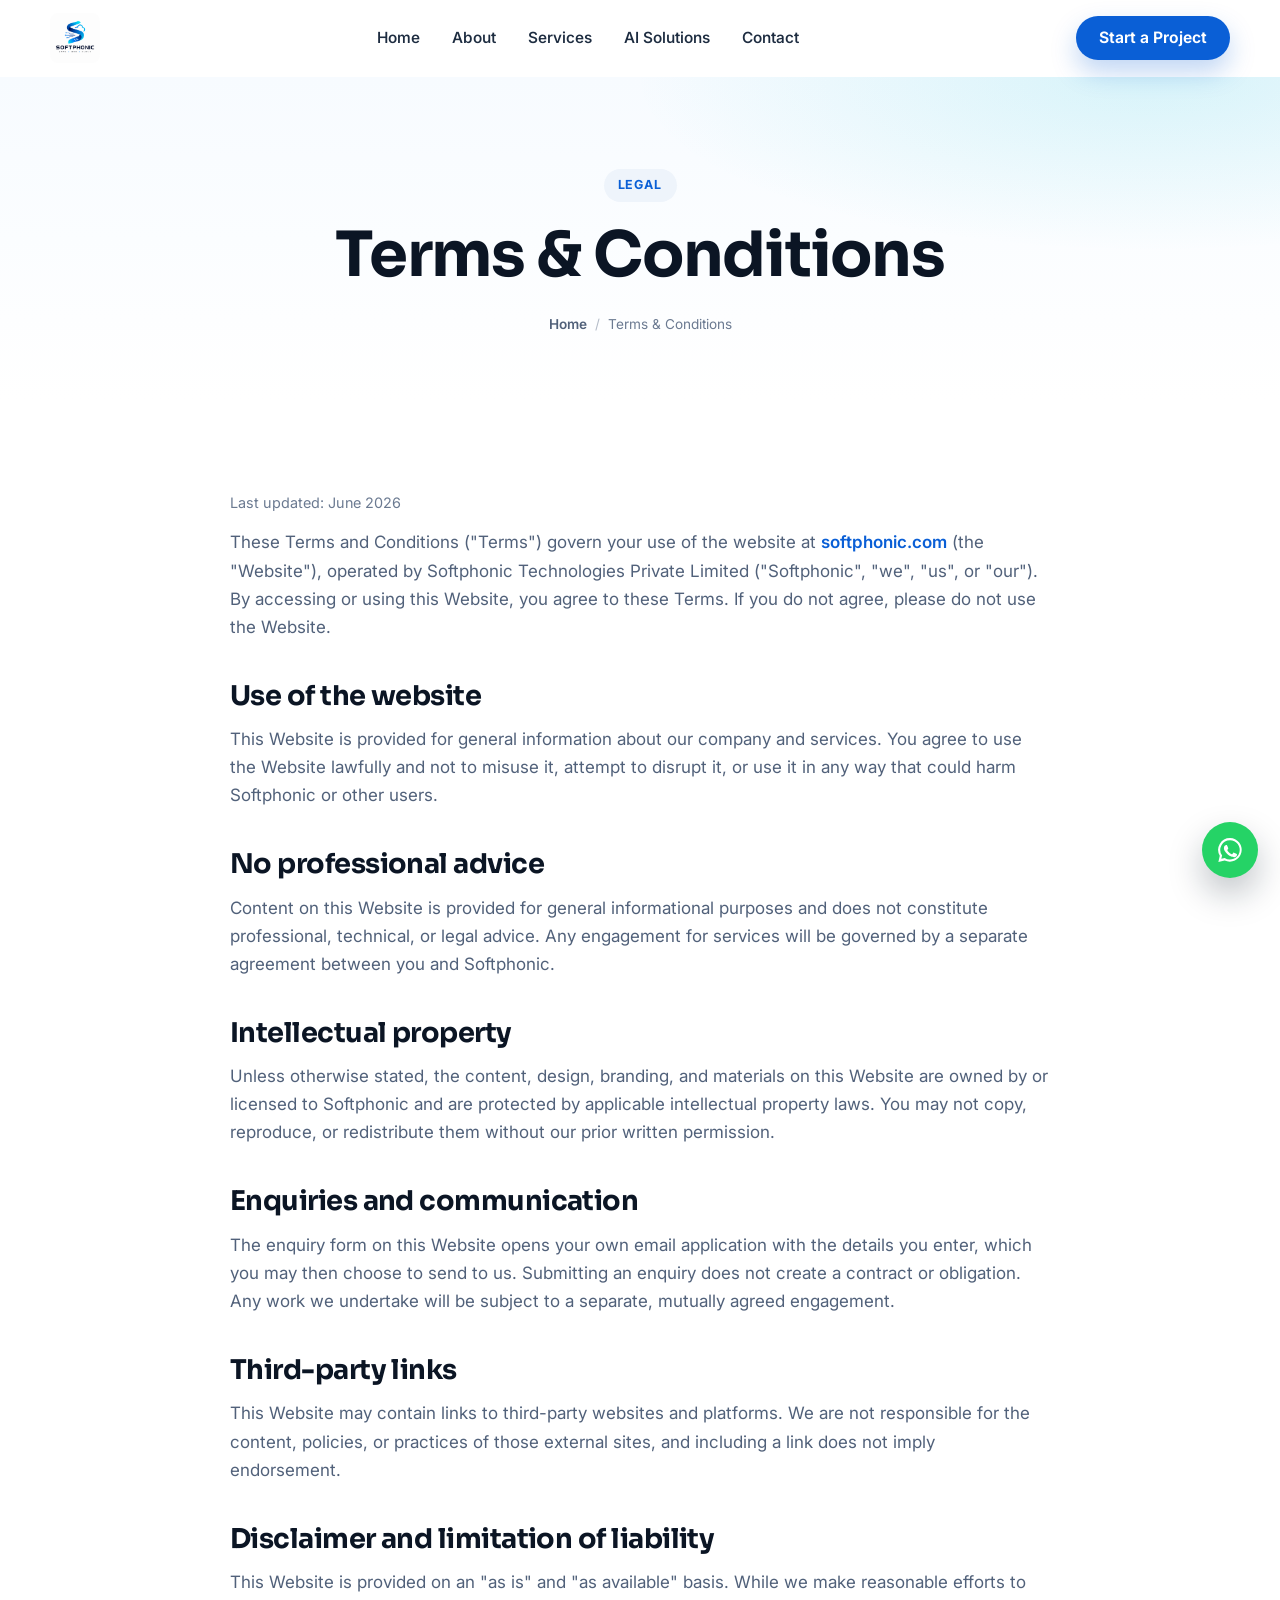
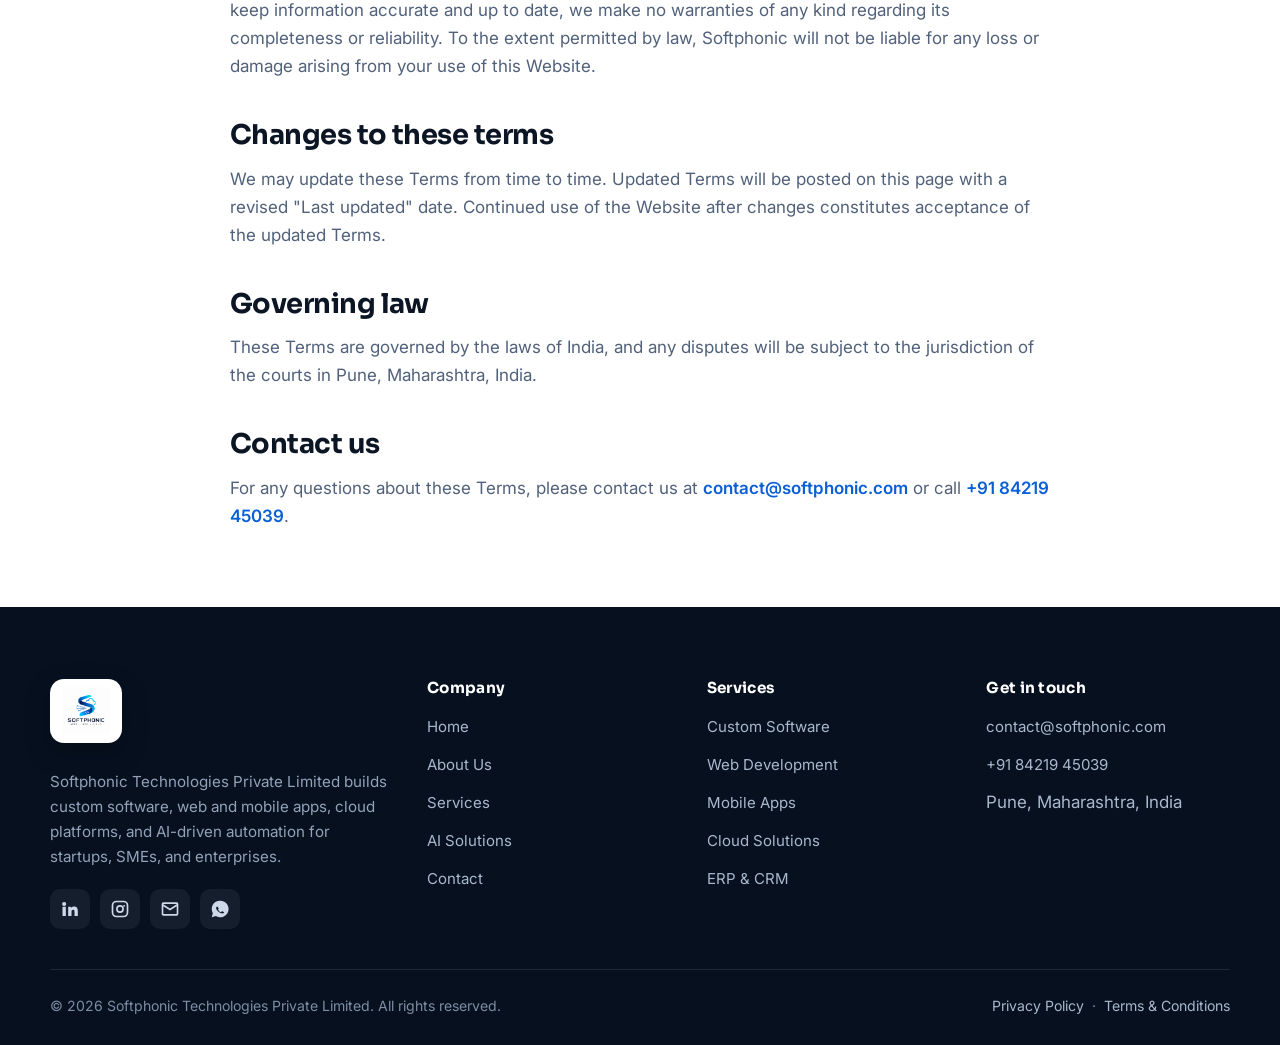
<file: terms-and-conditions.html>
<!DOCTYPE html>
<html lang="en">
<head>
  <meta charset="UTF-8">
  <meta name="viewport" content="width=device-width, initial-scale=1.0">
  <script>document.documentElement.classList.add('js');</script>
  <title>Terms &amp; Conditions | Softphonic Technologies</title>
  <meta name="description" content="Terms and Conditions governing the use of the Softphonic Technologies Private Limited website.">
  <meta name="author" content="Softphonic Technologies Private Limited">
  <meta name="robots" content="index, follow">
  <meta name="theme-color" content="#0a5fd6">
  <link rel="canonical" href="https://softphonic.com/terms-and-conditions.html">

  <meta property="og:type" content="website">
  <meta property="og:site_name" content="Softphonic Technologies">
  <meta property="og:title" content="Terms &amp; Conditions | Softphonic Technologies">
  <meta property="og:description" content="Terms governing the use of the Softphonic Technologies website.">
  <meta property="og:url" content="https://softphonic.com/terms-and-conditions.html">
  <meta property="og:image" content="https://softphonic.com/softphonic_logo.png">
  <meta name="twitter:card" content="summary_large_image">

  <link rel="icon" type="image/png" href="softphonic_logo.png">
  <link rel="apple-touch-icon" href="softphonic_logo.png">

  <link rel="preconnect" href="https://fonts.googleapis.com">
  <link rel="preconnect" href="https://fonts.gstatic.com" crossorigin>
  <link href="https://fonts.googleapis.com/css2?family=Inter:wght@400;500;600;700&family=Sora:wght@600;700&display=swap" rel="stylesheet">
  <link rel="stylesheet" href="assets/css/styles.css">
</head>
<body>
  <a class="skip-link" href="#main">Skip to main content</a>

  <header class="site-header">
    <div class="container nav">
      <a class="brand" href="index.html" aria-label="Softphonic Technologies — home">
        <img class="brand-mark" src="softphonic_logo.png" alt="" width="44" height="44">
        <span class="brand-text">
          <span class="brand-name">Softphonic</span>
          <span class="brand-line">Technologies</span>
        </span>
      </a>
      <button class="nav-toggle" type="button" aria-label="Toggle navigation menu" aria-expanded="false" aria-controls="nav-menu">
        <span></span>
      </button>
      <nav class="nav-menu" id="nav-menu" aria-label="Primary">
        <a class="nav-link" href="index.html">Home</a>
        <a class="nav-link" href="about.html">About</a>
        <a class="nav-link" href="services.html">Services</a>
        <a class="nav-link" href="ai-solutions.html">AI Solutions</a>
        <a class="nav-link" href="contact.html">Contact</a>
      </nav>
      <div class="nav-cta">
        <a class="btn" href="contact.html">Start a Project</a>
      </div>
    </div>
  </header>

  <main id="main">
    <section class="page-hero">
      <div class="container">
        <span class="kicker">Legal</span>
        <h1>Terms &amp; Conditions</h1>
        <nav class="breadcrumb" aria-label="Breadcrumb">
          <a href="index.html">Home</a><span aria-hidden="true">/</span><span>Terms &amp; Conditions</span>
        </nav>
      </div>
    </section>

    <section class="section-tight">
      <div class="container">
        <div class="legal-content">
          <p class="legal-meta">Last updated: June 2026</p>
          <p>These Terms and Conditions ("Terms") govern your use of the website at
            <a href="https://softphonic.com/">softphonic.com</a> (the "Website"), operated by Softphonic
            Technologies Private Limited ("Softphonic", "we", "us", or "our"). By accessing or using this
            Website, you agree to these Terms. If you do not agree, please do not use the Website.</p>

          <h2>Use of the website</h2>
          <p>This Website is provided for general information about our company and services. You agree to
            use the Website lawfully and not to misuse it, attempt to disrupt it, or use it in any way that
            could harm Softphonic or other users.</p>

          <h2>No professional advice</h2>
          <p>Content on this Website is provided for general informational purposes and does not constitute
            professional, technical, or legal advice. Any engagement for services will be governed by a
            separate agreement between you and Softphonic.</p>

          <h2>Intellectual property</h2>
          <p>Unless otherwise stated, the content, design, branding, and materials on this Website are owned
            by or licensed to Softphonic and are protected by applicable intellectual property laws. You may
            not copy, reproduce, or redistribute them without our prior written permission.</p>

          <h2>Enquiries and communication</h2>
          <p>The enquiry form on this Website opens your own email application with the details you enter,
            which you may then choose to send to us. Submitting an enquiry does not create a contract or
            obligation. Any work we undertake will be subject to a separate, mutually agreed engagement.</p>

          <h2>Third-party links</h2>
          <p>This Website may contain links to third-party websites and platforms. We are not responsible
            for the content, policies, or practices of those external sites, and including a link does not
            imply endorsement.</p>

          <h2>Disclaimer and limitation of liability</h2>
          <p>This Website is provided on an "as is" and "as available" basis. While we make reasonable
            efforts to keep information accurate and up to date, we make no warranties of any kind regarding
            its completeness or reliability. To the extent permitted by law, Softphonic will not be liable
            for any loss or damage arising from your use of this Website.</p>

          <h2>Changes to these terms</h2>
          <p>We may update these Terms from time to time. Updated Terms will be posted on this page with a
            revised "Last updated" date. Continued use of the Website after changes constitutes acceptance
            of the updated Terms.</p>

          <h2>Governing law</h2>
          <p>These Terms are governed by the laws of India, and any disputes will be subject to the
            jurisdiction of the courts in Pune, Maharashtra, India.</p>

          <h2>Contact us</h2>
          <p>For any questions about these Terms, please contact us at
            <a href="mailto:contact@softphonic.com">contact@softphonic.com</a> or call
            <a href="tel:+918421945039">+91 84219 45039</a>.</p>
        </div>
      </div>
    </section>
  </main>

  <footer class="site-footer">
    <div class="container">
      <div class="footer-grid">
        <div class="footer-brand">
          <a class="brand" href="index.html" aria-label="Softphonic Technologies — home">
            <img class="brand-mark" src="softphonic_logo.png" alt="" width="44" height="44">
            <span class="brand-text">
              <span class="brand-name">Softphonic</span>
              <span class="brand-line">Technologies</span>
            </span>
          </a>
          <p class="footer-about">Softphonic Technologies Private Limited builds custom software, web and
            mobile apps, cloud platforms, and AI-driven automation for startups, SMEs, and enterprises.</p>
          <div class="footer-social">
            <a href="https://www.linkedin.com/company/softphonic-technologies/" target="_blank" rel="noopener noreferrer" aria-label="Softphonic on LinkedIn"><svg viewBox="0 0 24 24" aria-hidden="true"><path d="M4.98 3.5a2.5 2.5 0 1 1 0 5 2.5 2.5 0 0 1 0-5ZM3 9.4h4v11.1H3V9.4Zm6.2 0h3.8v1.5c.6-.9 1.8-1.8 3.7-1.8 4 0 4.7 2.6 4.7 6v5.4h-4v-4.8c0-1.2 0-2.7-1.7-2.7s-1.9 1.3-1.9 2.6v4.9h-4V9.4Z"/></svg></a>
            <a href="https://www.instagram.com/softphonic_technologies" target="_blank" rel="noopener noreferrer" aria-label="Softphonic on Instagram"><svg viewBox="0 0 24 24" aria-hidden="true"><path d="M7.8 2h8.4A5.8 5.8 0 0 1 22 7.8v8.4a5.8 5.8 0 0 1-5.8 5.8H7.8A5.8 5.8 0 0 1 2 16.2V7.8A5.8 5.8 0 0 1 7.8 2Zm0 2A3.8 3.8 0 0 0 4 7.8v8.4A3.8 3.8 0 0 0 7.8 20h8.4a3.8 3.8 0 0 0 3.8-3.8V7.8A3.8 3.8 0 0 0 16.2 4H7.8Zm4.2 3.3a4.7 4.7 0 1 1 0 9.4 4.7 4.7 0 0 1 0-9.4Zm0 2a2.7 2.7 0 1 0 0 5.4 2.7 2.7 0 0 0 0-5.4Zm5-2.2a1.1 1.1 0 1 1 0 2.2 1.1 1.1 0 0 1 0-2.2Z"/></svg></a>
            <a href="mailto:contact@softphonic.com" aria-label="Email Softphonic"><svg viewBox="0 0 24 24" aria-hidden="true"><path d="M4 4h16a2 2 0 0 1 2 2v12a2 2 0 0 1-2 2H4a2 2 0 0 1-2-2V6a2 2 0 0 1 2-2zm0 2v.4l8 5 8-5V6H4zm16 2.8-8 5-8-5V18h16z"/></svg></a>
            <a href="https://wa.me/918421945039" target="_blank" rel="noopener noreferrer" aria-label="WhatsApp Softphonic"><svg viewBox="0 0 24 24" aria-hidden="true"><path d="M12 2a10 10 0 0 0-8.6 15l-1.3 4.8 4.9-1.3A10 10 0 1 0 12 2zm5.3 14c-.2.7-1.3 1.3-1.8 1.3s-1.6.2-3.6-.7a9 9 0 0 1-3.7-3.3c-.3-.5-.9-1.5-.9-2.4s.5-1.3.7-1.5.4-.2.6-.2h.4c.2 0 .4 0 .6.5l.7 1.7c0 .2.1.3 0 .5l-.4.5c-.2.2-.3.3-.1.6s.6 1 1.3 1.6c.9.8 1.5 1 1.8 1.1s.4 0 .6-.1l.7-.8c.2-.3.4-.2.6-.1l1.6.8c.2.1.4.2.4.3s0 .6-.2 1.1z"/></svg></a>
          </div>
        </div>
        <div class="footer-col">
          <h4>Company</h4>
          <ul>
            <li><a href="index.html">Home</a></li>
            <li><a href="about.html">About Us</a></li>
            <li><a href="services.html">Services</a></li>
            <li><a href="ai-solutions.html">AI Solutions</a></li>
            <li><a href="contact.html">Contact</a></li>
          </ul>
        </div>
        <div class="footer-col">
          <h4>Services</h4>
          <ul>
            <li><a href="services.html#software">Custom Software</a></li>
            <li><a href="services.html#web">Web Development</a></li>
            <li><a href="services.html#mobile">Mobile Apps</a></li>
            <li><a href="services.html#cloud">Cloud Solutions</a></li>
            <li><a href="services.html#erp">ERP &amp; CRM</a></li>
          </ul>
        </div>
        <div class="footer-col">
          <h4>Get in touch</h4>
          <ul>
            <li><a href="mailto:contact@softphonic.com">contact@softphonic.com</a></li>
            <li><a href="tel:+918421945039">+91 84219 45039</a></li>
            <li>Pune, Maharashtra, India</li>
          </ul>
        </div>
      </div>
      <div class="footer-bottom">
        <span>© <span id="year">2026</span> Softphonic Technologies Private Limited. All rights reserved.</span>
        <nav aria-label="Legal">
          <a href="privacy-policy.html">Privacy Policy</a>
          &nbsp;·&nbsp;
          <a href="terms-and-conditions.html">Terms &amp; Conditions</a>
        </nav>
      </div>
    </div>
  </footer>

  <a class="whatsapp-float" href="https://wa.me/918421945039?text=Hello%20Softphonic%20Technologies%2C%20I%20would%20like%20to%20discuss%20a%20project." target="_blank" rel="noopener noreferrer" aria-label="Chat with Softphonic on WhatsApp">
    <svg viewBox="0 0 32 32" aria-hidden="true"><path d="M16.03 3.2A12.66 12.66 0 0 0 5.1 22.23L3.6 28.8l6.72-1.55A12.65 12.65 0 1 0 16.03 3.2Zm0 2.3a10.35 10.35 0 1 1-5.26 19.27l-.38-.23-3.65.84.82-3.55-.25-.39A10.35 10.35 0 0 1 16.03 5.5Zm-4.41 5.3c-.23 0-.6.08-.92.43-.31.35-1.2 1.17-1.2 2.85s1.23 3.31 1.4 3.54c.17.23 2.37 3.79 5.85 5.16 2.89 1.14 3.48.91 4.11.86.63-.06 2.03-.83 2.31-1.63.29-.8.29-1.49.2-1.63-.08-.14-.31-.23-.66-.4-.34-.18-2.02-1-2.34-1.11-.31-.12-.54-.18-.77.17-.23.34-.88 1.1-1.08 1.33-.2.23-.4.26-.74.09-.34-.18-1.45-.54-2.76-1.71-1.02-.91-1.71-2.03-1.91-2.37-.2-.35-.02-.53.15-.71.15-.15.34-.4.51-.6.17-.2.23-.34.34-.57.12-.23.06-.43-.03-.6-.08-.17-.77-1.86-1.05-2.54-.28-.67-.56-.58-.77-.59h-.66Z"/></svg>
    <span class="sr-only">Chat on WhatsApp</span>
  </a>
  <button class="to-top" type="button" aria-label="Back to top">
    <svg viewBox="0 0 24 24" aria-hidden="true"><path d="M12 6l8 8-1.4 1.4L12 8.8l-6.6 6.6L4 14z"/></svg>
  </button>

  <script src="assets/js/site.js" defer></script>
</body>
</html>
</file>
<file: assets/css/styles.css>
/* =============================================================
   Softphonic Technologies — Global Stylesheet
   Static site (HTML + CSS + vanilla JS only)
   ============================================================= */

/* ---------- Design tokens ---------- */
:root {
  --ink: #0b1524;
  --ink-soft: #1d2c40;
  --muted: #51617a;
  --muted-2: #6b7a91;

  --brand: #0a5fd6;
  --brand-bright: #0a6cf0;
  --brand-dark: #043d8d;
  --cyan: #14c4d9;
  --violet: #6d5efc;

  --surface: #ffffff;
  --soft: #f4f8fd;
  --soft-2: #eef4fb;
  --line: #e2eaf3;
  --line-strong: #d2deec;

  --ring: rgba(10, 95, 214, 0.35);
  --shadow-sm: 0 2px 10px rgba(13, 27, 42, 0.06);
  --shadow-md: 0 14px 36px rgba(13, 27, 42, 0.10);
  --shadow-lg: 0 28px 64px rgba(13, 27, 42, 0.16);

  --grad-brand: linear-gradient(135deg, var(--brand-bright), var(--cyan));
  --grad-ai: linear-gradient(135deg, var(--violet), var(--brand-bright));
  --grad-ink: linear-gradient(135deg, #08203f 0%, #0a3a7d 55%, #0a5fd6 100%);

  --radius-sm: 10px;
  --radius: 16px;
  --radius-lg: 22px;
  --radius-pill: 999px;

  --container: 1180px;
  --space-section: clamp(64px, 9vw, 120px);

  --font-body: "Inter", system-ui, -apple-system, "Segoe UI", Roboto, Arial, sans-serif;
  --font-display: "Sora", "Inter", system-ui, -apple-system, "Segoe UI", Roboto, Arial, sans-serif;

  --header-h: 76px;
}

/* ---------- Reset ---------- */
*,
*::before,
*::after { box-sizing: border-box; }

* { margin: 0; padding: 0; }

html {
  scroll-behavior: smooth;
  scroll-padding-top: calc(var(--header-h) + 16px);
  -webkit-text-size-adjust: 100%;
}

body {
  font-family: var(--font-body);
  color: var(--ink);
  background: var(--surface);
  line-height: 1.65;
  font-size: 17px;
  -webkit-font-smoothing: antialiased;
  text-rendering: optimizeLegibility;
  overflow-x: hidden;
}

img,
svg { max-width: 100%; display: block; }

a { color: var(--brand); text-decoration: none; }
a:hover { color: var(--brand-dark); }

ul { list-style: none; }

address { font-style: normal; }

button { font-family: inherit; cursor: pointer; }

:focus-visible {
  outline: 3px solid var(--ring);
  outline-offset: 2px;
  border-radius: 6px;
}

/* ---------- Typography ---------- */
h1, h2, h3, h4 {
  font-family: var(--font-display);
  color: var(--ink);
  line-height: 1.12;
  letter-spacing: -0.02em;
  font-weight: 700;
}

h1 { font-size: clamp(2.3rem, 5.2vw, 3.9rem); }
h2 { font-size: clamp(1.85rem, 3.6vw, 2.8rem); }
h3 { font-size: clamp(1.15rem, 1.6vw, 1.35rem); line-height: 1.3; }

p { color: var(--muted); }

.lead { font-size: clamp(1.05rem, 1.5vw, 1.22rem); color: var(--muted); }

/* ---------- Layout ---------- */
.container {
  width: min(var(--container), calc(100% - 44px));
  margin-inline: auto;
}

.container-narrow {
  width: min(820px, calc(100% - 44px));
  margin-inline: auto;
}

section { padding: var(--space-section) 0; }

.section-tight { padding: clamp(48px, 6vw, 80px) 0; }

.section-head {
  max-width: 760px;
  margin: 0 auto clamp(40px, 5vw, 64px);
  text-align: center;
}

.section-head.left { margin-inline: 0; text-align: left; }

.kicker {
  display: inline-flex;
  align-items: center;
  gap: 8px;
  padding: 6px 14px;
  border-radius: var(--radius-pill);
  background: var(--soft-2);
  color: var(--brand);
  font-weight: 700;
  font-size: 0.78rem;
  letter-spacing: 0.08em;
  text-transform: uppercase;
}

.kicker.on-dark { background: rgba(255, 255, 255, 0.12); color: #cfe3ff; }
.kicker.ai { background: rgba(109, 94, 252, 0.12); color: var(--violet); }

.section-head h2 { margin-top: 18px; }
.section-head p { margin-top: 16px; font-size: 1.1rem; }

.bg-soft { background: var(--soft); }
.bg-soft-2 { background: var(--soft-2); }

/* ---------- Buttons ---------- */
.btn {
  display: inline-flex;
  align-items: center;
  justify-content: center;
  gap: 10px;
  min-height: 50px;
  padding: 13px 26px;
  border-radius: var(--radius-pill);
  border: 1px solid transparent;
  background: var(--brand);
  color: #fff;
  font-weight: 650;
  font-size: 0.98rem;
  line-height: 1;
  text-align: center;
  box-shadow: 0 12px 26px rgba(10, 95, 214, 0.26);
  transition: transform 0.18s ease, box-shadow 0.18s ease, background 0.18s ease, color 0.18s ease, border-color 0.18s ease;
}

.btn:hover { transform: translateY(-2px); background: var(--brand-dark); color: #fff; box-shadow: 0 18px 34px rgba(10, 95, 214, 0.32); }
.btn:active { transform: translateY(0); }

.btn svg { width: 18px; height: 18px; fill: currentColor; }

.btn-ghost {
  background: #fff;
  color: var(--brand);
  border-color: var(--line-strong);
  box-shadow: none;
}
.btn-ghost:hover { background: var(--soft); color: var(--brand-dark); border-color: var(--brand); transform: translateY(-2px); }

.btn-light {
  background: #fff;
  color: var(--brand-dark);
  box-shadow: 0 12px 26px rgba(0, 0, 0, 0.18);
}
.btn-light:hover { background: #f1f6ff; color: var(--brand-dark); }

.btn-outline-light {
  background: transparent;
  color: #fff;
  border-color: rgba(255, 255, 255, 0.4);
  box-shadow: none;
}
.btn-outline-light:hover { background: rgba(255, 255, 255, 0.12); color: #fff; border-color: #fff; }

.btn-block { width: 100%; }

/* ---------- Skip link ---------- */
.skip-link {
  position: absolute;
  left: 16px;
  top: -60px;
  z-index: 200;
  padding: 10px 16px;
  border-radius: 8px;
  background: var(--brand);
  color: #fff;
  font-weight: 600;
  transition: top 0.2s ease;
}
.skip-link:focus { top: 16px; color: #fff; }

/* ---------- Header / Navigation ---------- */
.site-header {
  position: sticky;
  top: 0;
  z-index: 100;
  background: rgba(255, 255, 255, 0.82);
  backdrop-filter: saturate(140%) blur(14px);
  -webkit-backdrop-filter: saturate(140%) blur(14px);
  border-bottom: 1px solid transparent;
  transition: border-color 0.2s ease, box-shadow 0.2s ease, background 0.2s ease;
}
.site-header.is-scrolled {
  border-bottom-color: var(--line);
  box-shadow: var(--shadow-sm);
}

.nav {
  min-height: var(--header-h);
  display: flex;
  align-items: center;
  justify-content: space-between;
  gap: 20px;
}

.brand {
  display: inline-flex;
  align-items: center;
  gap: 12px;
  color: var(--ink);
}
.brand:hover { color: var(--ink); }

.brand-mark {
  width: auto;
  height: 50px;
  border-radius: 8px;
  object-fit: contain;
}

/* Logo already contains the wordmark, so the adjacent text is hidden */
.brand-text { display: none; }
.brand-name { font-family: var(--font-display); font-size: 1.04rem; font-weight: 700; letter-spacing: -0.01em; }
.brand-line { font-size: 0.72rem; font-weight: 600; color: var(--muted-2); letter-spacing: 0.14em; text-transform: uppercase; }

.nav-menu {
  display: flex;
  align-items: center;
  gap: 4px;
}

.nav-link {
  position: relative;
  padding: 10px 14px;
  border-radius: 10px;
  color: var(--ink-soft);
  font-weight: 550;
  font-size: 0.96rem;
  transition: color 0.18s ease, background 0.18s ease;
}
.nav-link:hover { color: var(--brand); background: var(--soft); }
.nav-link[aria-current="page"] { color: var(--brand); }
.nav-link[aria-current="page"]::after {
  content: "";
  position: absolute;
  left: 14px;
  right: 14px;
  bottom: 4px;
  height: 2px;
  border-radius: 2px;
  background: var(--grad-brand);
}

.nav-cta { display: flex; align-items: center; gap: 12px; }
.nav-cta .btn { min-height: 44px; padding: 11px 22px; }

.nav-toggle {
  display: none;
  width: 46px;
  height: 46px;
  border: 1px solid var(--line-strong);
  border-radius: 12px;
  background: #fff;
  align-items: center;
  justify-content: center;
}
.nav-toggle span,
.nav-toggle span::before,
.nav-toggle span::after {
  content: "";
  display: block;
  width: 20px;
  height: 2px;
  border-radius: 2px;
  background: var(--ink);
  transition: transform 0.25s ease, opacity 0.2s ease;
}
.nav-toggle span { position: relative; }
.nav-toggle span::before { position: absolute; top: -6px; }
.nav-toggle span::after { position: absolute; top: 6px; }
.nav-toggle[aria-expanded="true"] span { background: transparent; }
.nav-toggle[aria-expanded="true"] span::before { transform: translateY(6px) rotate(45deg); }
.nav-toggle[aria-expanded="true"] span::after { transform: translateY(-6px) rotate(-45deg); }

/* ---------- Hero ---------- */
.hero {
  position: relative;
  padding: clamp(56px, 8vw, 104px) 0 clamp(56px, 8vw, 96px);
  background:
    radial-gradient(120% 120% at 88% 0%, rgba(20, 196, 217, 0.16), transparent 42%),
    radial-gradient(90% 90% at 0% 10%, rgba(109, 94, 252, 0.10), transparent 40%),
    linear-gradient(180deg, #f7fbff 0%, #ffffff 100%);
  overflow: hidden;
}

.hero-grid {
  display: grid;
  grid-template-columns: 1.05fr 0.95fr;
  gap: clamp(36px, 5vw, 64px);
  align-items: center;
}

.hero-eyebrow { margin-bottom: 22px; }

.hero h1 { max-width: 16ch; }
.hero .gradient-text {
  background: linear-gradient(120deg, var(--brand-bright), var(--cyan));
  -webkit-background-clip: text;
  background-clip: text;
  -webkit-text-fill-color: transparent;
  color: transparent;
}

.hero-copy { margin-top: 22px; max-width: 54ch; }

.hero-actions { display: flex; flex-wrap: wrap; gap: 14px; margin-top: 32px; }

.hero-trust {
  margin-top: 30px;
  display: flex;
  flex-wrap: wrap;
  gap: 10px 22px;
  color: var(--muted);
  font-size: 0.92rem;
}
.hero-trust li { display: inline-flex; align-items: center; gap: 8px; }
.hero-trust svg { width: 18px; height: 18px; fill: var(--brand); flex: none; }

/* Hero visual panel */
.hero-visual { position: relative; }

.hero-panel {
  position: relative;
  padding: 26px;
  border: 1px solid var(--line);
  border-radius: var(--radius-lg);
  background: rgba(255, 255, 255, 0.7);
  backdrop-filter: blur(8px);
  box-shadow: var(--shadow-lg);
}

.hero-panel-head {
  display: flex;
  align-items: center;
  gap: 12px;
  padding-bottom: 18px;
  margin-bottom: 18px;
  border-bottom: 1px solid var(--line);
}
.hero-panel-head .brand-mark { width: 40px; height: 40px; }
.hero-panel-head strong { font-family: var(--font-display); font-size: 0.98rem; }
.hero-panel-head span { display: block; font-size: 0.78rem; color: var(--muted-2); font-weight: 600; }

.cap-list { display: grid; gap: 12px; }
.cap {
  display: grid;
  grid-template-columns: 46px 1fr;
  gap: 14px;
  align-items: center;
  padding: 14px;
  border-radius: var(--radius-sm);
  background: var(--soft);
  border: 1px solid var(--line);
}
.cap h3 { font-size: 1rem; }
.cap p { margin-top: 2px; font-size: 0.9rem; }

.icon-tile {
  width: 46px;
  height: 46px;
  display: grid;
  place-items: center;
  border-radius: 12px;
  background: var(--grad-brand);
  color: #fff;
}
.icon-tile svg { width: 24px; height: 24px; fill: #fff; }
.icon-tile.ai { background: var(--grad-ai); }

.hero-badge {
  position: absolute;
  right: -8px;
  bottom: -18px;
  display: inline-flex;
  align-items: center;
  gap: 10px;
  padding: 12px 18px;
  border-radius: var(--radius-pill);
  background: #fff;
  border: 1px solid var(--line);
  box-shadow: var(--shadow-md);
  font-weight: 650;
  font-size: 0.88rem;
}
.hero-badge .dot { width: 10px; height: 10px; border-radius: 50%; background: var(--grad-ai); }

/* ---------- Marquee / trust strip ---------- */
.trust-strip {
  padding: 26px 0;
  border-top: 1px solid var(--line);
  border-bottom: 1px solid var(--line);
  background: var(--surface);
}
.trust-strip .container { display: flex; flex-wrap: wrap; align-items: center; justify-content: center; gap: 14px 28px; }
.trust-pill {
  display: inline-flex;
  align-items: center;
  gap: 9px;
  padding: 9px 16px;
  border-radius: var(--radius-pill);
  background: var(--soft);
  border: 1px solid var(--line);
  font-weight: 600;
  font-size: 0.9rem;
  color: var(--ink-soft);
}
.trust-pill svg { width: 17px; height: 17px; fill: var(--brand); }

/* ---------- Card grids ---------- */
.grid { display: grid; gap: 20px; }
.grid-2 { grid-template-columns: repeat(2, minmax(0, 1fr)); }
.grid-3 { grid-template-columns: repeat(3, minmax(0, 1fr)); }
.grid-4 { grid-template-columns: repeat(4, minmax(0, 1fr)); }

.card {
  position: relative;
  padding: 28px;
  border: 1px solid var(--line);
  border-radius: var(--radius);
  background: #fff;
  box-shadow: var(--shadow-sm);
  transition: transform 0.2s ease, box-shadow 0.2s ease, border-color 0.2s ease;
}
.card:hover { transform: translateY(-5px); box-shadow: var(--shadow-md); border-color: var(--line-strong); }

.card .icon-tile { margin-bottom: 18px; }
.card h3 { margin-bottom: 8px; }
.card p { font-size: 0.97rem; }

.card-list { margin-top: 14px; display: grid; gap: 8px; }
.card-list li { position: relative; padding-left: 26px; font-size: 0.92rem; color: var(--ink-soft); }
.card-list li::before {
  content: "";
  position: absolute;
  left: 0; top: 7px;
  width: 16px; height: 16px;
  border-radius: 50%;
  background: var(--soft-2);
  background-image: url("data:image/svg+xml,%3Csvg xmlns='http://www.w3.org/2000/svg' viewBox='0 0 24 24' fill='%230a5fd6'%3E%3Cpath d='M9 16.2l-3.5-3.5L4 14.2 9 19.2 20 8.2l-1.5-1.5z'/%3E%3C/svg%3E");
  background-size: 12px;
  background-repeat: no-repeat;
  background-position: center;
}

.card-link {
  display: inline-flex;
  align-items: center;
  gap: 6px;
  margin-top: 18px;
  font-weight: 650;
  font-size: 0.92rem;
  color: var(--brand);
}
.card-link svg { width: 16px; height: 16px; fill: currentColor; transition: transform 0.18s ease; }
.card:hover .card-link svg { transform: translateX(4px); }

.card.feature-ai { border-color: rgba(109, 94, 252, 0.28); }
.card.feature-ai:hover { border-color: rgba(109, 94, 252, 0.5); }

/* ---------- Process / steps ---------- */
.steps { counter-reset: step; }
.step {
  position: relative;
  padding: 28px;
  border: 1px solid var(--line);
  border-radius: var(--radius);
  background: #fff;
  box-shadow: var(--shadow-sm);
}
.step::before {
  counter-increment: step;
  content: "0" counter(step);
  display: inline-flex;
  align-items: center;
  justify-content: center;
  width: 46px; height: 46px;
  margin-bottom: 18px;
  border-radius: 12px;
  background: var(--soft-2);
  color: var(--brand);
  font-family: var(--font-display);
  font-weight: 700;
  font-size: 1rem;
}
.step h3 { margin-bottom: 6px; }
.step p { font-size: 0.95rem; }

/* ---------- Split feature ---------- */
.split {
  display: grid;
  grid-template-columns: 1fr 1fr;
  gap: clamp(36px, 5vw, 72px);
  align-items: center;
}
.split .media {
  border-radius: var(--radius-lg);
  padding: 32px;
  background: var(--grad-ink);
  color: #fff;
  box-shadow: var(--shadow-lg);
}
.split .media h3 { color: #fff; }

.checklist { display: grid; gap: 14px; margin-top: 22px; }
.checklist li { display: grid; grid-template-columns: 26px 1fr; gap: 12px; align-items: start; color: var(--ink-soft); }
.checklist li svg { width: 22px; height: 22px; fill: var(--brand); margin-top: 2px; }
.checklist.on-dark li { color: rgba(255,255,255,0.88); }
.checklist.on-dark li svg { fill: var(--cyan); }
.checklist strong { display: block; color: var(--ink); font-weight: 650; }
.checklist.on-dark strong { color: #fff; }

/* ---------- Technologies ---------- */
.tech-tabs {
  display: flex;
  flex-wrap: wrap;
  gap: 10px;
  justify-content: center;
  margin-bottom: 34px;
}
.tech-tab {
  padding: 10px 20px;
  border-radius: var(--radius-pill);
  border: 1px solid var(--line-strong);
  background: #fff;
  color: var(--ink-soft);
  font-weight: 600;
  font-size: 0.92rem;
  transition: all 0.18s ease;
}
.tech-tab:hover { border-color: var(--brand); color: var(--brand); }
.tech-tab[aria-selected="true"] { background: var(--brand); border-color: var(--brand); color: #fff; box-shadow: 0 10px 22px rgba(10,95,214,0.22); }

.tech-panel { display: none; }
.tech-panel.is-active { display: block; animation: fade-in 0.4s ease; }

.tech-grid {
  display: flex;
  flex-wrap: wrap;
  justify-content: center;
  gap: 14px;
  max-width: 920px;
  margin-inline: auto;
}
.tech-chip {
  display: inline-flex;
  align-items: center;
  gap: 12px;
  padding: 14px 20px 14px 14px;
  border: 1px solid var(--line);
  border-radius: var(--radius-pill);
  background: #fff;
  font-weight: 600;
  color: var(--ink-soft);
  white-space: nowrap;
  box-shadow: var(--shadow-sm);
  transition: transform 0.18s ease, border-color 0.18s ease;
}
.tech-chip:hover { transform: translateY(-3px); border-color: var(--brand); }
.tech-chip .badge {
  width: 38px; height: 38px;
  display: grid; place-items: center;
  border-radius: 10px;
  background: var(--soft-2);
  color: var(--brand);
  font-family: var(--font-display);
  font-weight: 700;
  font-size: 0.85rem;
  flex: none;
}

/* ---------- CTA band ---------- */
.cta-band {
  position: relative;
  border-radius: var(--radius-lg);
  padding: clamp(40px, 6vw, 72px);
  background: var(--grad-ink);
  color: #fff;
  overflow: hidden;
  box-shadow: var(--shadow-lg);
}
.cta-band::after {
  content: "";
  position: absolute;
  inset: 0;
  background: radial-gradient(60% 120% at 85% 0%, rgba(20,196,217,0.35), transparent 55%);
  pointer-events: none;
}
.cta-band > * { position: relative; z-index: 1; }
.cta-band h2 { color: #fff; max-width: 20ch; }
.cta-band p { color: rgba(255,255,255,0.86); margin-top: 14px; max-width: 56ch; }
.cta-band .hero-actions { margin-top: 30px; }

/* ---------- Page hero (interior) ---------- */
.page-hero {
  padding: clamp(56px, 8vw, 92px) 0 clamp(40px, 5vw, 64px);
  background:
    radial-gradient(90% 120% at 90% 0%, rgba(20, 196, 217, 0.14), transparent 45%),
    linear-gradient(180deg, #f7fbff 0%, #ffffff 100%);
  text-align: center;
}
.page-hero .container { max-width: 820px; }
.page-hero h1 { margin: 18px auto 0; }
.page-hero p { margin: 18px auto 0; max-width: 60ch; }

.breadcrumb {
  display: flex;
  justify-content: center;
  gap: 8px;
  font-size: 0.85rem;
  color: var(--muted-2);
  margin-top: 24px;
}
.breadcrumb a { color: var(--muted); font-weight: 600; }
.breadcrumb a:hover { color: var(--brand); }
.breadcrumb span[aria-hidden] { opacity: 0.5; }

/* ---------- Stats (qualitative) ---------- */
.value-grid { display: grid; grid-template-columns: repeat(3, 1fr); gap: 18px; }
.value {
  padding: 24px;
  border: 1px solid var(--line);
  border-radius: var(--radius);
  background: #fff;
  box-shadow: var(--shadow-sm);
}
.value strong { display: block; font-family: var(--font-display); font-size: 1.05rem; color: var(--ink); }
.value span { display: block; margin-top: 6px; color: var(--muted); font-size: 0.95rem; }

/* ---------- FAQ ---------- */
.faq { display: grid; gap: 14px; max-width: 820px; margin-inline: auto; }
.faq-item {
  border: 1px solid var(--line);
  border-radius: var(--radius-sm);
  background: #fff;
  overflow: hidden;
}
.faq-q {
  width: 100%;
  display: flex;
  align-items: center;
  justify-content: space-between;
  gap: 16px;
  padding: 20px 22px;
  background: #fff;
  border: 0;
  text-align: left;
  font-family: var(--font-display);
  font-weight: 650;
  font-size: 1.02rem;
  color: var(--ink);
}
.faq-q .chev { width: 20px; height: 20px; fill: var(--brand); flex: none; transition: transform 0.25s ease; }
.faq-q[aria-expanded="true"] .chev { transform: rotate(180deg); }
.faq-a {
  max-height: 0;
  overflow: hidden;
  transition: max-height 0.3s ease;
}
.faq-a-inner { padding: 0 22px 20px; color: var(--muted); }

/* ---------- Forms ---------- */
.contact-layout {
  display: grid;
  grid-template-columns: 1fr 0.85fr;
  gap: clamp(28px, 4vw, 48px);
  align-items: start;
}

.form-card {
  padding: clamp(24px, 3vw, 36px);
  border: 1px solid var(--line);
  border-radius: var(--radius-lg);
  background: #fff;
  box-shadow: var(--shadow-md);
}

.form-grid { display: grid; grid-template-columns: 1fr 1fr; gap: 18px; }
.field { display: grid; gap: 7px; }
.field.full { grid-column: 1 / -1; }
.field label { font-weight: 600; font-size: 0.9rem; color: var(--ink-soft); }
.field .req { color: #d23f3f; }

.field input,
.field select,
.field textarea {
  width: 100%;
  padding: 13px 15px;
  border: 1px solid var(--line-strong);
  border-radius: var(--radius-sm);
  background: var(--soft);
  color: var(--ink);
  font-family: inherit;
  font-size: 0.97rem;
  transition: border-color 0.18s ease, box-shadow 0.18s ease, background 0.18s ease;
}
.field textarea { resize: vertical; min-height: 130px; }
.field input:focus,
.field select:focus,
.field textarea:focus {
  outline: none;
  border-color: var(--brand);
  background: #fff;
  box-shadow: 0 0 0 4px var(--ring);
}
.field input::placeholder,
.field textarea::placeholder { color: var(--muted-2); }

.field .error-msg {
  display: none;
  font-size: 0.82rem;
  color: #d23f3f;
  font-weight: 600;
}
.field.has-error input,
.field.has-error select,
.field.has-error textarea { border-color: #d23f3f; background: #fff5f5; }
.field.has-error .error-msg { display: block; }

.form-note { margin-top: 16px; font-size: 0.85rem; color: var(--muted-2); }

.form-status {
  display: none;
  margin-top: 18px;
  padding: 14px 16px;
  border-radius: var(--radius-sm);
  font-weight: 600;
  font-size: 0.92rem;
}
.form-status.show { display: block; }
.form-status.success { background: #eafaf1; color: #1d7a47; border: 1px solid #b9e8cd; }

/* Contact info side panel */
.contact-info { display: grid; gap: 16px; }
.info-card {
  display: grid;
  grid-template-columns: 48px 1fr;
  gap: 16px;
  align-items: center;
  padding: 20px;
  border: 1px solid var(--line);
  border-radius: var(--radius);
  background: #fff;
  box-shadow: var(--shadow-sm);
}
.info-card .icon-tile { width: 48px; height: 48px; flex: none; }
/* Allow the text column to shrink so long values wrap instead of overflowing the card */
.info-card > div { min-width: 0; }
.info-card .label { display: block; font-size: 0.78rem; text-transform: uppercase; letter-spacing: 0.08em; color: var(--muted-2); font-weight: 700; }
.info-card .value { display: block; margin-top: 2px; font-family: var(--font-display); font-weight: 650; color: var(--ink); font-size: 1.02rem; line-height: 1.35; overflow-wrap: anywhere; }
.info-card a.value:hover { color: var(--brand); }

/* ---------- Legal / prose ---------- */
.legal-content { max-width: 820px; margin-inline: auto; }
.legal-content > p,
.legal-content > ul { margin-top: 14px; }
.legal-content h2 { margin-top: 40px; font-size: clamp(1.4rem, 2.2vw, 1.7rem); }
.legal-content h3 { margin-top: 24px; }
.legal-content ul { list-style: disc; padding-left: 22px; }
.legal-content ul li { margin-top: 8px; color: var(--muted); }
.legal-content a { font-weight: 600; }
.legal-meta { color: var(--muted-2); font-size: 0.9rem; margin-bottom: 8px; }

/* ---------- Footer ---------- */
.site-footer {
  background: #06101f;
  color: #aab8cc;
  padding: clamp(48px, 6vw, 72px) 0 28px;
}
.footer-grid {
  display: grid;
  grid-template-columns: 1.4fr 1fr 1fr 1fr;
  gap: 36px;
  padding-bottom: 40px;
  border-bottom: 1px solid rgba(255, 255, 255, 0.1);
}
.footer-brand .brand-name { color: #fff; }
.footer-brand .brand-line { color: #7d8da3; }
/* Logo has a light background, so present it on a white badge over the dark footer */
.footer-brand .brand-mark {
  height: 64px;
  padding: 8px 12px;
  background: #fff;
  border-radius: 14px;
  box-shadow: 0 10px 26px rgba(0, 0, 0, 0.25);
}
.footer-about { margin-top: 18px; max-width: 34ch; font-size: 0.95rem; color: #93a2b8; }
.footer-social { display: flex; gap: 10px; margin-top: 20px; }
.footer-social a {
  width: 40px; height: 40px;
  display: grid; place-items: center;
  border-radius: 10px;
  background: rgba(255,255,255,0.06);
  color: #cdd9e8;
  transition: background 0.18s ease, transform 0.18s ease, color 0.18s ease;
}
.footer-social a:hover { background: var(--brand); color: #fff; transform: translateY(-2px); }
.footer-social svg { width: 20px; height: 20px; fill: currentColor; }

.footer-col h4 { color: #fff; font-size: 0.95rem; margin-bottom: 16px; letter-spacing: 0.02em; }
.footer-col ul { display: grid; gap: 10px; }
.footer-col a { color: #aab8cc; font-size: 0.94rem; }
.footer-col a:hover { color: #fff; }

.footer-bottom {
  display: flex;
  flex-wrap: wrap;
  align-items: center;
  justify-content: space-between;
  gap: 12px;
  padding-top: 24px;
  font-size: 0.88rem;
  color: #7d8da3;
}
.footer-bottom a { color: #aab8cc; }
.footer-bottom a:hover { color: #fff; }

/* ---------- Floating actions ---------- */
.whatsapp-float {
  position: fixed;
  right: 22px;
  bottom: 22px;
  z-index: 90;
  display: inline-flex;
  align-items: center;
  justify-content: center;
  width: 56px; height: 56px;
  border-radius: 50%;
  color: #fff;
  background: #25d366;
  box-shadow: 0 16px 34px rgba(13, 27, 42, 0.26);
  transition: transform 0.2s ease, box-shadow 0.2s ease, background 0.2s ease;
}
.whatsapp-float:hover { background: #1fb85a; color: #fff; transform: translateY(-3px) scale(1.04); }
.whatsapp-float svg { width: 30px; height: 30px; fill: currentColor; }

.to-top {
  position: fixed;
  right: 24px;
  bottom: 90px;
  z-index: 85;
  width: 46px; height: 46px;
  border-radius: 50%;
  border: 1px solid var(--line-strong);
  background: #fff;
  color: var(--brand);
  display: grid;
  place-items: center;
  box-shadow: var(--shadow-md);
  opacity: 0;
  visibility: hidden;
  transform: translateY(10px);
  transition: opacity 0.25s ease, transform 0.25s ease, visibility 0.25s ease;
}
.to-top.show { opacity: 1; visibility: visible; transform: translateY(0); }
.to-top svg { width: 22px; height: 22px; fill: currentColor; }

/* ---------- Helpers ---------- */
.sr-only {
  position: absolute !important;
  width: 1px; height: 1px;
  padding: 0; margin: -1px;
  overflow: hidden;
  clip: rect(0, 0, 0, 0);
  white-space: nowrap;
  border: 0;
}
.text-center { text-align: center; }
.mt-0 { margin-top: 0; }

/* ---------- Reveal animations ---------- */
.reveal {
  transition: opacity 0.6s ease, transform 0.6s ease;
  will-change: opacity, transform;
}
/* Only hide pre-animation when JS is available, so no-JS users still see content */
.js .reveal { opacity: 0; transform: translateY(22px); }
.js .reveal.is-visible { opacity: 1; transform: none; }
.reveal[data-delay="1"] { transition-delay: 0.08s; }
.reveal[data-delay="2"] { transition-delay: 0.16s; }
.reveal[data-delay="3"] { transition-delay: 0.24s; }
.reveal[data-delay="4"] { transition-delay: 0.32s; }

@keyframes fade-in { from { opacity: 0; transform: translateY(8px); } to { opacity: 1; transform: none; } }

/* ---------- Responsive ---------- */
@media (max-width: 1024px) {
  .footer-grid { grid-template-columns: 1fr 1fr 1fr; }
  .footer-brand { grid-column: 1 / -1; }
}

@media (max-width: 920px) {
  .nav { flex-wrap: wrap; }
  .nav-toggle { display: inline-flex; }
  .nav-menu,
  .nav-cta {
    display: none;
    flex-basis: 100%;
    width: 100%;
  }
  .nav.is-open .nav-menu {
    display: flex;
    flex-direction: column;
    align-items: stretch;
    gap: 4px;
    padding: 10px 0 6px;
    border-top: 1px solid var(--line);
    margin-top: 8px;
  }
  .nav.is-open .nav-cta {
    display: flex;
    padding: 4px 0 14px;
  }
  .nav-link { padding: 12px 14px; border-radius: 10px; }
  .nav-link[aria-current="page"]::after { display: none; }
  .nav-link[aria-current="page"] { background: var(--soft); }
  .nav-cta .btn { width: 100%; }
  /* Freeze background scroll while the mobile menu is open */
  body.nav-open { overflow: hidden; }

  .hero-grid { grid-template-columns: 1fr; }
  .hero-visual { max-width: 520px; margin-inline: auto; }
  /* Badge flows below the panel instead of overlapping the last card */
  .hero-badge {
    position: static;
    transform: none;
    display: flex;
    width: fit-content;
    margin: 16px auto 0;
  }
  .split { grid-template-columns: 1fr; }
  .grid-4 { grid-template-columns: repeat(2, 1fr); }
  .contact-layout { grid-template-columns: 1fr; }
}

@media (max-width: 640px) {
  body { font-size: 16px; }
  .grid-2, .grid-3, .grid-4, .value-grid { grid-template-columns: 1fr; }
  .form-grid { grid-template-columns: 1fr; }
  .footer-grid { grid-template-columns: 1fr 1fr; }
  .hero-actions .btn { width: 100%; }
  .brand-line { display: none; }
  .footer-bottom { justify-content: center; text-align: center; }
}

@media (max-width: 420px) {
  .footer-grid { grid-template-columns: 1fr; }
}

/* ---------- Reduced motion ---------- */
@media (prefers-reduced-motion: reduce) {
  html { scroll-behavior: auto; }
  *, *::before, *::after {
    animation-duration: 0.001ms !important;
    transition-duration: 0.001ms !important;
  }
  .reveal,
  .js .reveal { opacity: 1; transform: none; }
}

/* ---------- Print ---------- */
@media print {
  .site-header, .whatsapp-float, .to-top, .nav-toggle, .cta-band, .hero-visual { display: none !important; }
  body { color: #000; }
}
</file>
